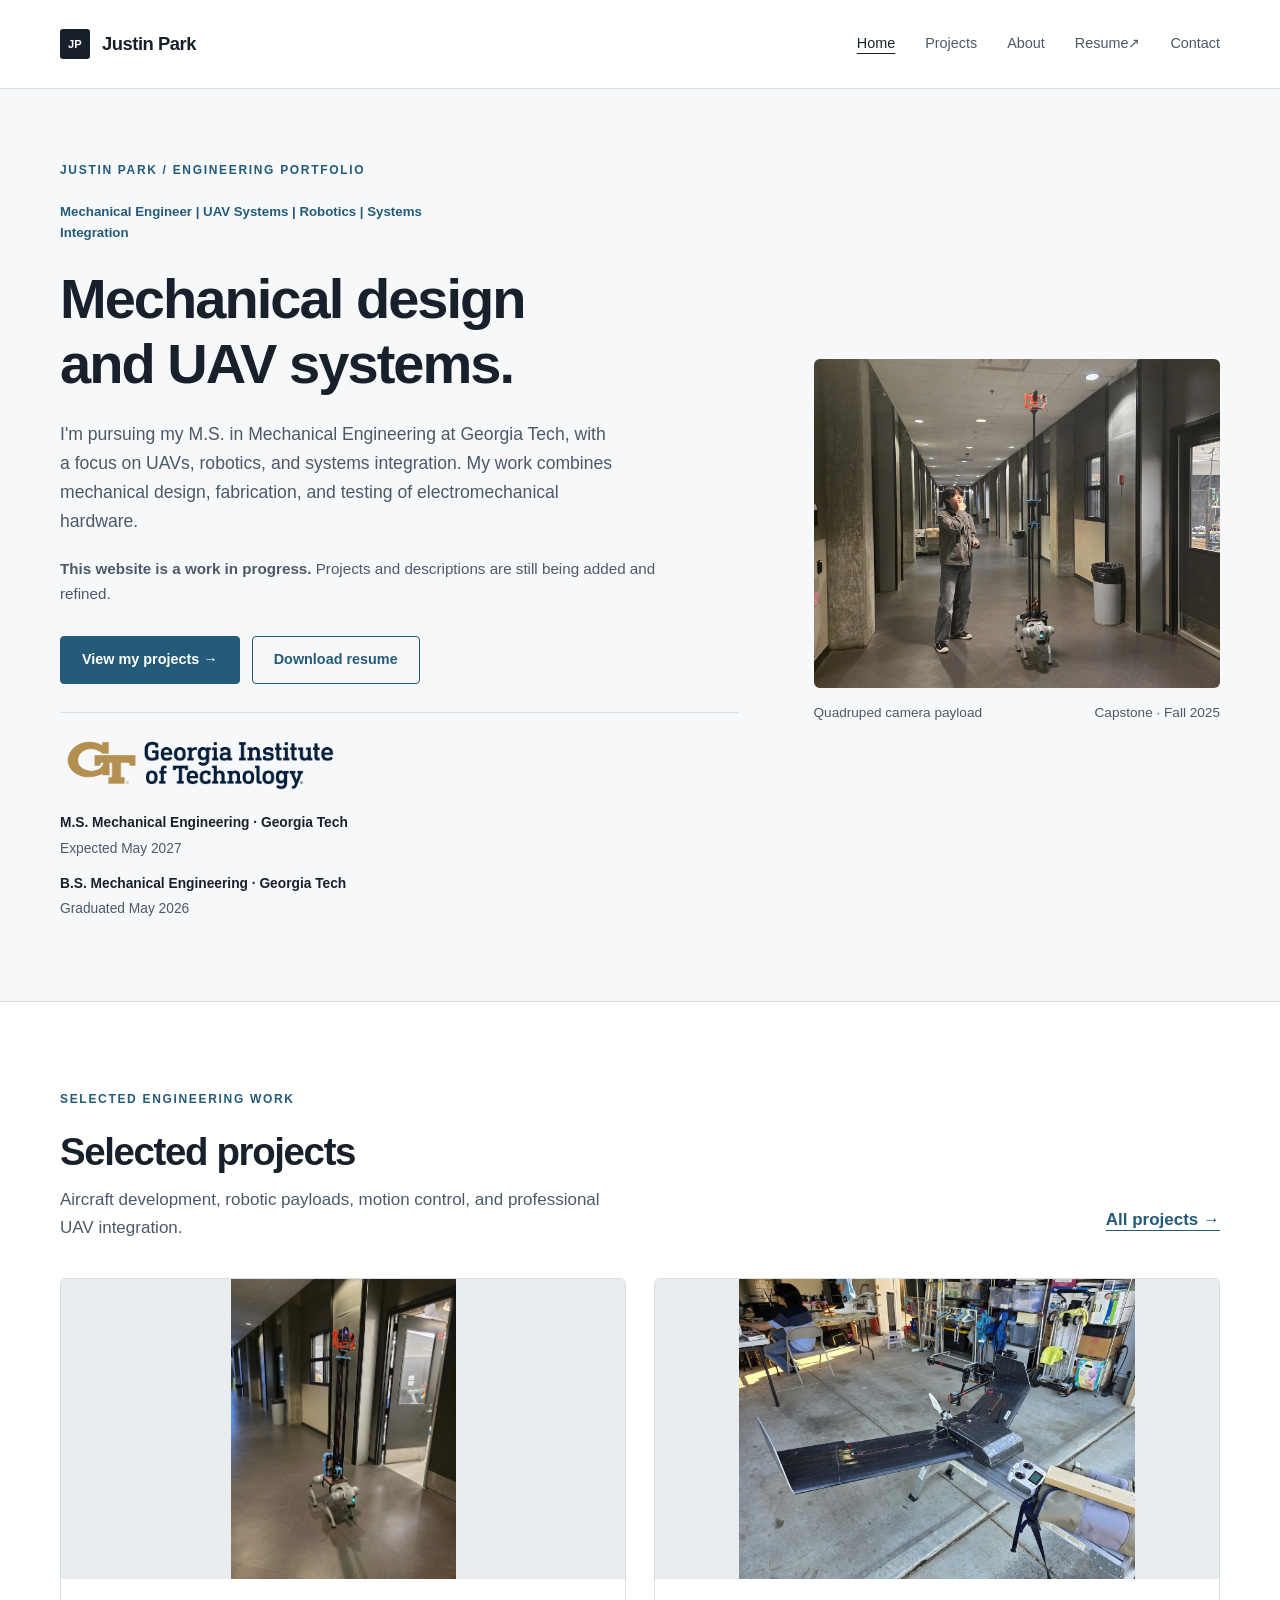
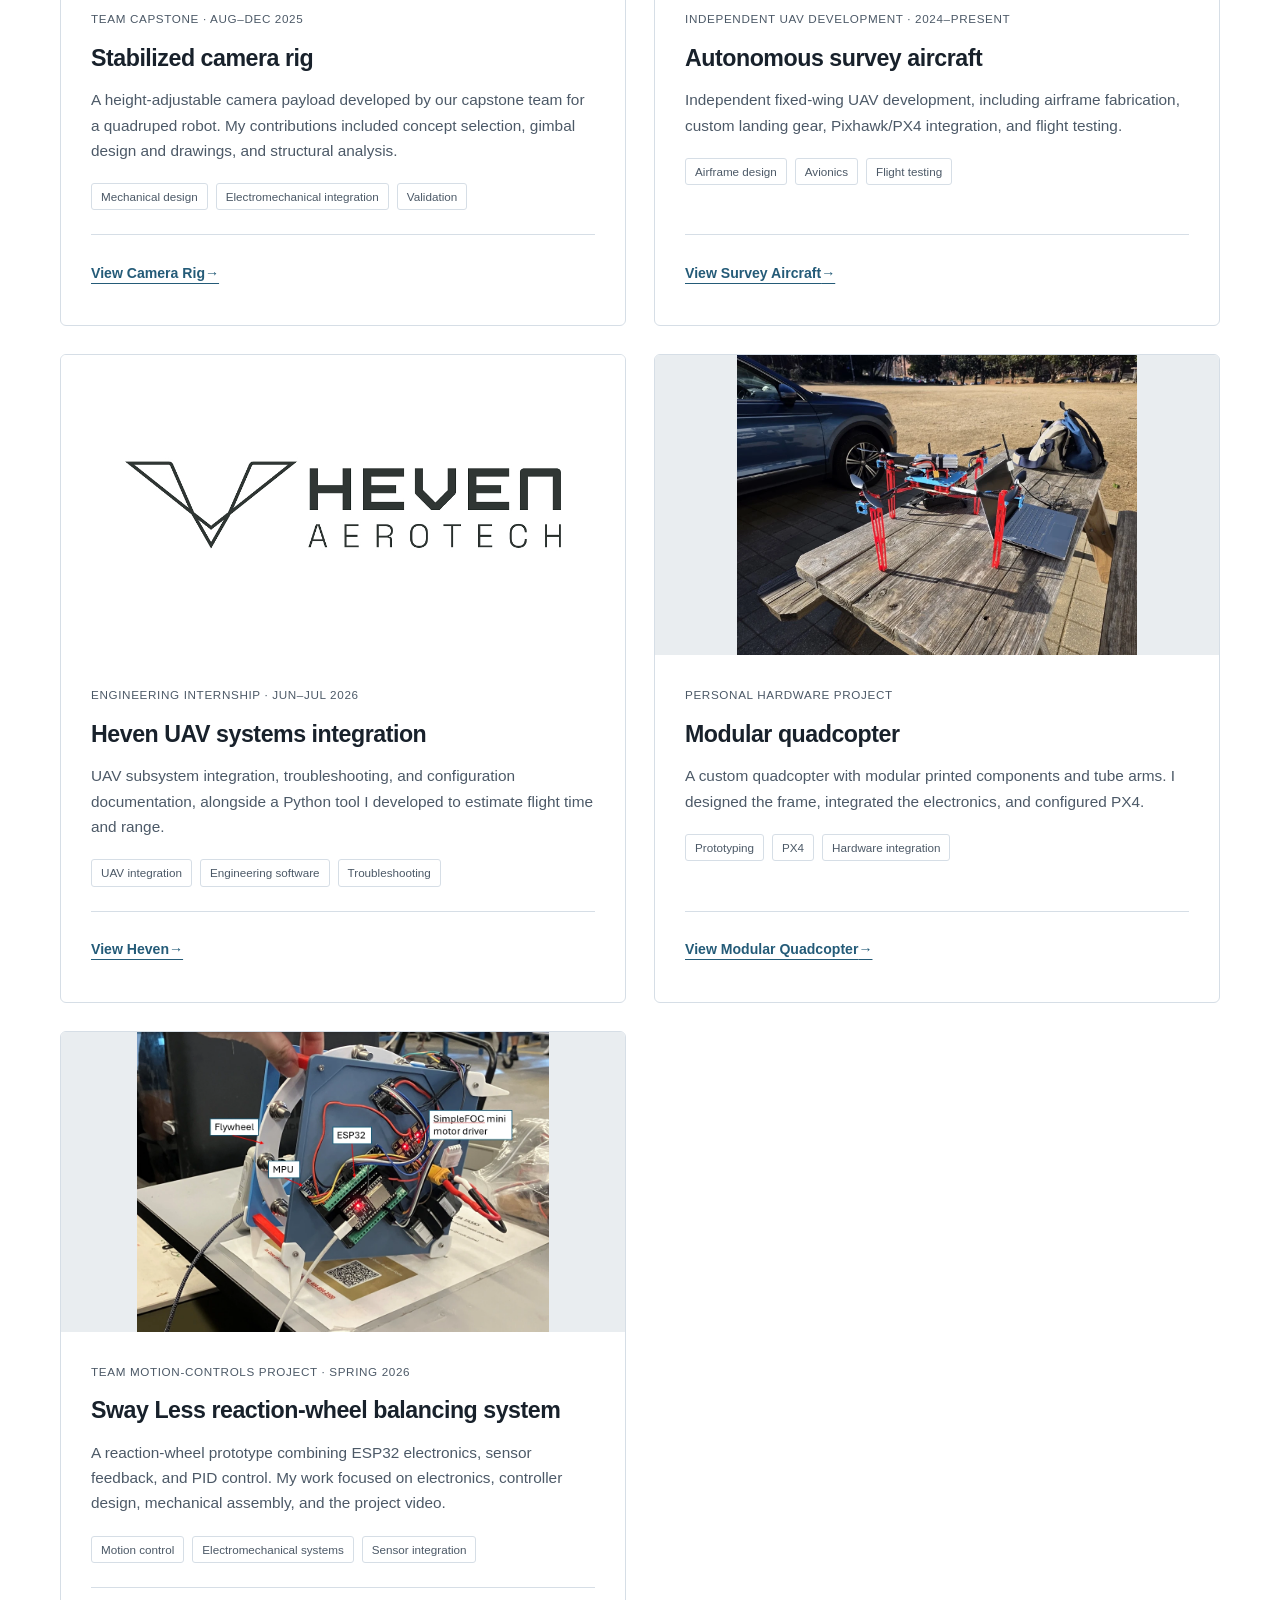
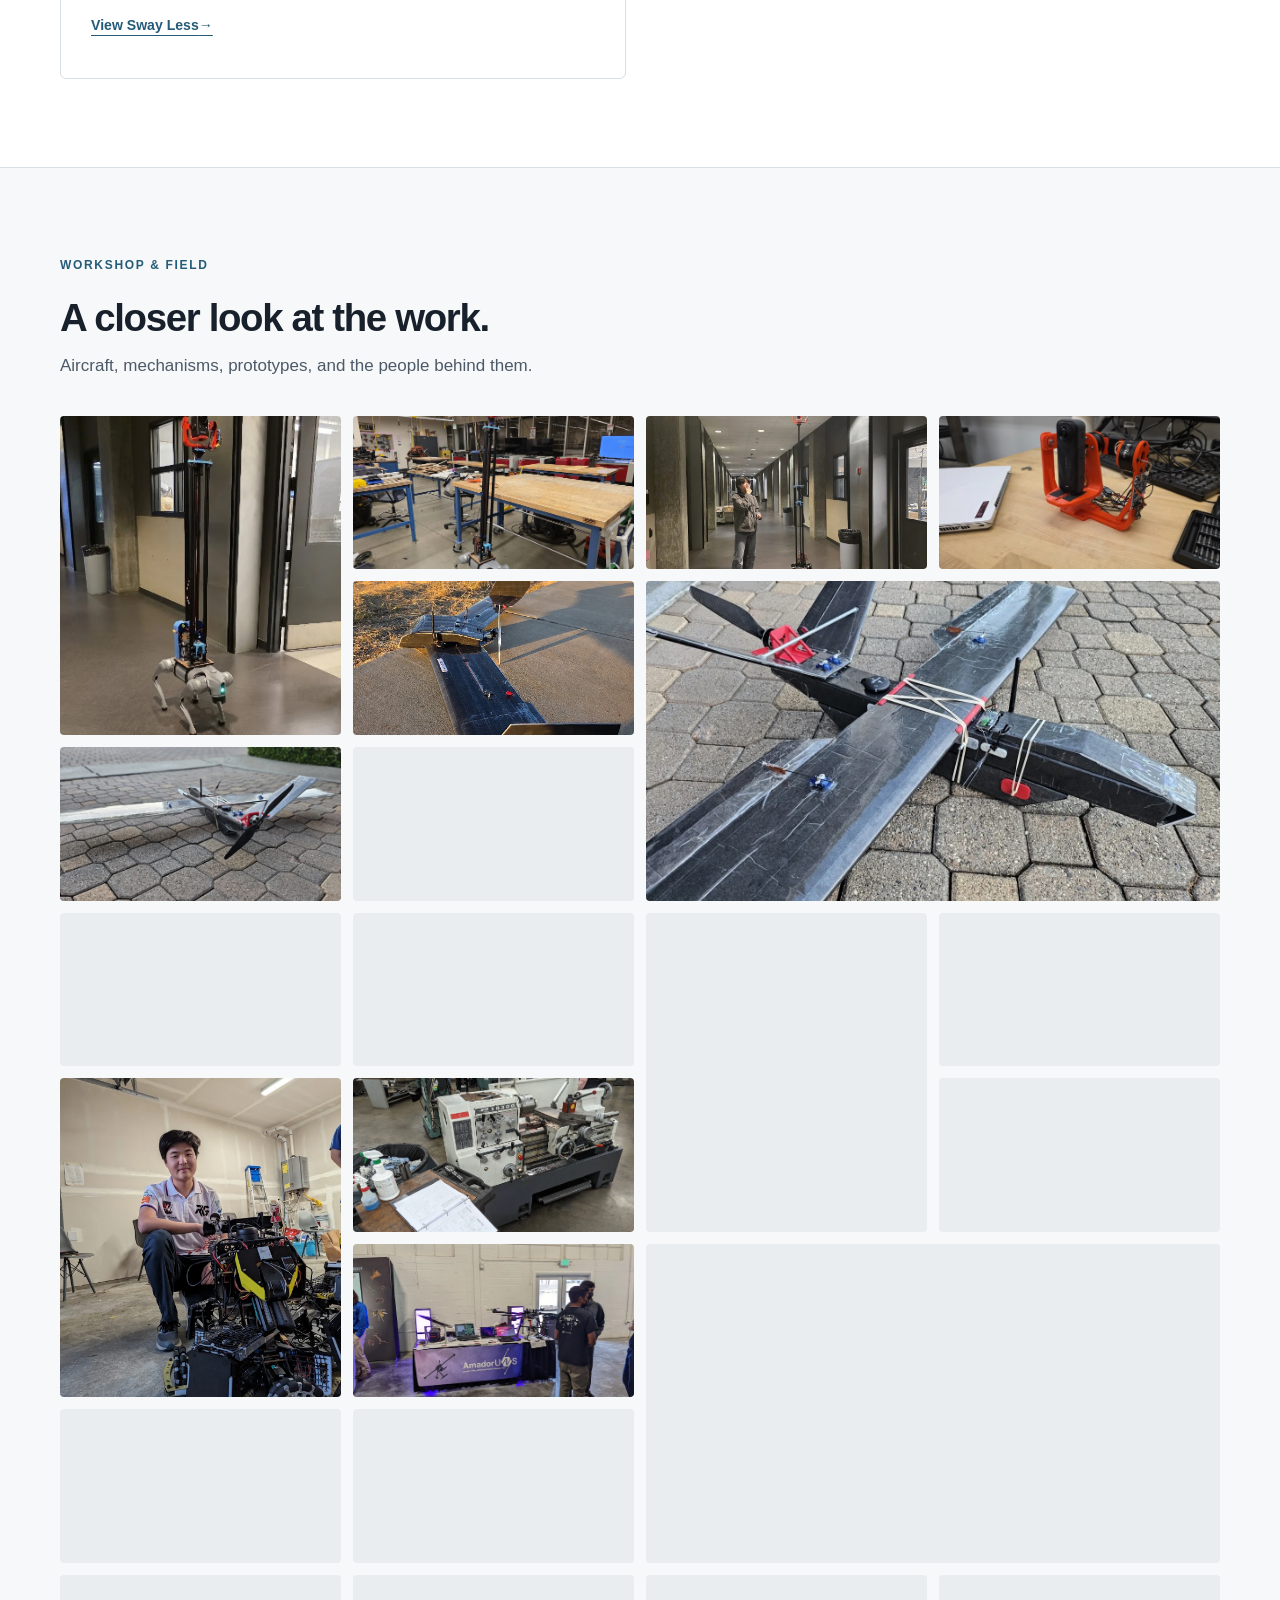
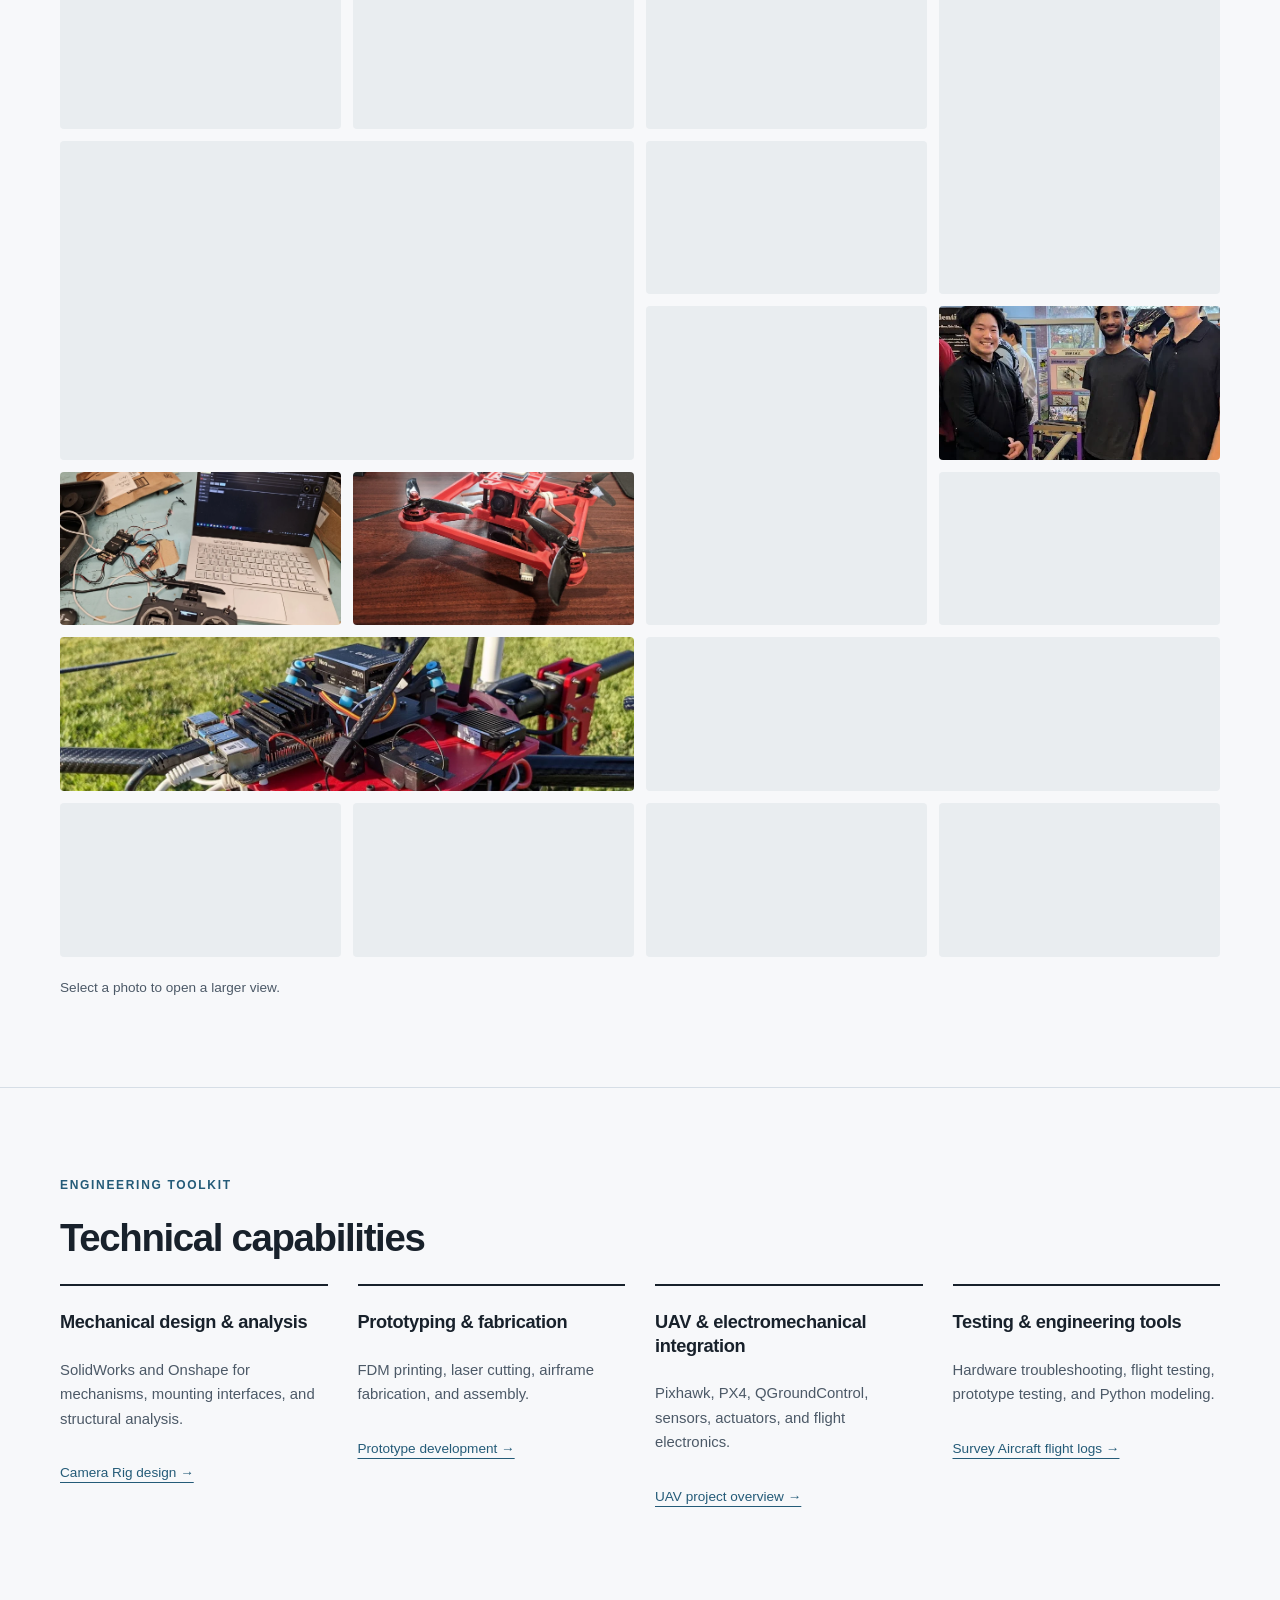
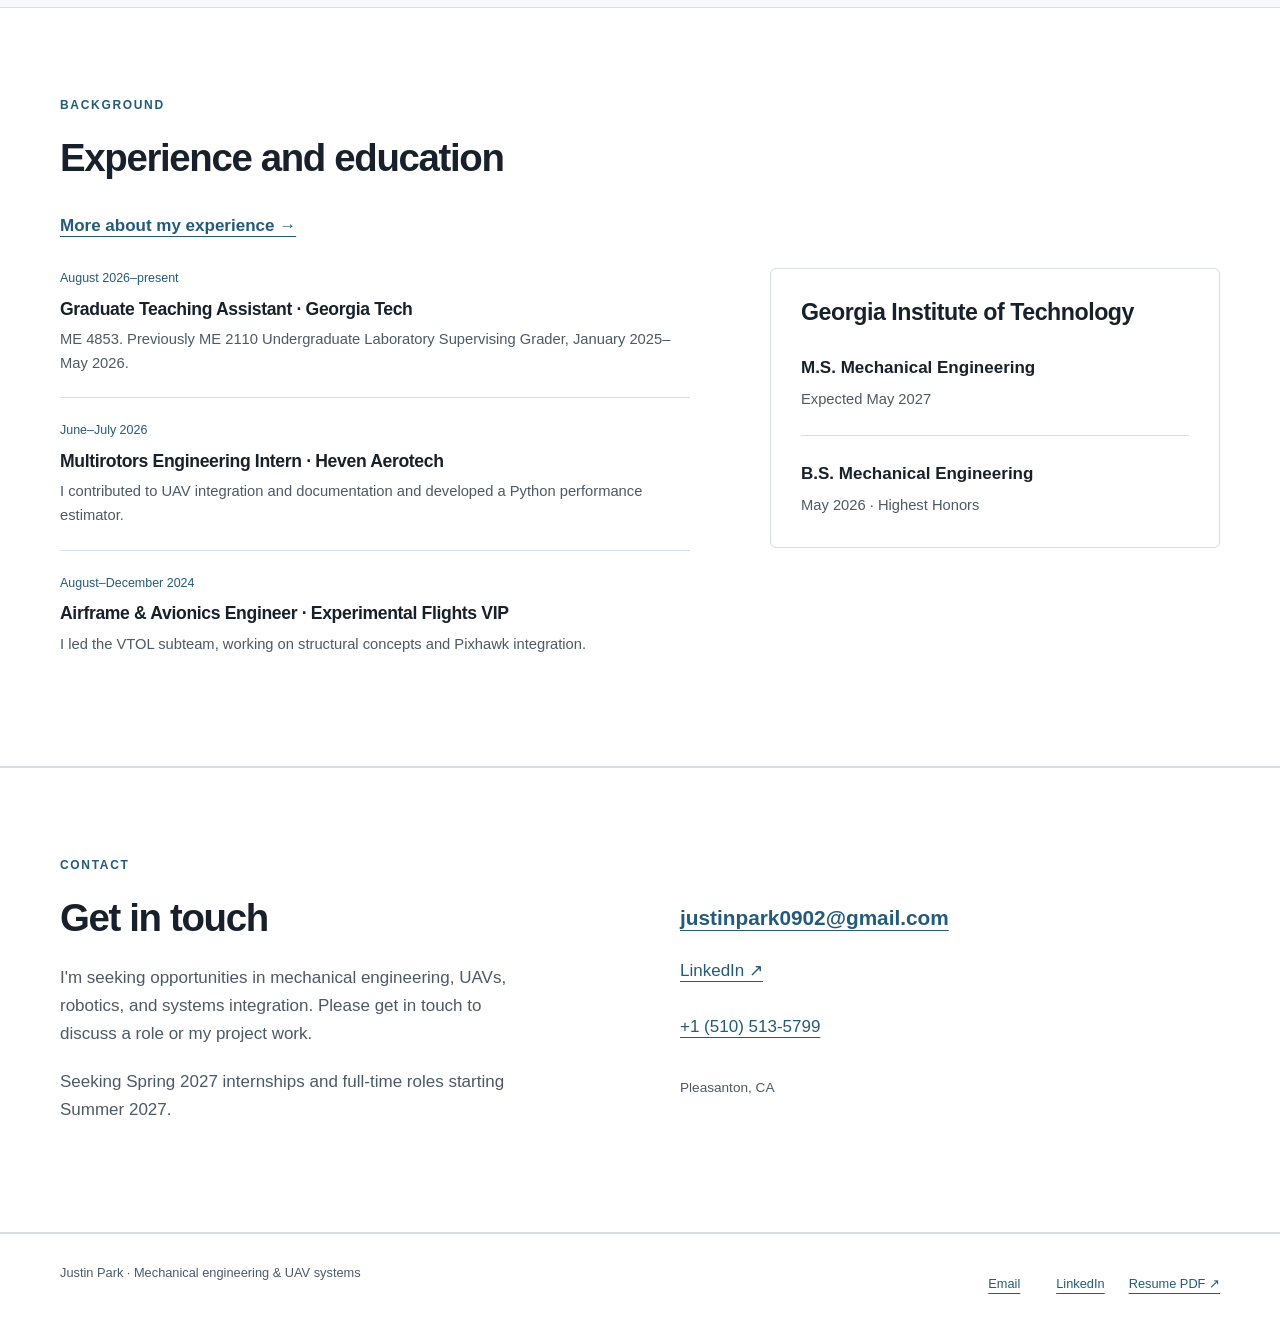
<file: website/index.html>
<!doctype html>
<html lang="en"><head><meta charset="utf-8"><meta name="viewport" content="width=device-width, initial-scale=1"><title>Justin Park — Mechanical Engineering & UAV Systems</title><meta name="description" content="Justin Park, a mechanical engineering graduate student at Georgia Tech. My projects include UAVs, robotics, and systems integration."><link rel="icon" href="assets/images/site-mark.svg" type="image/svg+xml"><meta name="theme-color" content="#245b78"><link rel="stylesheet" href="assets/css/styles.css?v=complete-1"><script src="assets/js/main.js?v=complete-1" defer></script><meta property="og:title" content="Justin Park — Mechanical Engineering &amp; UAV Systems"><meta property="og:description" content="Justin Park, a mechanical engineering graduate student at Georgia Tech. My projects include UAVs, robotics, and systems integration."><meta property="og:type" content="website"><meta property="og:site_name" content="Justin Park — Engineering Portfolio"><meta property="og:locale" content="en_US"><meta name="twitter:card" content="summary"><link rel="canonical" href="https://justinsejinpark.com/"><meta property="og:url" content="https://justinsejinpark.com/"><meta property="og:image" content="https://justinsejinpark.com/assets/images/camera-rig/camera-rig-hero.webp"><meta property="og:image:width" content="3000"><meta property="og:image:height" content="2434"><meta property="og:image:alt" content="Justin Park beside the camera rig mounted on a quadruped robot"><meta name="twitter:image" content="https://justinsejinpark.com/assets/images/camera-rig/camera-rig-hero.webp"><meta name="twitter:image:alt" content="Justin Park beside the camera rig mounted on a quadruped robot"></head><body><a class="skip-link" href="#main">Skip to content</a>
<header class="site-header"><div class="container header-inner">
<a class="brand" href="./" aria-label="Justin Park, home"><span class="brand-mark" aria-hidden="true">JP</span>Justin Park</a>
<button class="nav-toggle" type="button" aria-expanded="false" aria-controls="site-navigation">Menu</button>
<nav class="nav-links" id="site-navigation" aria-label="Main navigation"><a href="./" aria-current="page">Home</a><a href="projects/">Projects</a><a href="about/">About</a>
<a href="assets/documents/justin-park-resume.pdf" target="_blank" rel="noopener" aria-label="Resume PDF, opens in a new tab">Resume <span aria-hidden="true">↗</span></a><a href="./#contact">Contact</a></nav></div></header><main id="main" tabindex="-1"><div class="container hero"><div><span class="eyebrow">Justin Park / Engineering portfolio</span><p class="headline">Mechanical Engineer | UAV Systems | Robotics | Systems Integration</p><h1>Mechanical design and UAV systems.</h1><p class="intro">I'm pursuing my M.S. in Mechanical Engineering at Georgia Tech, with a focus on UAVs, robotics, and systems integration. My work combines mechanical design, fabrication, and testing of electromechanical hardware.</p><p class="portfolio-note"><strong>This website is a work in progress.</strong> Projects and descriptions are still being added and refined.</p><div class="actions"><a class="button" href="projects/">View my projects <span aria-hidden="true">&nbsp;→</span></a><a class="button secondary" href="assets/documents/justin-park-resume.pdf" download>Download resume</a></div><div class="availability"><img class="university-wordmark" src="assets/images/education/georgia-tech-wordmark.png" alt="Georgia Institute of Technology" width="1500" height="338"><strong>M.S. Mechanical Engineering · Georgia Tech</strong>Expected May 2027<strong class="undergraduate-degree">B.S. Mechanical Engineering · Georgia Tech</strong>Graduated May 2026</div></div><figure class="hero-image"><img src="assets/images/camera-rig/camera-rig-hero.webp" alt="Justin Park beside the completed camera rig mounted on a quadruped robot in a hallway" width="3000" height="2434" fetchpriority="high"><figcaption><span>Quadruped camera payload</span><span>Capstone · Fall 2025</span></figcaption></figure></div>
<section class="section section-white" aria-labelledby="work-title"><div class="container"><div class="section-heading"><div><span class="eyebrow">Selected engineering work</span><h2 id="work-title">Selected projects</h2><p class="muted">Aircraft development, robotic payloads, motion control, and professional UAV integration.</p></div><a class="text-link" href="projects/">All projects →</a></div><div class="project-grid"><article class="project-card" id="camera-rig"><div class="card-media"><img src="assets/images/camera-rig/completed-rig.webp" alt="Completed height-adjustable camera rig mounted on a Unitree quadruped robot in a hallway" loading="lazy" width="978" height="1304"></div><div class="card-content"><div class="card-context">Team capstone · Aug–Dec 2025</div><h3>Stabilized camera rig</h3><p>A height-adjustable camera payload developed by our capstone team for a quadruped robot. My contributions included concept selection, gimbal design and drawings, and structural analysis.</p><ul class="tags" aria-label="Engineering areas"><li>Mechanical design</li><li>Electromechanical integration</li><li>Validation</li></ul><div class="card-action"><a href="projects/stabilized-camera-rig/">View Camera Rig <span aria-hidden="true">→</span></a></div></div></article><article class="project-card" id="survey-aircraft"><div class="card-media"><img src="assets/images/survey-aircraft/flying-wing.webp" alt="Custom flying-wing survey aircraft on a workshop stand" loading="lazy" width="1280" height="968"></div><div class="card-content"><div class="card-context">Independent UAV development · 2024–present</div><h3>Autonomous survey aircraft</h3><p>Independent fixed-wing UAV development, including airframe fabrication, custom landing gear, Pixhawk/PX4 integration, and flight testing.</p><ul class="tags" aria-label="Engineering areas"><li>Airframe design</li><li>Avionics</li><li>Flight testing</li></ul><div class="card-action"><a href="projects/survey-aircraft/">View Survey Aircraft <span aria-hidden="true">→</span></a></div></div></article><article class="project-card" id="heven"><div class="card-media heven-logo"><img src="assets/images/heven/heven-aerotech-logo.png" alt="Heven Aerotech company logo" width="784" height="410" loading="lazy"></div><div class="card-content"><div class="card-context">Engineering internship · Jun–Jul 2026</div><h3>Heven UAV systems integration</h3><p>UAV subsystem integration, troubleshooting, and configuration documentation, alongside a Python tool I developed to estimate flight time and range.</p><ul class="tags" aria-label="Engineering areas"><li>UAV integration</li><li>Engineering software</li><li>Troubleshooting</li></ul><div class="card-action"><a href="projects/heven/">View Heven <span aria-hidden="true">→</span></a></div></div></article><article class="project-card" id="modular-quadcopter"><div class="card-media"><img src="assets/images/modular-quadcopter/completed-quad.webp" alt="Assembled quadcopter with printed components and tube arms on a table outdoors" loading="lazy" width="1280" height="960"></div><div class="card-content"><div class="card-context">Personal hardware project</div><h3>Modular quadcopter</h3><p>A custom quadcopter with modular printed components and tube arms. I designed the frame, integrated the electronics, and configured PX4.</p><ul class="tags" aria-label="Engineering areas"><li>Prototyping</li><li>PX4</li><li>Hardware integration</li></ul><div class="card-action"><a href="projects/modular-quadcopter/">View Modular Quadcopter <span aria-hidden="true">→</span></a></div></div></article><article class="project-card" id="sway-less"><div class="card-media"><img src="assets/images/sway-less/electronics.webp" alt="Sway Less prototype showing ESP32, IMU, and motor-driver integration" width="1056" height="770" loading="lazy"></div><div class="card-content"><div class="card-context">Team motion-controls project · Spring 2026</div><h3>Sway Less reaction-wheel balancing system</h3><p>A reaction-wheel prototype combining ESP32 electronics, sensor feedback, and PID control. My work focused on electronics, controller design, mechanical assembly, and the project video.</p><ul class="tags" aria-label="Engineering areas"><li>Motion control</li><li>Electromechanical systems</li><li>Sensor integration</li></ul><div class="card-action"><a href="projects/sway-less/">View Sway Less <span aria-hidden="true">→</span></a></div></div></article></div></div></section>
<section class="section home-collage-section" id="workshop-gallery" aria-labelledby="collage-title"><div class="container"><div class="section-heading"><div><span class="eyebrow">Workshop &amp; field</span><h2 id="collage-title">A closer look at the work.</h2><p class="muted">Aircraft, mechanisms, prototypes, and the people behind them.</p></div></div><div class="photo-collage"><figure class="collage-photo"><a href="assets/images/home-collage/reference-01.webp" target="_blank" rel="noopener" aria-label="View photo 1: Height-adjustable camera payload on a quadruped robot in a hallway (opens in a new tab)"><img src="assets/images/home-collage/reference-01.webp" alt="Height-adjustable camera payload on a quadruped robot in a hallway" width="607" height="809" loading="lazy" decoding="async"></a></figure><figure class="collage-photo"><a href="assets/images/home-collage/reference-02.webp" target="_blank" rel="noopener" aria-label="View photo 2: Camera rig and quadruped robot beside a workshop table (opens in a new tab)"><img src="assets/images/home-collage/reference-02.webp" alt="Camera rig and quadruped robot beside a workshop table" width="1280" height="960" loading="lazy" decoding="async"></a></figure><figure class="collage-photo"><a href="assets/images/home-collage/reference-03.webp" target="_blank" rel="noopener" aria-label="View photo 3: Quadruped camera rig viewed down an indoor hallway (opens in a new tab)"><img src="assets/images/home-collage/reference-03.webp" alt="Quadruped camera rig viewed down an indoor hallway" width="978" height="1304" loading="lazy" decoding="async"></a></figure><figure class="collage-photo"><a href="assets/images/home-collage/reference-04.webp" target="_blank" rel="noopener" aria-label="View photo 4: Camera and red gimbal assembly on a workbench (opens in a new tab)"><img src="assets/images/home-collage/reference-04.webp" alt="Camera and red gimbal assembly on a workbench" width="1280" height="960" loading="lazy" decoding="async"></a></figure><figure class="collage-photo"><a href="assets/images/home-collage/reference-05.webp" target="_blank" rel="noopener" aria-label="View photo 5: Flying-wing aircraft outdoors near a paved path (opens in a new tab)"><img src="assets/images/home-collage/reference-05.webp" alt="Flying-wing aircraft outdoors near a paved path" width="953" height="1270" loading="lazy" decoding="async"></a></figure><figure class="collage-photo"><a href="assets/images/home-collage/reference-06.webp" target="_blank" rel="noopener" aria-label="View photo 6: Dark foamboard survey aircraft on a paved surface (opens in a new tab)"><img src="assets/images/home-collage/reference-06.webp" alt="Dark foamboard survey aircraft on a paved surface" width="1278" height="798" loading="lazy" decoding="async"></a></figure><figure class="collage-photo"><a href="assets/images/home-collage/reference-07.webp" target="_blank" rel="noopener" aria-label="View photo 7: Foamboard aircraft and landing gear viewed from the side (opens in a new tab)"><img src="assets/images/home-collage/reference-07.webp" alt="Foamboard aircraft and landing gear viewed from the side" width="1280" height="960" loading="lazy" decoding="async"></a></figure><figure class="collage-photo"><a href="assets/images/home-collage/reference-08.webp" target="_blank" rel="noopener" aria-label="View photo 8: Survey aircraft and landing gear outdoors at sunset (opens in a new tab)"><img src="assets/images/home-collage/reference-08.webp" alt="Survey aircraft and landing gear outdoors at sunset" width="1280" height="960" loading="lazy" decoding="async"></a></figure><figure class="collage-photo"><a href="assets/images/home-collage/reference-09.webp" target="_blank" rel="noopener" aria-label="View photo 9: Conventional-tail survey aircraft resting on gravel (opens in a new tab)"><img src="assets/images/home-collage/reference-09.webp" alt="Conventional-tail survey aircraft resting on gravel" width="1280" height="960" loading="lazy" decoding="async"></a></figure><figure class="collage-photo"><a href="assets/images/home-collage/reference-10.webp" target="_blank" rel="noopener" aria-label="View photo 10: Light-colored survey aircraft beside a vehicle (opens in a new tab)"><img src="assets/images/home-collage/reference-10.webp" alt="Light-colored survey aircraft beside a vehicle" width="1280" height="960" loading="lazy" decoding="async"></a></figure><figure class="collage-photo"><a href="assets/images/home-collage/reference-11.webp" target="_blank" rel="noopener" aria-label="View photo 11: Robotics team with competition hardware outside a building (opens in a new tab)"><img src="assets/images/home-collage/reference-11.webp" alt="Robotics team with competition hardware outside a building" width="1280" height="1300" loading="lazy" decoding="async"></a></figure><figure class="collage-photo"><a href="assets/images/home-collage/reference-12.webp" target="_blank" rel="noopener" aria-label="View photo 12: Team members working around a competition robot (opens in a new tab)"><img src="assets/images/home-collage/reference-12.webp" alt="Team members working around a competition robot" width="1280" height="964" loading="lazy" decoding="async"></a></figure><figure class="collage-photo"><a href="assets/images/home-collage/reference-13.webp" target="_blank" rel="noopener" aria-label="View photo 13: Justin with a competition robot in a workshop (opens in a new tab)"><img src="assets/images/home-collage/reference-13.webp" alt="Justin with a competition robot in a workshop" width="956" height="1270" loading="lazy" decoding="async"></a></figure><figure class="collage-photo"><a href="assets/images/home-collage/reference-14.webp" target="_blank" rel="noopener" aria-label="View photo 14: Lathe in a workshop (opens in a new tab)"><img src="assets/images/home-collage/reference-14.webp" alt="Lathe in a workshop" width="1278" height="757" loading="lazy" decoding="async"></a></figure><figure class="collage-photo"><a href="assets/images/home-collage/reference-15.webp" target="_blank" rel="noopener" aria-label="View photo 15: Large multirotor aircraft on grass (opens in a new tab)"><img src="assets/images/home-collage/reference-15.webp" alt="Large multirotor aircraft on grass" width="1280" height="960" loading="lazy" decoding="async"></a></figure><figure class="collage-photo"><a href="assets/images/home-collage/reference-16.webp" target="_blank" rel="noopener" aria-label="View photo 16: AmadorUAVs exhibit and team member at an event (opens in a new tab)"><img src="assets/images/home-collage/reference-16.webp" alt="AmadorUAVs exhibit and team member at an event" width="1280" height="960" loading="lazy" decoding="async"></a></figure><figure class="collage-photo"><a href="assets/images/home-collage/reference-17.webp" target="_blank" rel="noopener" aria-label="View photo 17: Small multirotor aircraft close to the ground (opens in a new tab)"><img src="assets/images/home-collage/reference-17.webp" alt="Small multirotor aircraft close to the ground" width="1280" height="960" loading="lazy" decoding="async"></a></figure><figure class="collage-photo"><a href="assets/images/home-collage/reference-18.webp" target="_blank" rel="noopener" aria-label="View photo 18: Small quadcopter viewed from above (opens in a new tab)"><img src="assets/images/home-collage/reference-18.webp" alt="Small quadcopter viewed from above" width="1280" height="960" loading="lazy" decoding="async"></a></figure><figure class="collage-photo"><a href="assets/images/home-collage/reference-19.webp" target="_blank" rel="noopener" aria-label="View photo 19: Small multirotor aircraft on a workshop bench (opens in a new tab)"><img src="assets/images/home-collage/reference-19.webp" alt="Small multirotor aircraft on a workshop bench" width="1280" height="960" loading="lazy" decoding="async"></a></figure><figure class="collage-photo"><a href="assets/images/home-collage/reference-20.webp" target="_blank" rel="noopener" aria-label="View photo 20: Modular quadcopter assembled on an outdoor table (opens in a new tab)"><img src="assets/images/home-collage/reference-20.webp" alt="Modular quadcopter assembled on an outdoor table" width="1280" height="960" loading="lazy" decoding="async"></a></figure><figure class="collage-photo"><a href="assets/images/home-collage/reference-21.webp" target="_blank" rel="noopener" aria-label="View photo 21: Printed multirotor frame components during assembly (opens in a new tab)"><img src="assets/images/home-collage/reference-21.webp" alt="Printed multirotor frame components during assembly" width="1280" height="960" loading="lazy" decoding="async"></a></figure><figure class="collage-photo"><a href="assets/images/home-collage/reference-22.webp" target="_blank" rel="noopener" aria-label="View photo 22: Frame-analysis screenshot from the reference portfolio (opens in a new tab)"><img src="assets/images/home-collage/reference-22.webp" alt="Frame-analysis screenshot from the reference portfolio" width="1062" height="759" loading="lazy" decoding="async"></a></figure><figure class="collage-photo"><a href="assets/images/home-collage/reference-23.webp" target="_blank" rel="noopener" aria-label="View photo 23: Reinforced flying-wing aircraft in a workshop (opens in a new tab)"><img src="assets/images/home-collage/reference-23.webp" alt="Reinforced flying-wing aircraft in a workshop" width="1280" height="968" loading="lazy" decoding="async"></a></figure><figure class="collage-photo"><a href="assets/images/home-collage/reference-24.webp" target="_blank" rel="noopener" aria-label="View photo 24: Robotics demonstration setup with monitor and mechanism (opens in a new tab)"><img src="assets/images/home-collage/reference-24.webp" alt="Robotics demonstration setup with monitor and mechanism" width="953" height="1270" loading="lazy" decoding="async"></a></figure><figure class="collage-photo"><a href="assets/images/home-collage/reference-25.webp" target="_blank" rel="noopener" aria-label="View photo 25: Robot mechanism, wiring, and electronics during assembly (opens in a new tab)"><img src="assets/images/home-collage/reference-25.webp" alt="Robot mechanism, wiring, and electronics during assembly" width="978" height="1304" loading="lazy" decoding="async"></a></figure><figure class="collage-photo"><a href="assets/images/home-collage/reference-26.webp" target="_blank" rel="noopener" aria-label="View photo 26: Competition robot with lift and retrieval mechanisms (opens in a new tab)"><img src="assets/images/home-collage/reference-26.webp" alt="Competition robot with lift and retrieval mechanisms" width="953" height="1021" loading="lazy" decoding="async"></a></figure><figure class="collage-photo"><a href="assets/images/home-collage/reference-27.webp" target="_blank" rel="noopener" aria-label="View photo 27: Three team members beside their robot (opens in a new tab)"><img src="assets/images/home-collage/reference-27.webp" alt="Three team members beside their robot" width="452" height="354" loading="lazy" decoding="async"></a></figure><figure class="collage-photo"><a href="assets/images/home-collage/reference-28.webp" target="_blank" rel="noopener" aria-label="View photo 28: Electronics, radio controller, and laptop on a workbench (opens in a new tab)"><img src="assets/images/home-collage/reference-28.webp" alt="Electronics, radio controller, and laptop on a workbench" width="1280" height="960" loading="lazy" decoding="async"></a></figure><figure class="collage-photo"><a href="assets/images/home-collage/reference-29.webp" target="_blank" rel="noopener" aria-label="View photo 29: Red FPV quadcopter on a table (opens in a new tab)"><img src="assets/images/home-collage/reference-29.webp" alt="Red FPV quadcopter on a table" width="1280" height="960" loading="lazy" decoding="async"></a></figure><figure class="collage-photo"><a href="assets/images/home-collage/reference-30.webp" target="_blank" rel="noopener" aria-label="View photo 30: Multirotor aircraft and field equipment on grass (opens in a new tab)"><img src="assets/images/home-collage/reference-30.webp" alt="Multirotor aircraft and field equipment on grass" width="1280" height="960" loading="lazy" decoding="async"></a></figure><figure class="collage-photo"><a href="assets/images/home-collage/reference-31.webp" target="_blank" rel="noopener" aria-label="View photo 31: Close view of a multirotor frame and onboard electronics outdoors (opens in a new tab)"><img src="assets/images/home-collage/reference-31.webp" alt="Close view of a multirotor frame and onboard electronics outdoors" width="1280" height="960" loading="lazy" decoding="async"></a></figure><figure class="collage-photo"><a href="assets/images/home-collage/reference-32.webp" target="_blank" rel="noopener" aria-label="View photo 32: UAV team posing with aircraft at a field (opens in a new tab)"><img src="assets/images/home-collage/reference-32.webp" alt="UAV team posing with aircraft at a field" width="1200" height="431" loading="lazy" decoding="async"></a></figure><figure class="collage-photo"><a href="assets/images/home-collage/avionics-closeup.webp" aria-label="Enlarge image: Close view of multirotor flight electronics, receiver, and wiring"><img src="assets/images/home-collage/avionics-closeup.webp" alt="Close view of multirotor flight electronics, receiver, and wiring" width="958" height="719" loading="lazy" decoding="async"></a></figure><figure class="collage-photo"><a href="assets/images/home-collage/aircraft-field-setup.webp" aria-label="Enlarge image: Fixed-wing aircraft and flight equipment beside a vehicle outdoors"><img src="assets/images/home-collage/aircraft-field-setup.webp" alt="Fixed-wing aircraft and flight equipment beside a vehicle outdoors" width="958" height="719" loading="lazy" decoding="async"></a></figure><figure class="collage-photo"><a href="assets/images/home-collage/multirotor-assembly.webp" aria-label="Enlarge image: Large multirotor with exposed electronics and batteries during assembly"><img src="assets/images/home-collage/multirotor-assembly.webp" alt="Large multirotor with exposed electronics and batteries during assembly" width="958" height="719" loading="lazy" decoding="async"></a></figure><figure class="collage-photo"><a href="assets/images/home-collage/printed-quadcopter.webp" aria-label="Enlarge image: Red printed quadcopter frame with blue propellers on a workbench"><img src="assets/images/home-collage/printed-quadcopter.webp" alt="Red printed quadcopter frame with blue propellers on a workbench" width="958" height="719" loading="lazy" decoding="async"></a></figure></div><p class="collage-note">Select a photo to open a larger view.</p></div></section>
<section class="section" aria-labelledby="capabilities-title"><div class="container"><span class="eyebrow">Engineering toolkit</span><h2 id="capabilities-title">Technical capabilities</h2><div class="capability-grid"><article><h3>Mechanical design &amp; analysis</h3><p>SolidWorks and Onshape for mechanisms, mounting interfaces, and structural analysis.</p><a href="projects/stabilized-camera-rig/#design">Camera Rig design →</a></article><article><h3>Prototyping &amp; fabrication</h3><p>FDM printing, laser cutting, airframe fabrication, and assembly.</p><a href="projects/stabilized-camera-rig/#manufacturing">Prototype development →</a></article><article><h3>UAV &amp; electromechanical integration</h3><p>Pixhawk, PX4, QGroundControl, sensors, actuators, and flight electronics.</p><a href="projects/survey-aircraft/#integration">UAV project overview →</a></article><article><h3>Testing &amp; engineering tools</h3><p>Hardware troubleshooting, flight testing, prototype testing, and Python modeling.</p><a href="projects/survey-aircraft/#flight-logs">Survey Aircraft flight logs →</a></article></div></div></section>
<section class="section section-white" aria-labelledby="experience-title"><div class="container"><span class="eyebrow">Background</span><h2 id="experience-title">Experience and education</h2><p><a class="text-link" href="about/">More about my experience →</a></p><div class="experience-grid"><ul class="timeline"><li><time>August 2026–present</time><h3>Graduate Teaching Assistant · Georgia Tech</h3><p>ME 4853. Previously ME 2110 Undergraduate Laboratory Supervising Grader, January 2025–May 2026.</p></li><li><time>June–July 2026</time><h3>Multirotors Engineering Intern · Heven Aerotech</h3><p>I contributed to UAV integration and documentation and developed a Python performance estimator.</p></li><li><time>August–December 2024</time><h3>Airframe &amp; Avionics Engineer · Experimental Flights VIP</h3><p>I led the VTOL subteam, working on structural concepts and Pixhawk integration.</p></li></ul><div class="education"><h3>Georgia Institute of Technology</h3><div class="degree"><strong>M.S. Mechanical Engineering</strong><p>Expected May 2027</p></div><div class="degree"><strong>B.S. Mechanical Engineering</strong><p>May 2026 · Highest Honors</p></div></div></div></div></section><section class="section section-white" id="contact" aria-labelledby="contact-title"><div class="container contact"><div><span class="eyebrow">Contact</span><h2 id="contact-title">Get in touch</h2><p>I'm seeking opportunities in mechanical engineering, UAVs, robotics, and systems integration. Please get in touch to discuss a role or my project work.</p><p>Seeking Spring 2027 internships and full-time roles starting Summer 2027.</p></div><div class="contact-links"><a class="email" href="mailto:justinpark0902@gmail.com">justinpark0902@gmail.com</a><a href="https://www.linkedin.com/in/justinpark-eng/">LinkedIn ↗</a><a href="tel:+15105135799">+1 (510) 513-5799</a><p class="location">Pleasanton, CA</p></div></div></section></main><footer class="site-footer"><div class="container footer-inner"><span>Justin Park · Mechanical engineering &amp; UAV systems</span><div class="footer-links"><a href="mailto:justinpark0902@gmail.com">Email</a><a href="https://www.linkedin.com/in/justinpark-eng/">LinkedIn</a><a href="assets/documents/justin-park-resume.pdf" target="_blank" rel="noopener">Resume PDF ↗</a></div></div></footer></body></html>
</file>
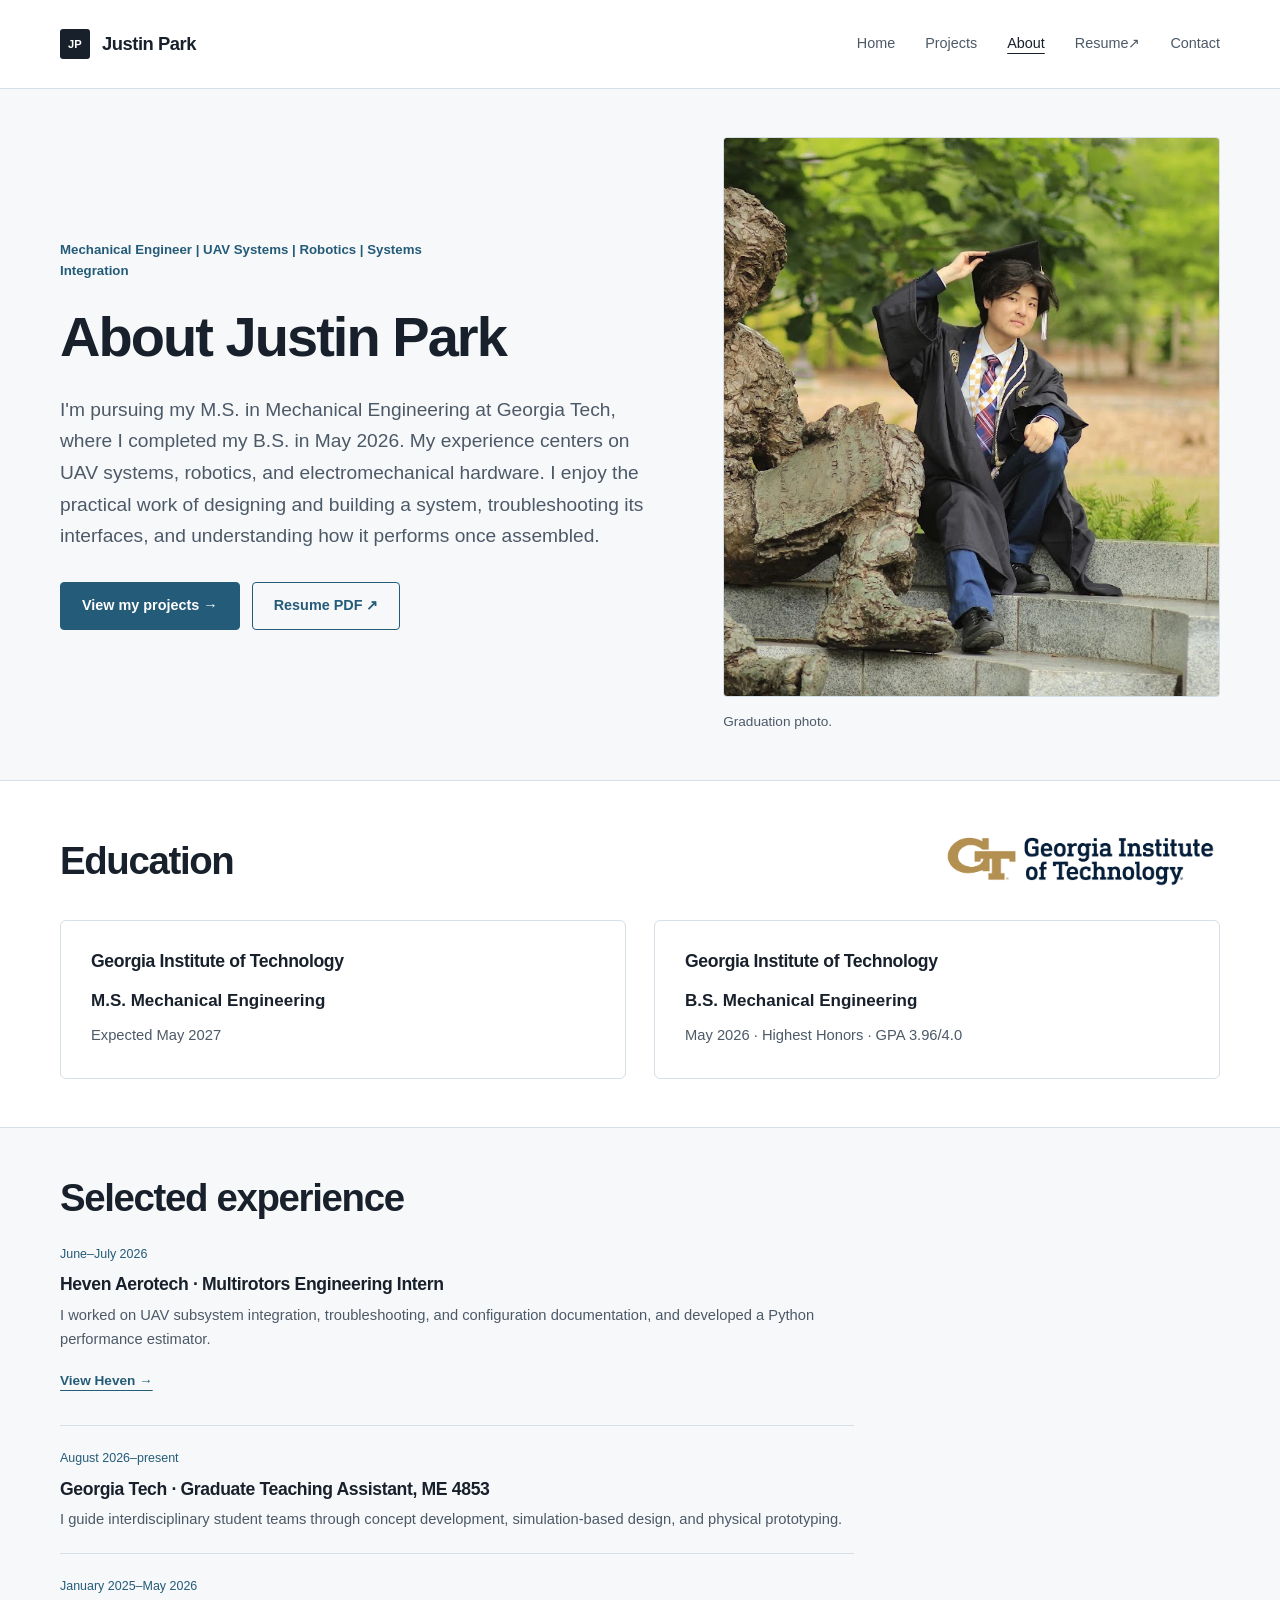
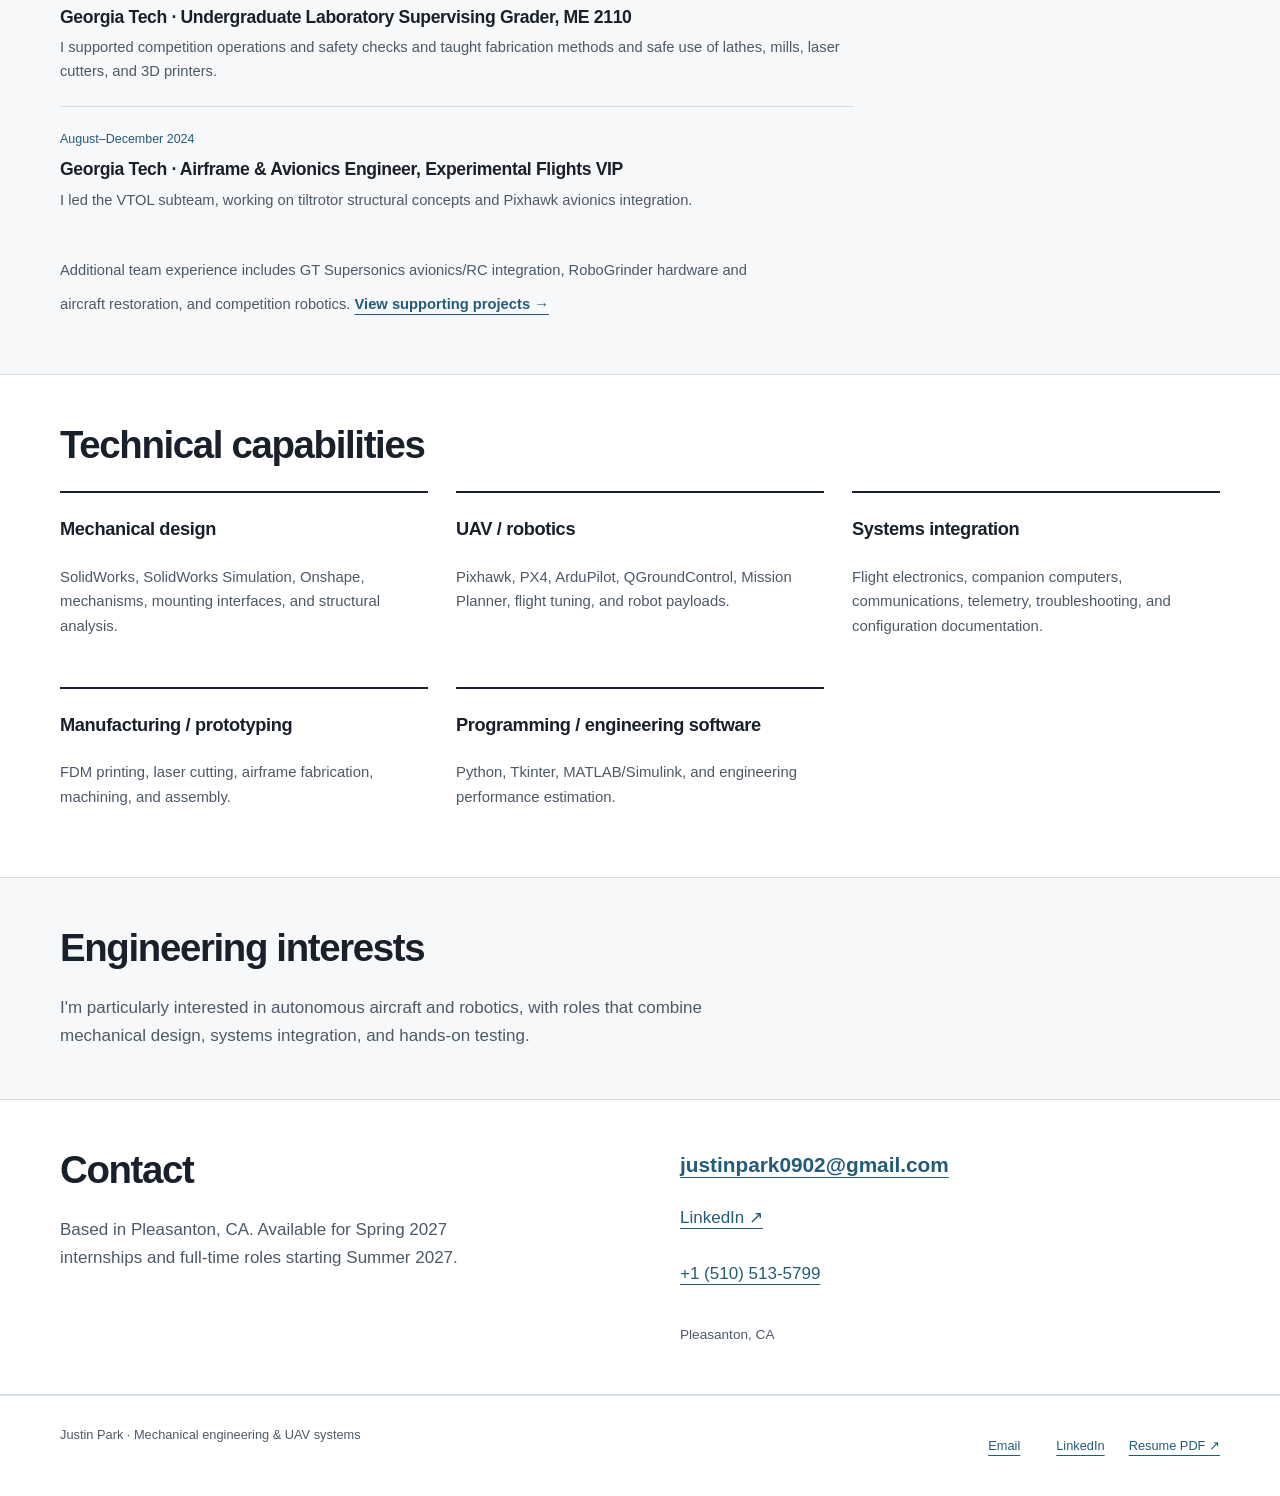
<file: website/about/index.html>
<!doctype html>
<html lang="en"><head><meta charset="utf-8"><meta name="viewport" content="width=device-width, initial-scale=1"><title>About — Justin Park</title><meta name="description" content="About Justin Park, a Georgia Tech mechanical engineering graduate student working on UAVs, robotics, and systems integration."><link rel="icon" href="../assets/images/site-mark.svg" type="image/svg+xml"><meta name="theme-color" content="#245b78"><link rel="stylesheet" href="../assets/css/styles.css?v=complete-1"><script src="../assets/js/main.js?v=complete-1" defer></script><meta property="og:title" content="About — Justin Park"><meta property="og:description" content="About Justin Park, a Georgia Tech mechanical engineering graduate student working on UAVs, robotics, and systems integration."><meta property="og:type" content="website"><meta property="og:site_name" content="Justin Park — Engineering Portfolio"><meta property="og:locale" content="en_US"><meta name="twitter:card" content="summary"><link rel="canonical" href="https://justinsejinpark.com/about/"><meta property="og:url" content="https://justinsejinpark.com/about/"><meta property="og:image" content="https://justinsejinpark.com/assets/images/about/justin-graduation.webp"><meta property="og:image:width" content="1367"><meta property="og:image:height" content="911"><meta property="og:image:alt" content="Justin Park graduation photo"><meta name="twitter:image" content="https://justinsejinpark.com/assets/images/about/justin-graduation.webp"><meta name="twitter:image:alt" content="Justin Park graduation photo"></head>
<body><a class="skip-link" href="#main">Skip to content</a><header class="site-header"><div class="container header-inner">
<a class="brand" href="../" aria-label="Justin Park, home"><span class="brand-mark" aria-hidden="true">JP</span>Justin Park</a>
<button class="nav-toggle" type="button" aria-expanded="false" aria-controls="site-navigation">Menu</button>
<nav class="nav-links" id="site-navigation" aria-label="Main navigation"><a href="../">Home</a><a href="../projects/">Projects</a><a href="../about/" aria-current="page">About</a>
<a href="../assets/documents/justin-park-resume.pdf" target="_blank" rel="noopener" aria-label="Resume PDF, opens in a new tab">Resume <span aria-hidden="true">↗</span></a><a href="../#contact">Contact</a></nav></div></header><main id="main" tabindex="-1">
<div class="container hero about-hero"><div><p class="headline">Mechanical Engineer | UAV Systems | Robotics | Systems Integration</p><h1>About Justin Park</h1><p class="lead">I'm pursuing my M.S. in Mechanical Engineering at Georgia Tech, where I completed my B.S. in May 2026. My experience centers on UAV systems, robotics, and electromechanical hardware. I enjoy the practical work of designing and building a system, troubleshooting its interfaces, and understanding how it performs once assembled.</p><div class="actions"><a class="button" href="../projects/">View my projects →</a><a class="button secondary" href="../assets/documents/justin-park-resume.pdf" target="_blank" rel="noopener">Resume PDF ↗</a></div></div><figure class="hero-image technical-figure"><a href="../assets/images/about/justin-graduation.webp" aria-label="Enlarge image: Justin Park in graduation attire seated beside a statue"><img src="../assets/images/about/justin-graduation.webp" alt="Justin Park in graduation attire seated beside a statue outdoors" width="1367" height="911" fetchpriority="high"></a><figcaption>Graduation photo.</figcaption></figure></div>
<section class="section section-white about-section" aria-labelledby="education-title"><div class="container"><div class="education-heading"><h2 id="education-title">Education</h2><img class="university-wordmark" src="../assets/images/education/georgia-tech-wordmark.png" alt="Georgia Institute of Technology" width="1500" height="338" loading="lazy"></div><div class="about-education"><article class="education"><h3>Georgia Institute of Technology</h3><strong>M.S. Mechanical Engineering</strong><p class="muted">Expected May 2027</p></article><article class="education"><h3>Georgia Institute of Technology</h3><strong>B.S. Mechanical Engineering</strong><p class="muted">May 2026 · Highest Honors · GPA 3.96/4.0</p></article></div></div></section>
<section class="section about-section" aria-labelledby="experience-title"><div class="container"><h2 id="experience-title">Selected experience</h2><ul class="timeline about-experience">
<li><time>June–July 2026</time><h3>Heven Aerotech · Multirotors Engineering Intern</h3><p>I worked on UAV subsystem integration, troubleshooting, and configuration documentation, and developed a Python performance estimator.</p><a class="text-link" href="../projects/heven/">View Heven →</a></li>
<li><time>August 2026–present</time><h3>Georgia Tech · Graduate Teaching Assistant, ME 4853</h3><p>I guide interdisciplinary student teams through concept development, simulation-based design, and physical prototyping.</p></li>
<li><time>January 2025–May 2026</time><h3>Georgia Tech · Undergraduate Laboratory Supervising Grader, ME 2110</h3><p>I supported competition operations and safety checks and taught fabrication methods and safe use of lathes, mills, laser cutters, and 3D printers.</p></li>
<li><time>August–December 2024</time><h3>Georgia Tech · Airframe &amp; Avionics Engineer, Experimental Flights VIP</h3><p>I led the VTOL subteam, working on tiltrotor structural concepts and Pixhawk avionics integration.</p></li>
</ul><p class="about-supporting">Additional team experience includes GT Supersonics avionics/RC integration, RoboGrinder hardware and aircraft restoration, and competition robotics. <a class="text-link" href="../projects/#secondary-title">View supporting projects →</a></p></div></section>
<section class="section section-white about-section" aria-labelledby="skills-title"><div class="container"><h2 id="skills-title">Technical capabilities</h2><div class="capability-grid about-capabilities">
<article><h3>Mechanical design</h3><p>SolidWorks, SolidWorks Simulation, Onshape, mechanisms, mounting interfaces, and structural analysis.</p></article>
<article><h3>UAV / robotics</h3><p>Pixhawk, PX4, ArduPilot, QGroundControl, Mission Planner, flight tuning, and robot payloads.</p></article>
<article><h3>Systems integration</h3><p>Flight electronics, companion computers, communications, telemetry, troubleshooting, and configuration documentation.</p></article>
<article><h3>Manufacturing / prototyping</h3><p>FDM printing, laser cutting, airframe fabrication, machining, and assembly.</p></article>
<article><h3>Programming / engineering software</h3><p>Python, Tkinter, MATLAB/Simulink, and engineering performance estimation.</p></article>
</div></div></section>
<section class="section about-section" aria-labelledby="interests-title"><div class="container"><h2 id="interests-title">Engineering interests</h2><p class="about-interests">I'm particularly interested in autonomous aircraft and robotics, with roles that combine mechanical design, systems integration, and hands-on testing.</p></div></section>
<section class="section section-white about-section" id="contact" aria-labelledby="contact-title"><div class="container contact"><div><h2 id="contact-title">Contact</h2><p>Based in Pleasanton, CA. Available for Spring 2027 internships and full-time roles starting Summer 2027.</p></div><div class="contact-links"><a class="email" href="mailto:justinpark0902@gmail.com">justinpark0902@gmail.com</a><a href="https://www.linkedin.com/in/justinpark-eng/">LinkedIn ↗</a><a href="tel:+15105135799">+1 (510) 513-5799</a><p class="location">Pleasanton, CA</p></div></div></section>
</main><footer class="site-footer"><div class="container footer-inner"><span>Justin Park · Mechanical engineering &amp; UAV systems</span><div class="footer-links"><a href="mailto:justinpark0902@gmail.com">Email</a><a href="https://www.linkedin.com/in/justinpark-eng/">LinkedIn</a><a href="../assets/documents/justin-park-resume.pdf" target="_blank" rel="noopener">Resume PDF ↗</a></div></div></footer></body></html>
</file>
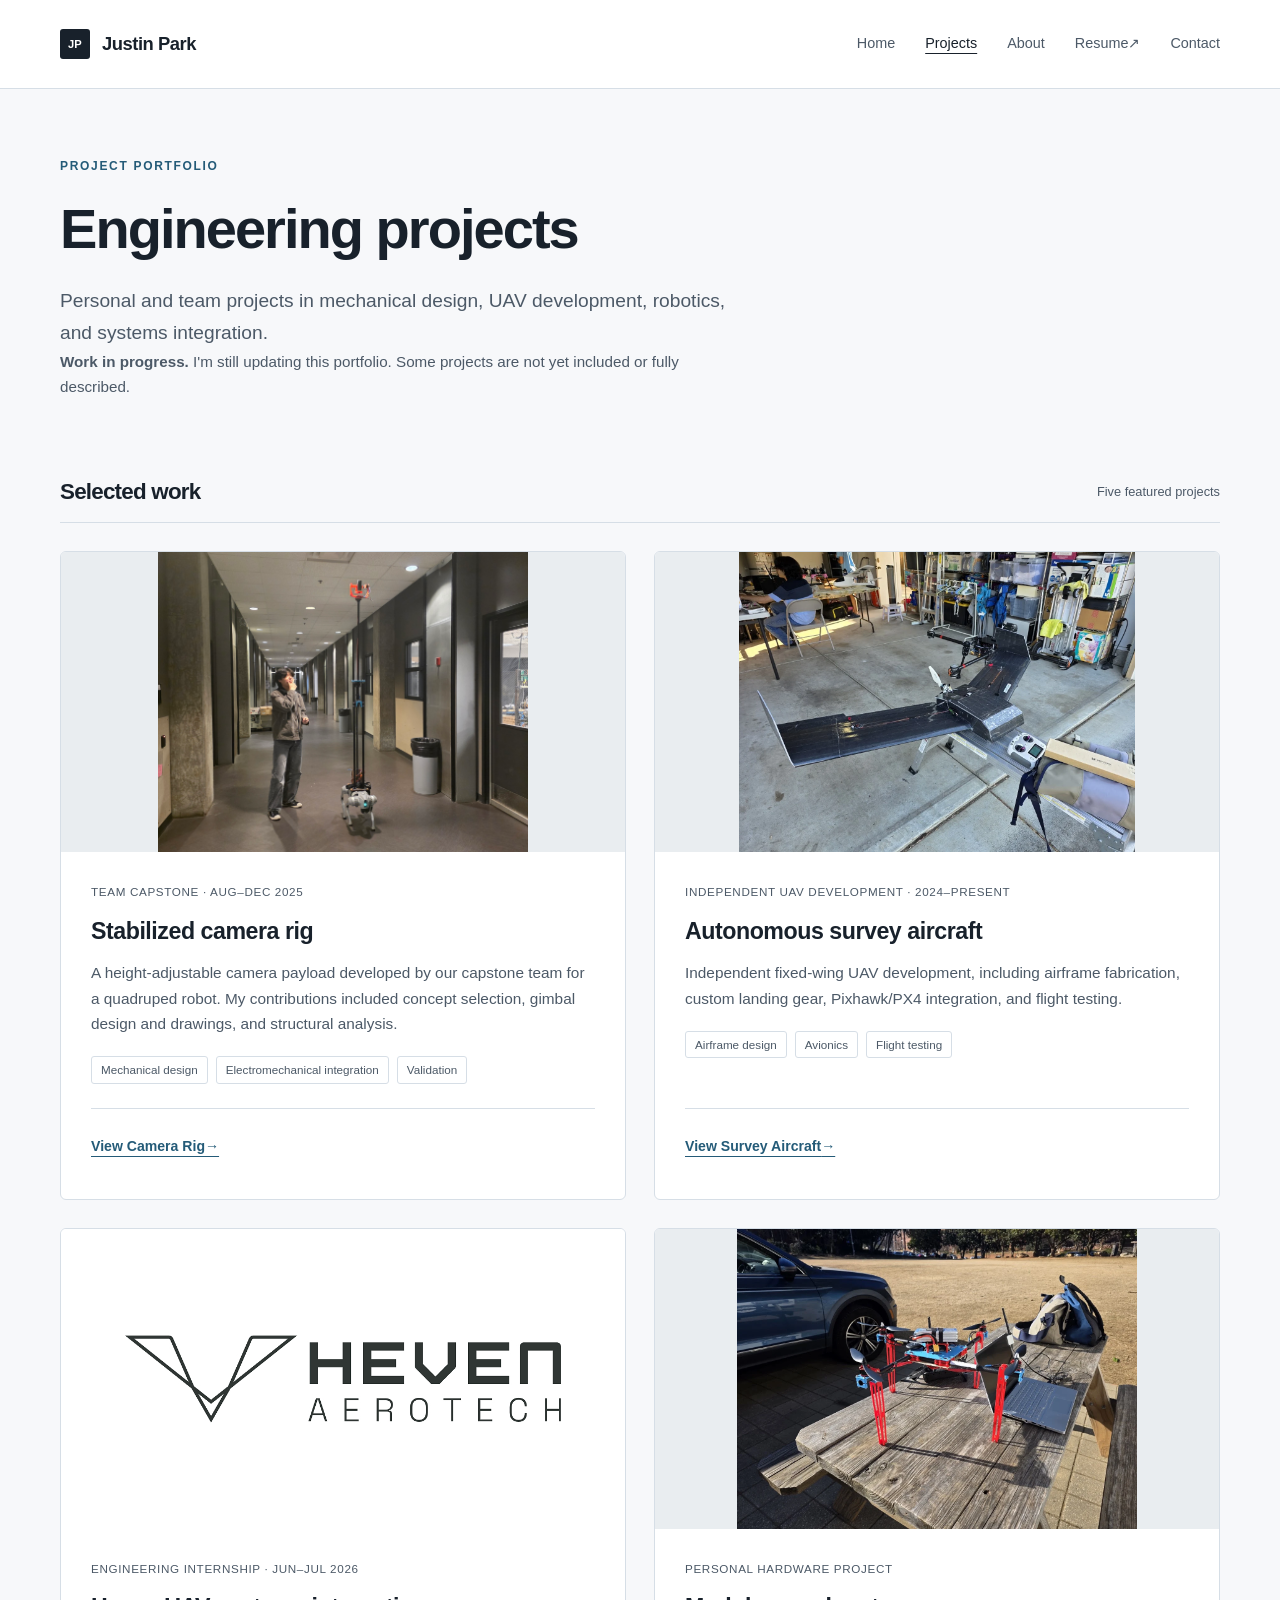
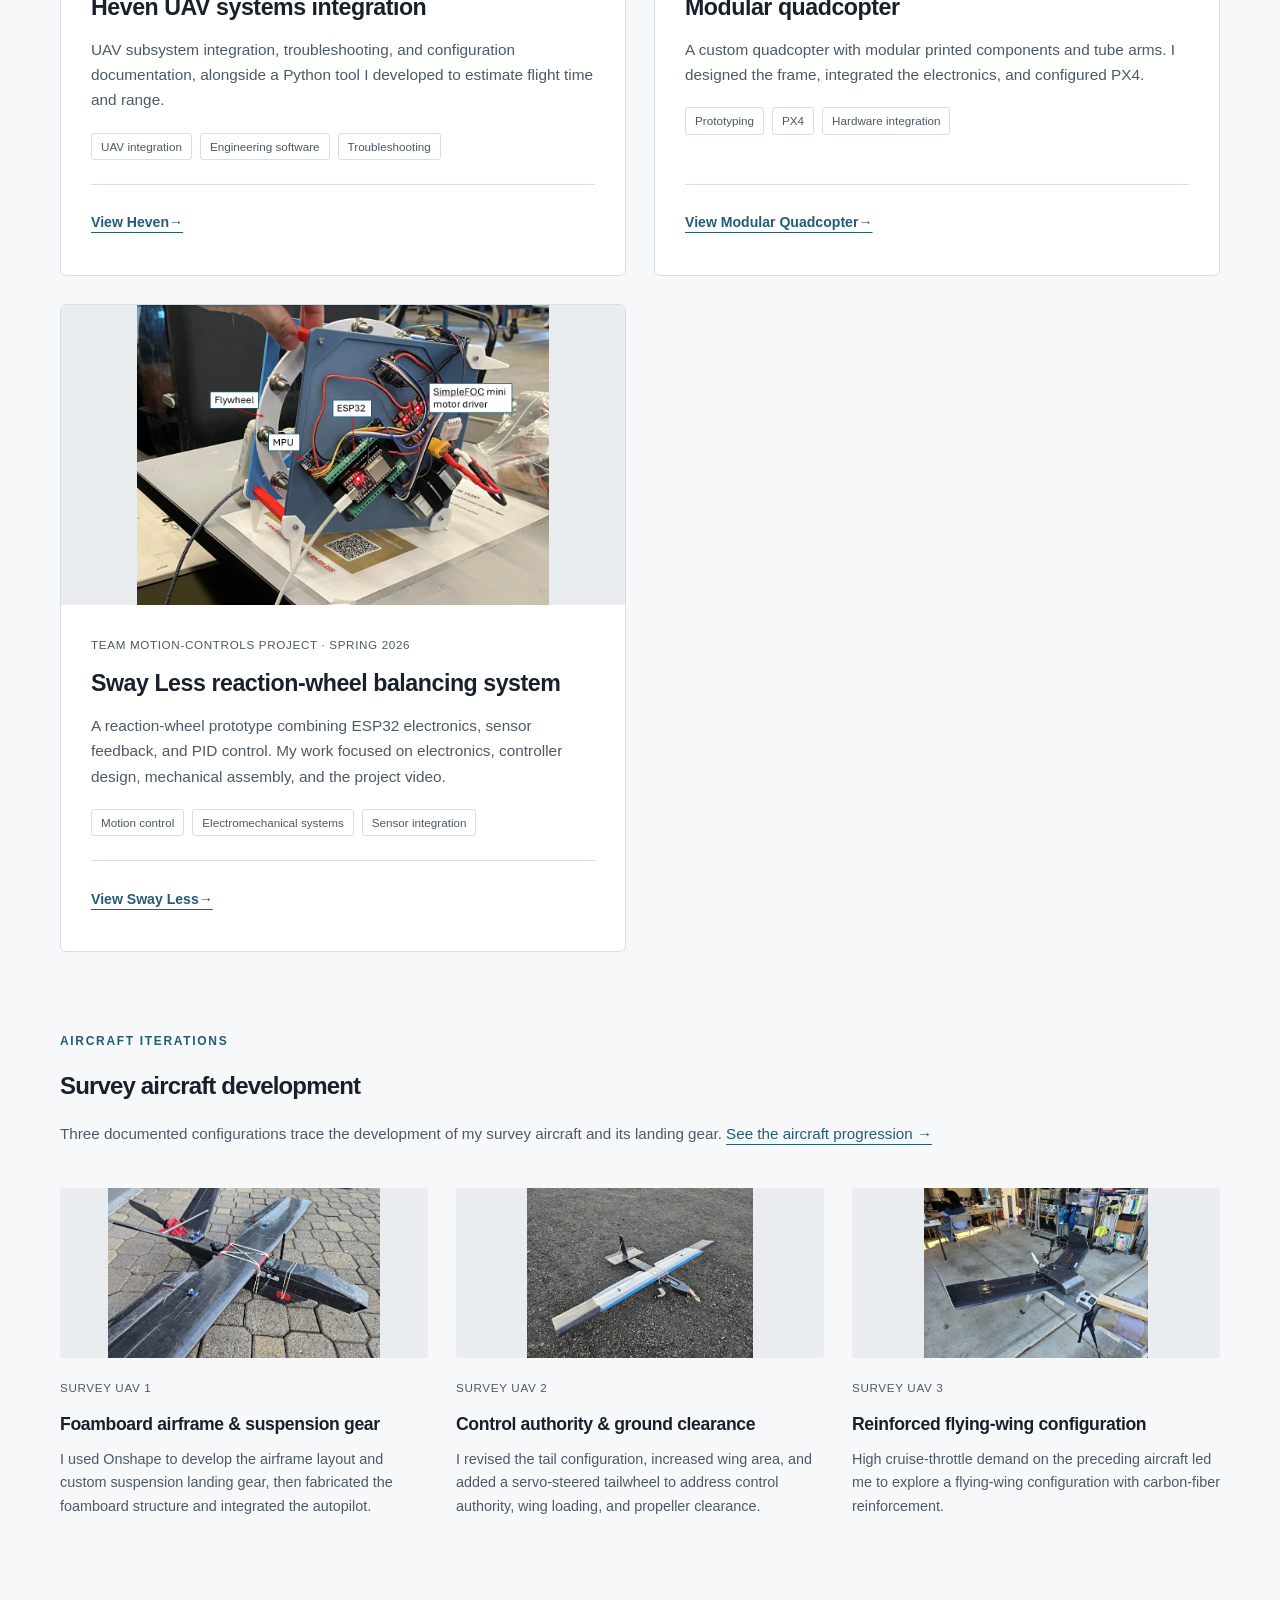
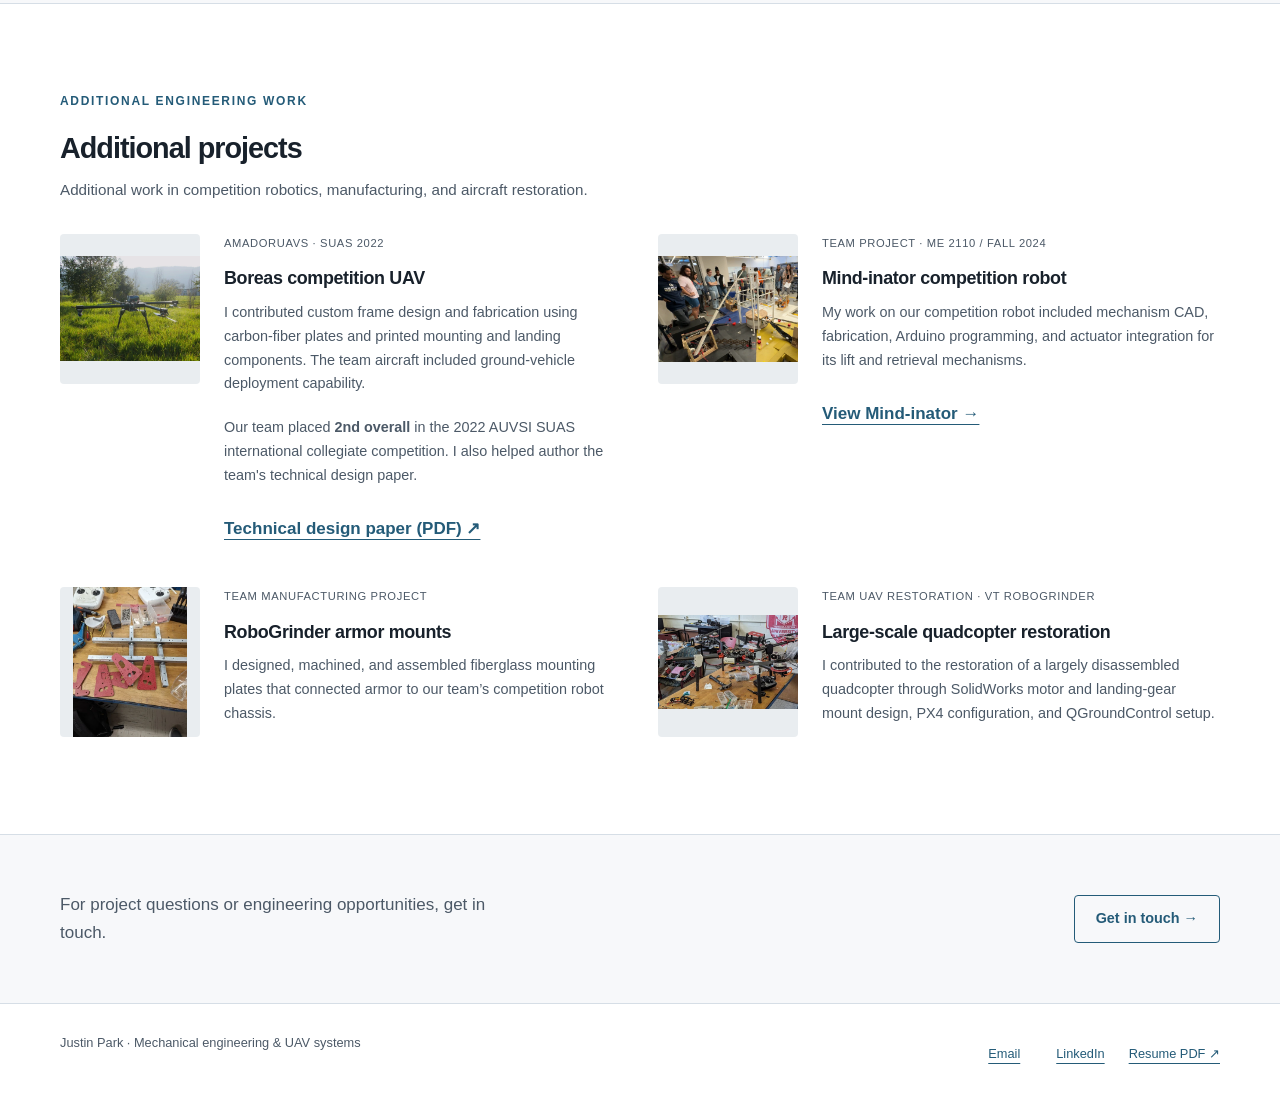
<file: website/projects/index.html>
<!doctype html>
<html lang="en"><head><meta charset="utf-8"><meta name="viewport" content="width=device-width, initial-scale=1"><title>Engineering Projects — Justin Park</title><meta name="description" content="Selected mechanical, UAV, robotics, and integration work: camera rig, survey aircraft, Heven internship, modular quadcopter, and supporting team projects."><link rel="icon" href="../assets/images/site-mark.svg" type="image/svg+xml"><meta name="theme-color" content="#245b78"><link rel="stylesheet" href="../assets/css/styles.css?v=complete-1"><script src="../assets/js/main.js?v=complete-1" defer></script><meta property="og:title" content="Engineering Projects — Justin Park"><meta property="og:description" content="Selected mechanical, UAV, robotics, and integration work: camera rig, survey aircraft, Heven internship, modular quadcopter, and supporting team projects."><meta property="og:type" content="website"><meta property="og:site_name" content="Justin Park — Engineering Portfolio"><meta property="og:locale" content="en_US"><meta name="twitter:card" content="summary"><link rel="canonical" href="https://justinsejinpark.com/projects/"><meta property="og:url" content="https://justinsejinpark.com/projects/"><meta property="og:image" content="https://justinsejinpark.com/assets/images/survey-aircraft/flying-wing.webp"><meta property="og:image:width" content="1280"><meta property="og:image:height" content="968"><meta property="og:image:alt" content="Autonomous survey aircraft flying-wing configuration"><meta name="twitter:image" content="https://justinsejinpark.com/assets/images/survey-aircraft/flying-wing.webp"><meta name="twitter:image:alt" content="Autonomous survey aircraft flying-wing configuration"></head><body><a class="skip-link" href="#main">Skip to content</a>
<header class="site-header"><div class="container header-inner">
<a class="brand" href="../" aria-label="Justin Park, home"><span class="brand-mark" aria-hidden="true">JP</span>Justin Park</a>
<button class="nav-toggle" type="button" aria-expanded="false" aria-controls="site-navigation">Menu</button>
<nav class="nav-links" id="site-navigation" aria-label="Main navigation"><a href="../">Home</a><a href="../projects/" aria-current="page">Projects</a><a href="../about/">About</a>
<a href="../assets/documents/justin-park-resume.pdf" target="_blank" rel="noopener" aria-label="Resume PDF, opens in a new tab">Resume <span aria-hidden="true">↗</span></a><a href="../#contact">Contact</a></nav></div></header><main id="main" tabindex="-1"><div class="container page-intro"><span class="eyebrow">Project portfolio</span><h1>Engineering projects</h1><p class="lead">Personal and team projects in mechanical design, UAV development, robotics, and systems integration.</p><p class="portfolio-note"><strong>Work in progress.</strong> I'm still updating this portfolio. Some projects are not yet included or fully described.</p></div><section class="container projects-primary" aria-labelledby="primary-title"><div class="primary-label"><h2 id="primary-title">Selected work</h2><span>Five featured projects</span></div><div class="project-grid"><article class="project-card" id="camera-rig"><div class="card-media"><img src="../assets/images/camera-rig/camera-rig-card-photo.jpg" alt="Completed camera rig with extended mast and camera mounted on a quadruped robot" loading="lazy" width="3000" height="2434"></div><div class="card-content"><div class="card-context">Team capstone · Aug–Dec 2025</div><h3>Stabilized camera rig</h3><p>A height-adjustable camera payload developed by our capstone team for a quadruped robot. My contributions included concept selection, gimbal design and drawings, and structural analysis.</p><ul class="tags" aria-label="Engineering areas"><li>Mechanical design</li><li>Electromechanical integration</li><li>Validation</li></ul><div class="card-action"><a href="../projects/stabilized-camera-rig/">View Camera Rig <span aria-hidden="true">→</span></a></div></div></article><article class="project-card" id="survey-aircraft"><div class="card-media"><img src="../assets/images/survey-aircraft/flying-wing.webp" alt="Custom flying-wing survey aircraft on a workshop stand" loading="lazy" width="1280" height="968"></div><div class="card-content"><div class="card-context">Independent UAV development · 2024–present</div><h3>Autonomous survey aircraft</h3><p>Independent fixed-wing UAV development, including airframe fabrication, custom landing gear, Pixhawk/PX4 integration, and flight testing.</p><ul class="tags" aria-label="Engineering areas"><li>Airframe design</li><li>Avionics</li><li>Flight testing</li></ul><div class="card-action"><a href="../projects/survey-aircraft/">View Survey Aircraft <span aria-hidden="true">→</span></a></div></div></article><article class="project-card" id="heven"><div class="card-media heven-logo"><img src="../assets/images/heven/heven-aerotech-logo.png" alt="Heven Aerotech company logo" width="784" height="410" loading="lazy"></div><div class="card-content"><div class="card-context">Engineering internship · Jun–Jul 2026</div><h3>Heven UAV systems integration</h3><p>UAV subsystem integration, troubleshooting, and configuration documentation, alongside a Python tool I developed to estimate flight time and range.</p><ul class="tags" aria-label="Engineering areas"><li>UAV integration</li><li>Engineering software</li><li>Troubleshooting</li></ul><div class="card-action"><a href="../projects/heven/">View Heven <span aria-hidden="true">→</span></a></div></div></article><article class="project-card" id="modular-quadcopter"><div class="card-media"><img src="../assets/images/modular-quadcopter/completed-quad.webp" alt="Assembled quadcopter with printed components and tube arms on a table outdoors" loading="lazy" width="1280" height="960"></div><div class="card-content"><div class="card-context">Personal hardware project</div><h3>Modular quadcopter</h3><p>A custom quadcopter with modular printed components and tube arms. I designed the frame, integrated the electronics, and configured PX4.</p><ul class="tags" aria-label="Engineering areas"><li>Prototyping</li><li>PX4</li><li>Hardware integration</li></ul><div class="card-action"><a href="../projects/modular-quadcopter/">View Modular Quadcopter <span aria-hidden="true">→</span></a></div></div></article><article class="project-card" id="sway-less"><div class="card-media"><img src="../assets/images/sway-less/electronics.webp" alt="Sway Less prototype showing ESP32, IMU, and motor-driver integration" width="1056" height="770" loading="lazy"></div><div class="card-content"><div class="card-context">Team motion-controls project · Spring 2026</div><h3>Sway Less reaction-wheel balancing system</h3><p>A reaction-wheel prototype combining ESP32 electronics, sensor feedback, and PID control. My work focused on electronics, controller design, mechanical assembly, and the project video.</p><ul class="tags" aria-label="Engineering areas"><li>Motion control</li><li>Electromechanical systems</li><li>Sensor integration</li></ul><div class="card-action"><a href="sway-less/">View Sway Less <span aria-hidden="true">→</span></a></div></div></article></div></section><section class="container survey-iterations" id="survey-iterations" aria-labelledby="iterations-title"><div class="secondary-heading"><span class="eyebrow">Aircraft iterations</span><h2 id="iterations-title">Survey aircraft development</h2><p>Three documented configurations trace the development of my survey aircraft and its landing gear. <a href="survey-aircraft/#iterations">See the aircraft progression →</a></p></div><div class="iteration-grid">
<article><img src="../assets/images/survey-aircraft/aircraft-one.webp" alt="First foamboard survey aircraft with V-tail and custom landing gear outdoors" width="1278" height="798" loading="lazy"><div class="card-context">Survey UAV 1</div><h3>Foamboard airframe &amp; suspension gear</h3><p>I used Onshape to develop the airframe layout and custom suspension landing gear, then fabricated the foamboard structure and integrated the autopilot.</p></article>
<article><img src="../assets/images/survey-aircraft/aircraft-two.webp" alt="Second survey aircraft with conventional tail resting on gravel" width="1280" height="960" loading="lazy"><div class="card-context">Survey UAV 2</div><h3>Control authority &amp; ground clearance</h3><p>I revised the tail configuration, increased wing area, and added a servo-steered tailwheel to address control authority, wing loading, and propeller clearance.</p></article>
<article><img src="../assets/images/survey-aircraft/flying-wing.webp" alt="Third survey aircraft, a reinforced flying wing, in the workshop" width="1280" height="968" loading="lazy"><div class="card-context">Survey UAV 3</div><h3>Reinforced flying-wing configuration</h3><p>High cruise-throttle demand on the preceding aircraft led me to explore a flying-wing configuration with carbon-fiber reinforcement.</p></article>
</div></section><section class="section section-white" aria-labelledby="secondary-title"><div class="container"><div class="secondary-heading"><span class="eyebrow">Additional engineering work</span><h2 id="secondary-title">Additional projects</h2><p>Additional work in competition robotics, manufacturing, and aircraft restoration.</p></div><div class="secondary-grid"><article class="secondary-work"><img src="../assets/images/additional-projects/boreas-field.webp" alt="Boreas multirotor standing in a field, showing its frame, coaxial motor arms, and landing gear" width="961" height="721" loading="lazy"><div><div class="card-context">AmadorUAVs · SUAS 2022</div><h3>Boreas competition UAV</h3><p>I contributed custom frame design and fabrication using carbon-fiber plates and printed mounting and landing components. The team aircraft included ground-vehicle deployment capability.</p><p>Our team placed <strong>2nd overall</strong> in the 2022 AUVSI SUAS international collegiate competition. I also helped author the team's technical design paper.</p><a class="text-link" href="../assets/documents/amadoruavs-suas-2022-technical-design-paper.pdf" target="_blank" rel="noopener" aria-label="AmadorUAVs 2022 technical design paper PDF, opens in a new tab">Technical design paper (PDF) ↗</a></div></article><article class="secondary-work"><img src="../assets/images/mind-inator/competition-robot.webp" alt="Mind-inator robot with mechanisms deployed on the competition field" width="933" height="708" loading="lazy"><div><div class="card-context">Team project · ME 2110 / Fall 2024</div><h3>Mind-inator competition robot</h3><p>My work on our competition robot included mechanism CAD, fabrication, Arduino programming, and actuator integration for its lift and retrieval mechanisms.</p><a class="text-link" href="mind-inator/">View Mind-inator →</a></div></article><article class="secondary-work"><img src="../assets/images/additional-projects/armor.webp" alt="Fabricated pink armor mounting plates arranged beside a robot chassis" width="383" height="508" loading="lazy"><div><div class="card-context">Team manufacturing project</div><h3>RoboGrinder armor mounts</h3><p>I designed, machined, and assembled fiberglass mounting plates that connected armor to our team’s competition robot chassis.</p></div></article><article class="secondary-work" id="robogrinder-restoration"><img src="../assets/images/additional-projects/robogrinder-restoration.webp" alt="VT RoboGrinder large quadcopter undergoing restoration on a workshop bench" width="512" height="344" loading="lazy"><div><div class="card-context">Team UAV restoration · VT RoboGrinder</div><h3>Large-scale quadcopter restoration</h3><p>I contributed to the restoration of a largely disassembled quadcopter through SolidWorks motor and landing-gear mount design, PX4 configuration, and QGroundControl setup.</p></div></article></div></div></section><div class="container case-end"><p>For project questions or engineering opportunities, get in touch.</p><a class="button secondary" href="../#contact">Get in touch →</a></div></main><footer class="site-footer"><div class="container footer-inner"><span>Justin Park · Mechanical engineering &amp; UAV systems</span><div class="footer-links"><a href="mailto:justinpark0902@gmail.com">Email</a><a href="https://www.linkedin.com/in/justinpark-eng/">LinkedIn</a><a href="../assets/documents/justin-park-resume.pdf" target="_blank" rel="noopener">Resume PDF ↗</a></div></div></footer></body></html>
</file>
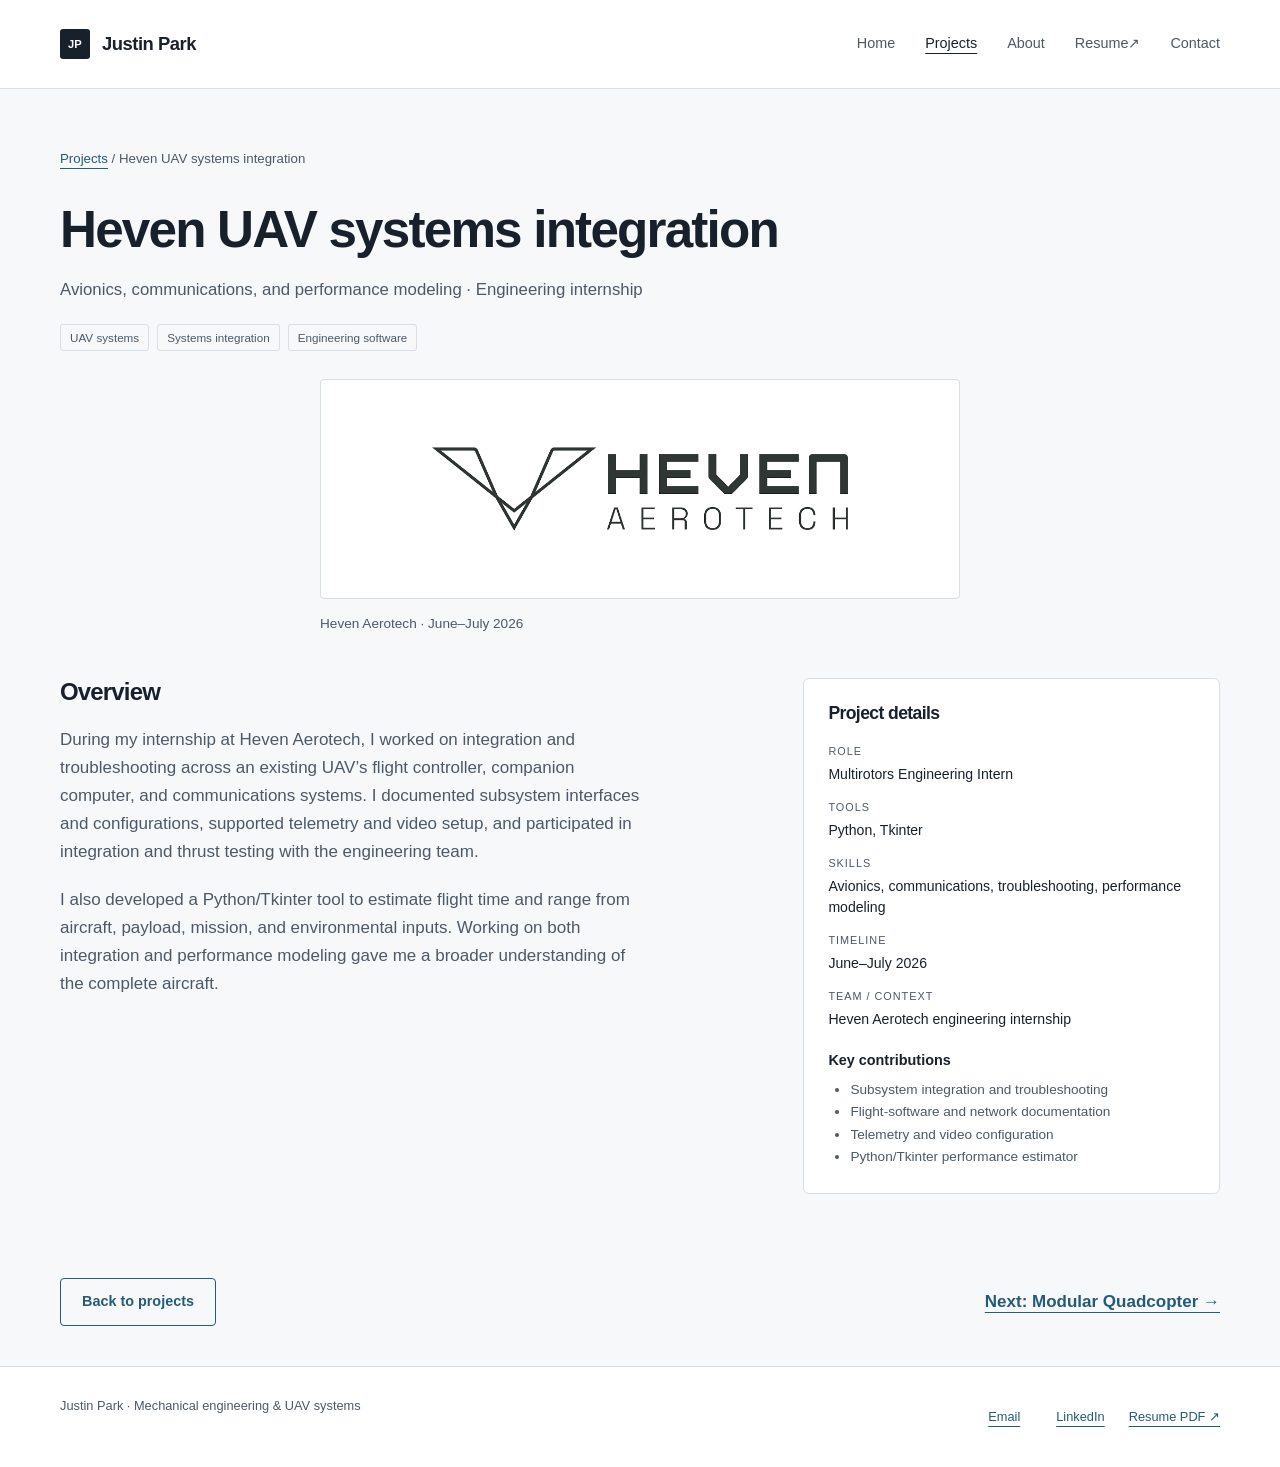
<file: website/projects/heven/index.html>
<!doctype html>
<html lang="en"><head><meta charset="utf-8"><meta name="viewport" content="width=device-width, initial-scale=1"><title>Heven UAV Systems Integration &amp; Performance Modeling — Justin Park</title><meta name="description" content="My engineering internship at Heven Aerotech: UAV systems integration, avionics, communications, and a Python/Tkinter performance estimator."><link rel="icon" href="../../assets/images/site-mark.svg" type="image/svg+xml"><meta name="theme-color" content="#245b78"><link rel="stylesheet" href="../../assets/css/styles.css?v=complete-1"><script src="../../assets/js/main.js?v=complete-1" defer></script><meta property="og:title" content="Heven UAV Systems Integration &amp; Performance Modeling — Justin Park"><meta property="og:description" content="My engineering internship at Heven Aerotech: UAV systems integration, avionics, communications, and a Python/Tkinter performance estimator."><meta property="og:type" content="website"><meta property="og:site_name" content="Justin Park — Engineering Portfolio"><meta property="og:locale" content="en_US"><meta name="twitter:card" content="summary"><link rel="canonical" href="https://justinsejinpark.com/projects/heven/"><meta property="og:url" content="https://justinsejinpark.com/projects/heven/"><meta property="og:image" content="https://justinsejinpark.com/assets/images/heven/heven-aerotech-logo.png"><meta property="og:image:width" content="784"><meta property="og:image:height" content="410"><meta property="og:image:alt" content="Heven Aerotech logo"><meta name="twitter:image" content="https://justinsejinpark.com/assets/images/heven/heven-aerotech-logo.png"><meta name="twitter:image:alt" content="Heven Aerotech logo"></head>
<body><a class="skip-link" href="#main">Skip to content</a><header class="site-header"><div class="container header-inner">
<a class="brand" href="../../" aria-label="Justin Park, home"><span class="brand-mark" aria-hidden="true">JP</span>Justin Park</a>
<button class="nav-toggle" type="button" aria-expanded="false" aria-controls="site-navigation">Menu</button>
<nav class="nav-links" id="site-navigation" aria-label="Main navigation"><a href="../../">Home</a><a href="../../projects/" aria-current="location">Projects</a><a href="../../about/">About</a>
<a href="../../assets/documents/justin-park-resume.pdf" target="_blank" rel="noopener" aria-label="Resume PDF, opens in a new tab">Resume <span aria-hidden="true">↗</span></a><a href="../../#contact">Contact</a></nav></div></header><main id="main" tabindex="-1" class="compact-project"><div class="container">
<header class="project-heading"><div class="breadcrumb"><a href="../">Projects</a> / Heven UAV systems integration</div><h1>Heven UAV systems integration</h1><p class="lead">Avionics, communications, and performance modeling · Engineering internship</p><ul class="tags" aria-label="Engineering areas"><li>UAV systems</li><li>Systems integration</li><li>Engineering software</li></ul></header>
<div class="project-featured project-featured-single" aria-label="Project highlights"><figure class="technical-figure"><a href="../../assets/images/heven/heven-aerotech-logo.png" target="_blank" rel="noopener" aria-label="Enlarge: Heven Aerotech company logo"><img src="../../assets/images/heven/heven-aerotech-logo.png" alt="Heven Aerotech company logo" width="784" height="410" fetchpriority="high"></a><figcaption>Heven Aerotech · June–July 2026</figcaption></figure></div>
<div class="project-overview"><section class="project-summary" id="role" aria-labelledby="summary-title"><h2 id="summary-title">Overview</h2><p>During my internship at Heven Aerotech, I worked on integration and troubleshooting across an existing UAV’s flight controller, companion computer, and communications systems. I documented subsystem interfaces and configurations, supported telemetry and video setup, and participated in integration and thrust testing with the engineering team.</p><p>I also developed a Python/Tkinter tool to estimate flight time and range from aircraft, payload, mission, and environmental inputs. Working on both integration and performance modeling gave me a broader understanding of the complete aircraft.</p></section><aside class="project-details" aria-labelledby="details-title"><h2 id="details-title">Project details</h2><dl><div id="integration"><dt>Role</dt><dd>Multirotors Engineering Intern</dd></div><div id="modeling"><dt>Tools</dt><dd>Python, Tkinter</dd></div><div><dt>Skills</dt><dd>Avionics, communications, troubleshooting, performance modeling</dd></div><div><dt>Timeline</dt><dd>June–July 2026</dd></div><div><dt>Team / context</dt><dd>Heven Aerotech engineering internship</dd></div></dl><h3>Key contributions</h3><ul><li>Subsystem integration and troubleshooting</li><li id="documentation">Flight-software and network documentation</li><li>Telemetry and video configuration</li><li>Python/Tkinter performance estimator</li></ul></aside></div>
<nav class="project-bottom" aria-label="More projects"><a class="button secondary" href="../">Back to projects</a><a class="text-link" href="../modular-quadcopter/">Next: Modular Quadcopter →</a></nav>
</div></main><footer class="site-footer"><div class="container footer-inner"><span>Justin Park · Mechanical engineering &amp; UAV systems</span><div class="footer-links"><a href="mailto:justinpark0902@gmail.com">Email</a><a href="https://www.linkedin.com/in/justinpark-eng/">LinkedIn</a><a href="../../assets/documents/justin-park-resume.pdf" target="_blank" rel="noopener">Resume PDF ↗</a></div></div></footer></body></html>
</file>
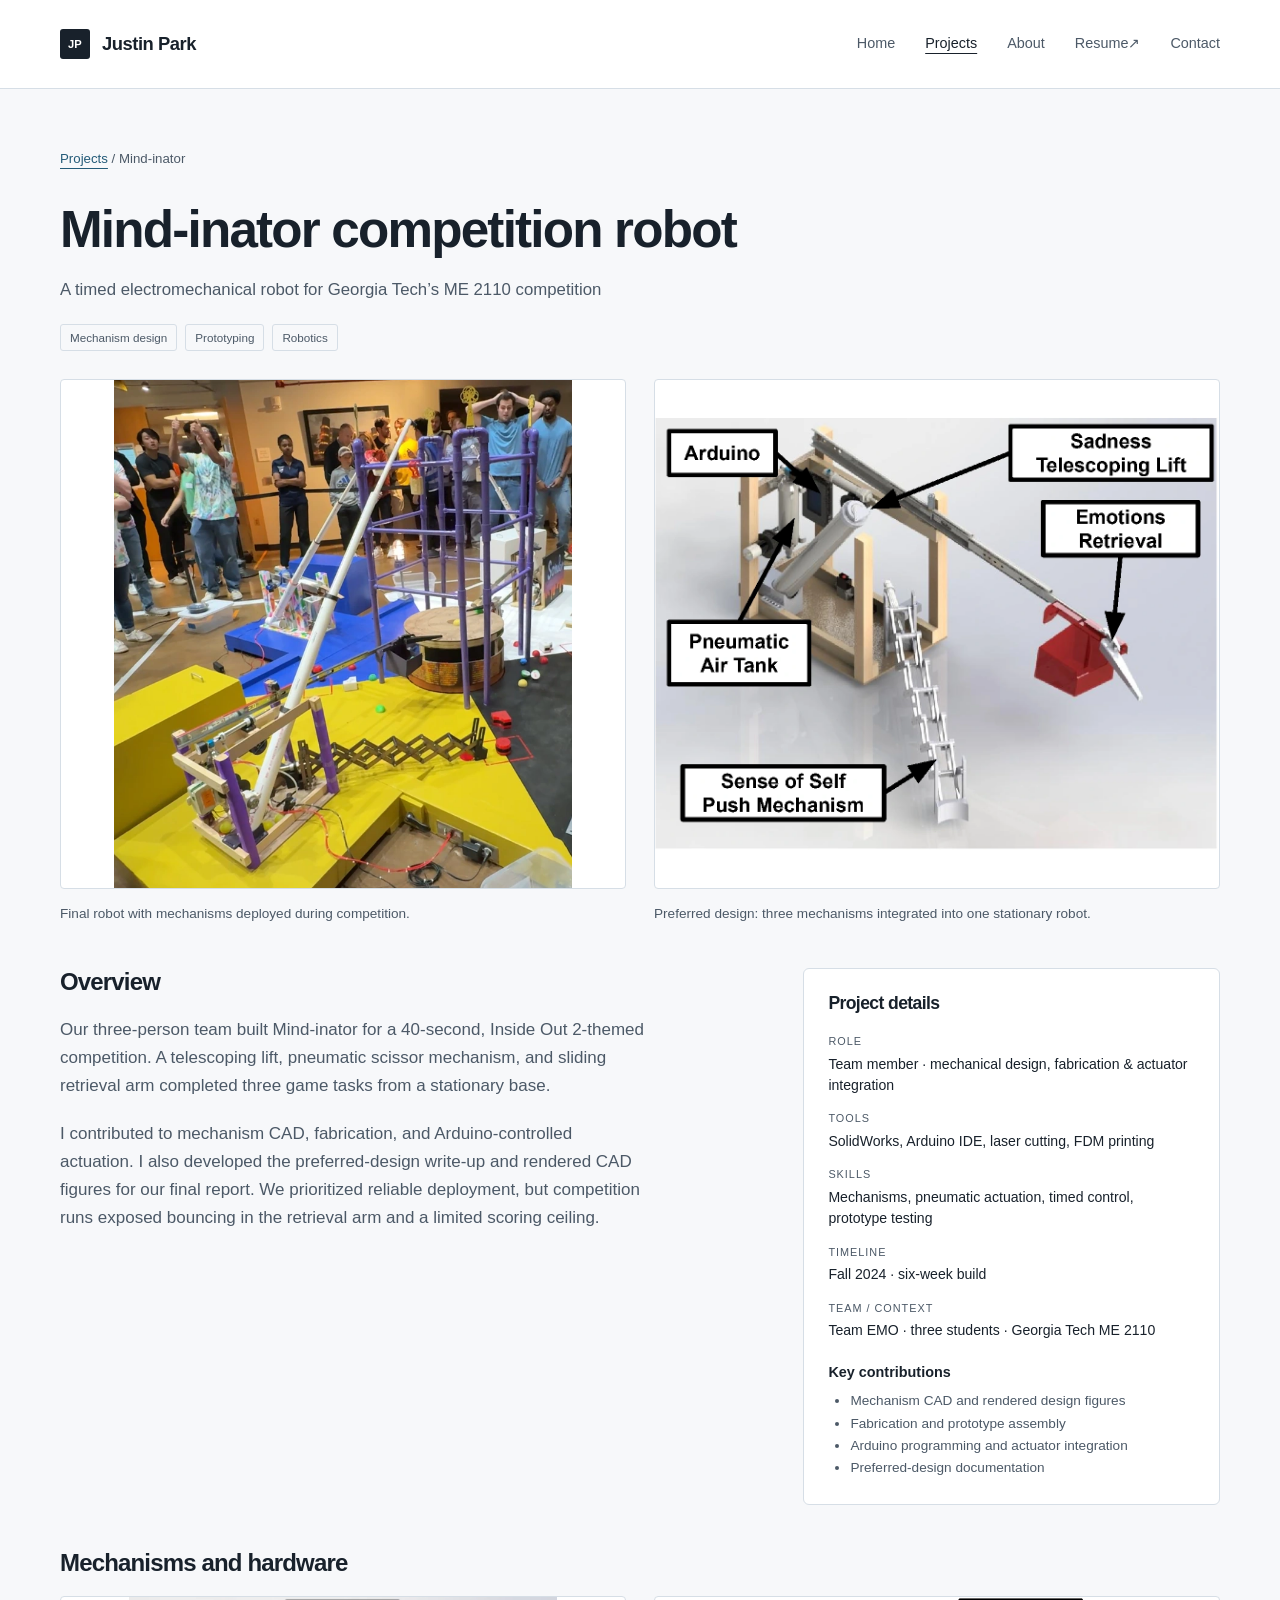
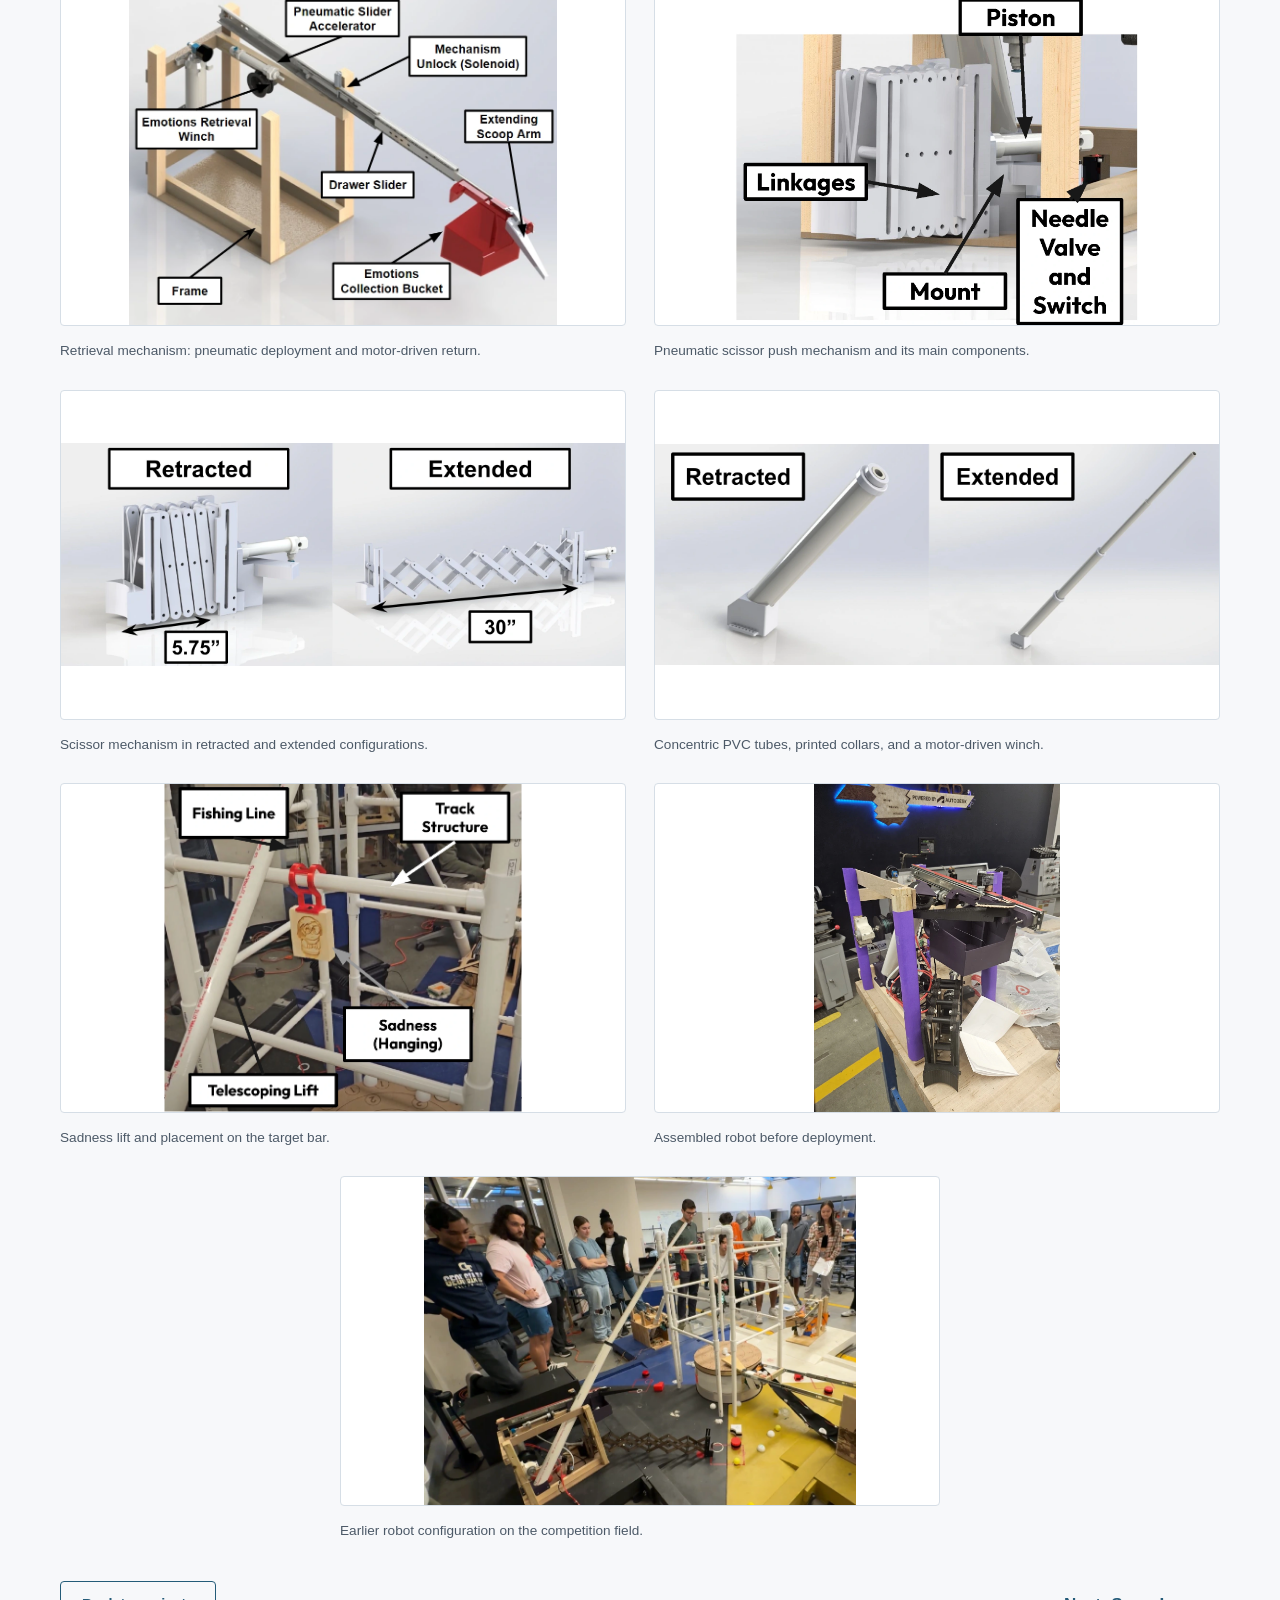
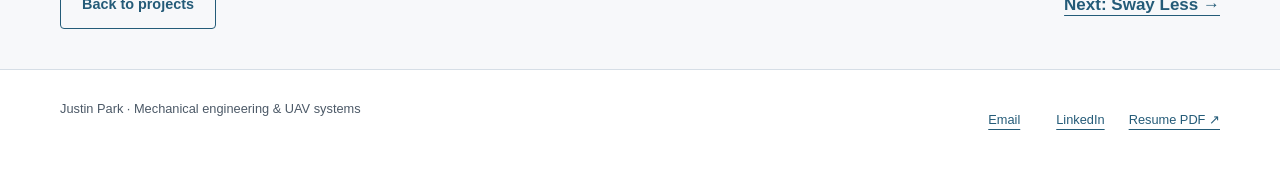
<file: website/projects/mind-inator/index.html>
<!doctype html>
<html lang="en"><head><meta charset="utf-8"><meta name="viewport" content="width=device-width, initial-scale=1"><title>Mind-inator Competition Robot — Justin Park</title><meta name="description" content="Mind-inator, our Georgia Tech ME 2110 robot: mechanism CAD, prototyping, Arduino-controlled actuation, and competition testing."><link rel="icon" href="../../assets/images/site-mark.svg" type="image/svg+xml"><meta name="theme-color" content="#245b78"><link rel="stylesheet" href="../../assets/css/styles.css?v=complete-1"><script src="../../assets/js/main.js?v=complete-1" defer></script><meta property="og:title" content="Mind-inator Competition Robot — Justin Park"><meta property="og:description" content="Mind-inator, our Georgia Tech ME 2110 robot: mechanism CAD, prototyping, Arduino-controlled actuation, and competition testing."><meta property="og:type" content="website"><meta property="og:site_name" content="Justin Park — Engineering Portfolio"><meta property="og:locale" content="en_US"><meta name="twitter:card" content="summary"><link rel="canonical" href="https://justinsejinpark.com/projects/mind-inator/"><meta property="og:url" content="https://justinsejinpark.com/projects/mind-inator/"><meta property="og:image" content="https://justinsejinpark.com/assets/images/mind-inator/final-competition.webp"><meta property="og:image:width" content="756"><meta property="og:image:height" content="837"><meta property="og:image:alt" content="Mind-inator during the final competition"><meta name="twitter:image" content="https://justinsejinpark.com/assets/images/mind-inator/final-competition.webp"><meta name="twitter:image:alt" content="Mind-inator during the final competition"></head>
<body><a class="skip-link" href="#main">Skip to content</a><header class="site-header"><div class="container header-inner">
<a class="brand" href="../../" aria-label="Justin Park, home"><span class="brand-mark" aria-hidden="true">JP</span>Justin Park</a>
<button class="nav-toggle" type="button" aria-expanded="false" aria-controls="site-navigation">Menu</button>
<nav class="nav-links" id="site-navigation" aria-label="Main navigation"><a href="../../">Home</a><a href="../../projects/" aria-current="location">Projects</a><a href="../../about/">About</a>
<a href="../../assets/documents/justin-park-resume.pdf" target="_blank" rel="noopener" aria-label="Resume PDF, opens in a new tab">Resume <span aria-hidden="true">↗</span></a><a href="../../#contact">Contact</a></nav></div></header><main id="main" tabindex="-1" class="compact-project"><div class="container">
<header class="project-heading"><div class="breadcrumb"><a href="../">Projects</a> / Mind-inator</div><h1>Mind-inator competition robot</h1><p class="lead">A timed electromechanical robot for Georgia Tech’s ME 2110 competition</p><ul class="tags" aria-label="Engineering areas"><li>Mechanism design</li><li>Prototyping</li><li>Robotics</li></ul></header>
<div class="project-featured" aria-label="Project highlights"><figure class="technical-figure"><a href="../../assets/images/mind-inator/final-competition.webp" target="_blank" rel="noopener" aria-label="Enlarge: Final Mind-inator robot with its mechanisms deployed during the final competition"><img src="../../assets/images/mind-inator/final-competition.webp" alt="Final Mind-inator robot with its mechanisms deployed during the final competition" width="756" height="837" fetchpriority="high"></a><figcaption>Final robot with mechanisms deployed during competition.</figcaption></figure><figure class="technical-figure"><a href="../../assets/images/mind-inator/preferred-design.webp" target="_blank" rel="noopener" aria-label="Enlarge: Rendered preferred robot design labeled with retrieval, telescoping lift, scissor push mechanism, Arduino, and pneumatic air tank"><img src="../../assets/images/mind-inator/preferred-design.webp" alt="Rendered preferred robot design labeled with retrieval, telescoping lift, scissor push mechanism, Arduino, and pneumatic air tank" width="1183" height="908" loading="lazy"></a><figcaption>Preferred design: three mechanisms integrated into one stationary robot.</figcaption></figure></div>
<div class="project-overview"><section class="project-summary" aria-labelledby="summary-title"><h2 id="summary-title">Overview</h2><p>Our three-person team built Mind-inator for a 40-second, Inside Out 2-themed competition. A telescoping lift, pneumatic scissor mechanism, and sliding retrieval arm completed three game tasks from a stationary base.</p><p>I contributed to mechanism CAD, fabrication, and Arduino-controlled actuation. I also developed the preferred-design write-up and rendered CAD figures for our final report. We prioritized reliable deployment, but competition runs exposed bouncing in the retrieval arm and a limited scoring ceiling.</p></section>
<aside class="project-details" aria-labelledby="details-title"><h2 id="details-title">Project details</h2><dl><div><dt>Role</dt><dd>Team member · mechanical design, fabrication &amp; actuator integration</dd></div><div><dt>Tools</dt><dd>SolidWorks, Arduino IDE, laser cutting, FDM printing</dd></div><div><dt>Skills</dt><dd>Mechanisms, pneumatic actuation, timed control, prototype testing</dd></div><div><dt>Timeline</dt><dd>Fall 2024 · six-week build</dd></div><div><dt>Team / context</dt><dd>Team EMO · three students · Georgia Tech ME 2110</dd></div></dl><h3>Key contributions</h3><ul><li>Mechanism CAD and rendered design figures</li><li>Fabrication and prototype assembly</li><li>Arduino programming and actuator integration</li><li>Preferred-design documentation</li></ul></aside></div>
<section class="project-visuals" aria-labelledby="gallery-title"><h2 id="gallery-title">Mechanisms and hardware</h2><div class="project-gallery"><figure class="technical-figure"><a href="../../assets/images/mind-inator/retrieval-cad.webp" target="_blank" rel="noopener" aria-label="Enlarge: Annotated retrieval CAD showing the bucket, drawer slide, pneumatic piston, solenoid, and winch"><img src="../../assets/images/mind-inator/retrieval-cad.webp" alt="Annotated retrieval CAD showing the bucket, drawer slide, pneumatic piston, solenoid, and winch" width="892" height="683" loading="lazy"></a><figcaption>Retrieval mechanism: pneumatic deployment and motor-driven return.</figcaption></figure><figure class="technical-figure"><a href="../../assets/images/mind-inator/scissor-push-labeled.webp" target="_blank" rel="noopener" aria-label="Enlarge: Labeled scissor push render showing the piston, linkages, mount, needle valve, and switch"><img src="../../assets/images/mind-inator/scissor-push-labeled.webp" alt="Labeled scissor push render showing the piston, linkages, mount, needle valve, and switch" width="1462" height="1188" loading="lazy"></a><figcaption>Pneumatic scissor push mechanism and its main components.</figcaption></figure><figure class="technical-figure"><a href="../../assets/images/mind-inator/scissor-lift.webp" target="_blank" rel="noopener" aria-label="Enlarge: CAD showing the pneumatic scissor mechanism retracted and extended, with dimensions"><img src="../../assets/images/mind-inator/scissor-lift.webp" alt="CAD showing the pneumatic scissor mechanism retracted and extended, with dimensions" width="1548" height="612" loading="lazy"></a><figcaption>Scissor mechanism in retracted and extended configurations.</figcaption></figure><figure class="technical-figure"><a href="../../assets/images/mind-inator/telescoping-lift.webp" target="_blank" rel="noopener" aria-label="Enlarge: CAD comparison of the PVC telescoping lift in retracted and extended configurations"><img src="../../assets/images/mind-inator/telescoping-lift.webp" alt="CAD comparison of the PVC telescoping lift in retracted and extended configurations" width="1546" height="606" loading="lazy"></a><figcaption>Concentric PVC tubes, printed collars, and a motor-driven winch.</figcaption></figure><figure class="technical-figure"><a href="../../assets/images/mind-inator/sadness-lift-labeled.webp" target="_blank" rel="noopener" aria-label="Enlarge: Labeled Sadness lift photo identifying fishing line, track structure, hanging game piece, and telescoping lift"><img src="../../assets/images/mind-inator/sadness-lift-labeled.webp" alt="Labeled Sadness lift photo identifying fishing line, track structure, hanging game piece, and telescoping lift" width="1462" height="1337" loading="lazy"></a><figcaption>Sadness lift and placement on the target bar.</figcaption></figure><figure class="technical-figure"><a href="../../assets/images/mind-inator/assembled-robot.webp" target="_blank" rel="noopener" aria-label="Enlarge: Completed Mind-inator robot with compact mechanisms, wooden frame, printed parts, and onboard actuation"><img src="../../assets/images/mind-inator/assembled-robot.webp" alt="Completed Mind-inator robot with compact mechanisms, wooden frame, printed parts, and onboard actuation" width="953" height="1270" loading="lazy"></a><figcaption>Assembled robot before deployment.</figcaption></figure><figure class="technical-figure"><a href="../../assets/images/mind-inator/competition-robot.webp" target="_blank" rel="noopener" aria-label="Enlarge: Earlier Mind-inator robot with its mechanisms deployed on the competition field"><img src="../../assets/images/mind-inator/competition-robot.webp" alt="Earlier Mind-inator robot with its mechanisms deployed on the competition field" width="933" height="708" loading="lazy"></a><figcaption>Earlier robot configuration on the competition field.</figcaption></figure></div></section>
<nav class="project-bottom" aria-label="More projects"><a class="button secondary" href="../">Back to projects</a><a class="text-link" href="../sway-less/">Next: Sway Less →</a></nav>
</div></main><footer class="site-footer"><div class="container footer-inner"><span>Justin Park · Mechanical engineering &amp; UAV systems</span><div class="footer-links"><a href="mailto:justinpark0902@gmail.com">Email</a><a href="https://www.linkedin.com/in/justinpark-eng/">LinkedIn</a><a href="../../assets/documents/justin-park-resume.pdf" target="_blank" rel="noopener">Resume PDF ↗</a></div></div></footer></body></html>
</file>
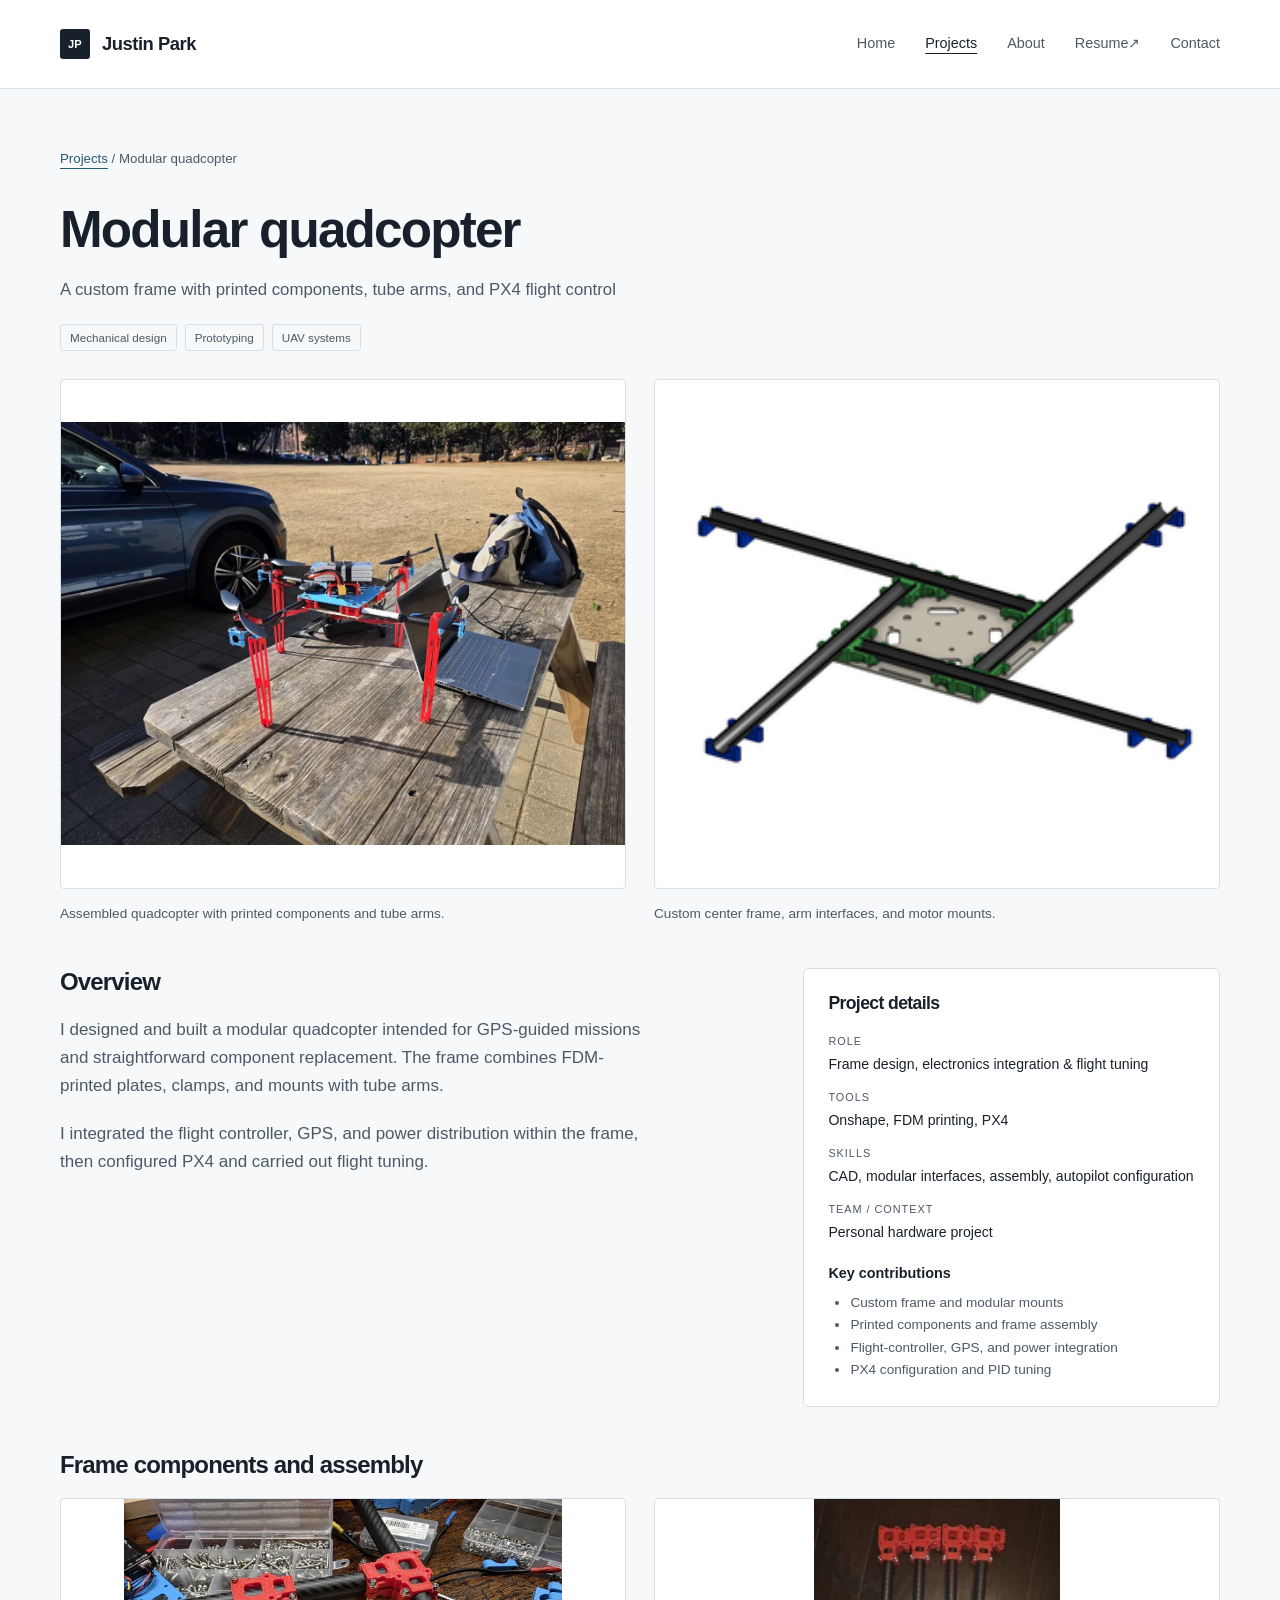
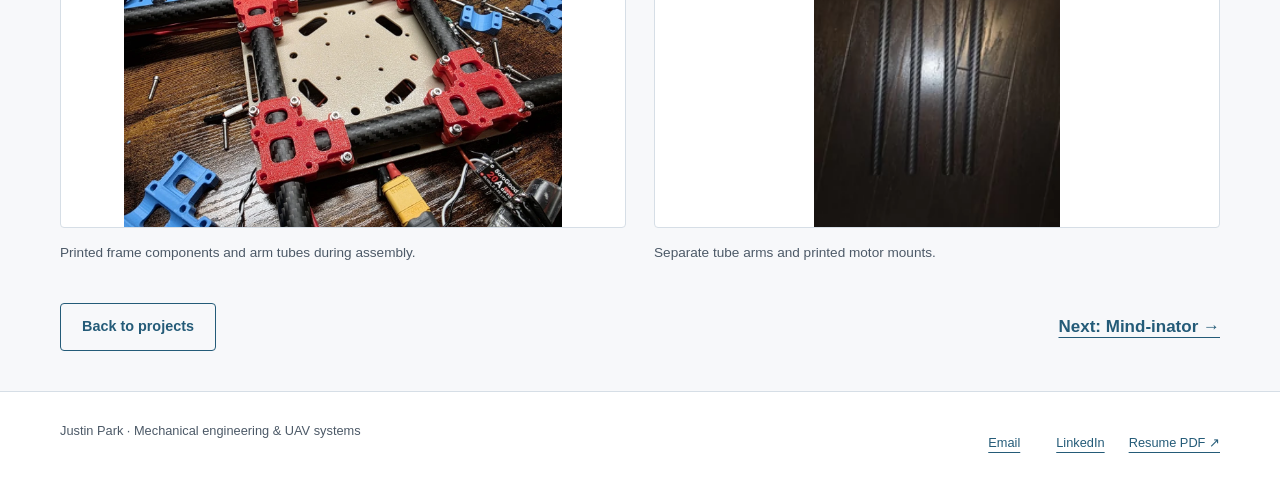
<file: website/projects/modular-quadcopter/index.html>
<!doctype html>
<html lang="en"><head><meta charset="utf-8"><meta name="viewport" content="width=device-width, initial-scale=1"><title>Modular Quadcopter — Justin Park</title><meta name="description" content="My modular quadcopter: a custom frame with printed parts and tube arms, electronics integration, and PX4 configuration and tuning."><link rel="icon" href="../../assets/images/site-mark.svg" type="image/svg+xml"><meta name="theme-color" content="#245b78"><link rel="stylesheet" href="../../assets/css/styles.css?v=complete-1"><script src="../../assets/js/main.js?v=complete-1" defer></script><meta property="og:title" content="Modular Quadcopter — Justin Park"><meta property="og:description" content="My modular quadcopter: a custom frame with printed parts and tube arms, electronics integration, and PX4 configuration and tuning."><meta property="og:type" content="website"><meta property="og:site_name" content="Justin Park — Engineering Portfolio"><meta property="og:locale" content="en_US"><meta name="twitter:card" content="summary"><link rel="canonical" href="https://justinsejinpark.com/projects/modular-quadcopter/"><meta property="og:url" content="https://justinsejinpark.com/projects/modular-quadcopter/"><meta property="og:image" content="https://justinsejinpark.com/assets/images/modular-quadcopter/completed-quad.webp"><meta property="og:image:width" content="1280"><meta property="og:image:height" content="960"><meta property="og:image:alt" content="Assembled modular quadcopter"><meta name="twitter:image" content="https://justinsejinpark.com/assets/images/modular-quadcopter/completed-quad.webp"><meta name="twitter:image:alt" content="Assembled modular quadcopter"></head>
<body><a class="skip-link" href="#main">Skip to content</a><header class="site-header"><div class="container header-inner">
<a class="brand" href="../../" aria-label="Justin Park, home"><span class="brand-mark" aria-hidden="true">JP</span>Justin Park</a>
<button class="nav-toggle" type="button" aria-expanded="false" aria-controls="site-navigation">Menu</button>
<nav class="nav-links" id="site-navigation" aria-label="Main navigation"><a href="../../">Home</a><a href="../../projects/" aria-current="location">Projects</a><a href="../../about/">About</a>
<a href="../../assets/documents/justin-park-resume.pdf" target="_blank" rel="noopener" aria-label="Resume PDF, opens in a new tab">Resume <span aria-hidden="true">↗</span></a><a href="../../#contact">Contact</a></nav></div></header><main id="main" tabindex="-1" class="compact-project"><div class="container">
<header class="project-heading"><div class="breadcrumb"><a href="../">Projects</a> / Modular quadcopter</div><h1>Modular quadcopter</h1><p class="lead">A custom frame with printed components, tube arms, and PX4 flight control</p><ul class="tags" aria-label="Engineering areas"><li>Mechanical design</li><li>Prototyping</li><li>UAV systems</li></ul></header>
<div class="project-featured" aria-label="Project highlights"><figure class="technical-figure"><a href="../../assets/images/modular-quadcopter/completed-quad.webp" target="_blank" rel="noopener" aria-label="Enlarge: Assembled modular quadcopter with printed components and tube arms outdoors"><img src="../../assets/images/modular-quadcopter/completed-quad.webp" alt="Assembled modular quadcopter with printed components and tube arms outdoors" width="1280" height="960" fetchpriority="high"></a><figcaption>Assembled quadcopter with printed components and tube arms.</figcaption></figure><figure class="technical-figure" id="design"><a href="../../assets/images/modular-quadcopter/frame-cad.webp" target="_blank" rel="noopener" aria-label="Enlarge: CAD view of quadcopter center frame, tube arms, and separate motor mounts"><img src="../../assets/images/modular-quadcopter/frame-cad.webp" alt="CAD view of quadcopter center frame, tube arms, and separate motor mounts" width="301" height="168" loading="lazy"></a><figcaption>Custom center frame, arm interfaces, and motor mounts.</figcaption></figure></div>
<div class="project-overview"><section class="project-summary" id="role" aria-labelledby="summary-title"><h2 id="summary-title">Overview</h2><p>I designed and built a modular quadcopter intended for GPS-guided missions and straightforward component replacement. The frame combines FDM-printed plates, clamps, and mounts with tube arms.</p><p>I integrated the flight controller, GPS, and power distribution within the frame, then configured PX4 and carried out flight tuning.</p></section><aside class="project-details" aria-labelledby="details-title"><h2 id="details-title">Project details</h2><dl><div id="integration"><dt>Role</dt><dd>Frame design, electronics integration &amp; flight tuning</dd></div><div><dt>Tools</dt><dd>Onshape, FDM printing, PX4</dd></div><div><dt>Skills</dt><dd>CAD, modular interfaces, assembly, autopilot configuration</dd></div><div><dt>Team / context</dt><dd>Personal hardware project</dd></div></dl><h3>Key contributions</h3><ul><li>Custom frame and modular mounts</li><li>Printed components and frame assembly</li><li>Flight-controller, GPS, and power integration</li><li>PX4 configuration and PID tuning</li></ul></aside></div>
<section class="project-visuals" id="iterations" aria-labelledby="gallery-title"><h2 id="gallery-title">Frame components and assembly</h2><div class="project-gallery"><figure class="technical-figure" id="assembly"><a href="../../assets/images/modular-quadcopter/frame-assembly.webp" target="_blank" rel="noopener" aria-label="Enlarge: Printed center plates and red mounting components alongside quadcopter arm tubes"><img src="../../assets/images/modular-quadcopter/frame-assembly.webp" alt="Printed center plates and red mounting components alongside quadcopter arm tubes" width="1280" height="960" loading="lazy"></a><figcaption>Printed frame components and arm tubes during assembly.</figcaption></figure><figure class="technical-figure"><a href="../../assets/images/modular-quadcopter/arm-components.webp" target="_blank" rel="noopener" aria-label="Enlarge: Separate quadcopter arm tubes with printed red motor-mount components"><img src="../../assets/images/modular-quadcopter/arm-components.webp" alt="Separate quadcopter arm tubes with printed red motor-mount components" width="213" height="284" loading="lazy"></a><figcaption>Separate tube arms and printed motor mounts.</figcaption></figure></div></section>
<nav class="project-bottom" aria-label="More projects"><a class="button secondary" href="../">Back to projects</a><a class="text-link" href="../mind-inator/">Next: Mind-inator →</a></nav>
</div></main><footer class="site-footer"><div class="container footer-inner"><span>Justin Park · Mechanical engineering &amp; UAV systems</span><div class="footer-links"><a href="mailto:justinpark0902@gmail.com">Email</a><a href="https://www.linkedin.com/in/justinpark-eng/">LinkedIn</a><a href="../../assets/documents/justin-park-resume.pdf" target="_blank" rel="noopener">Resume PDF ↗</a></div></div></footer></body></html>
</file>
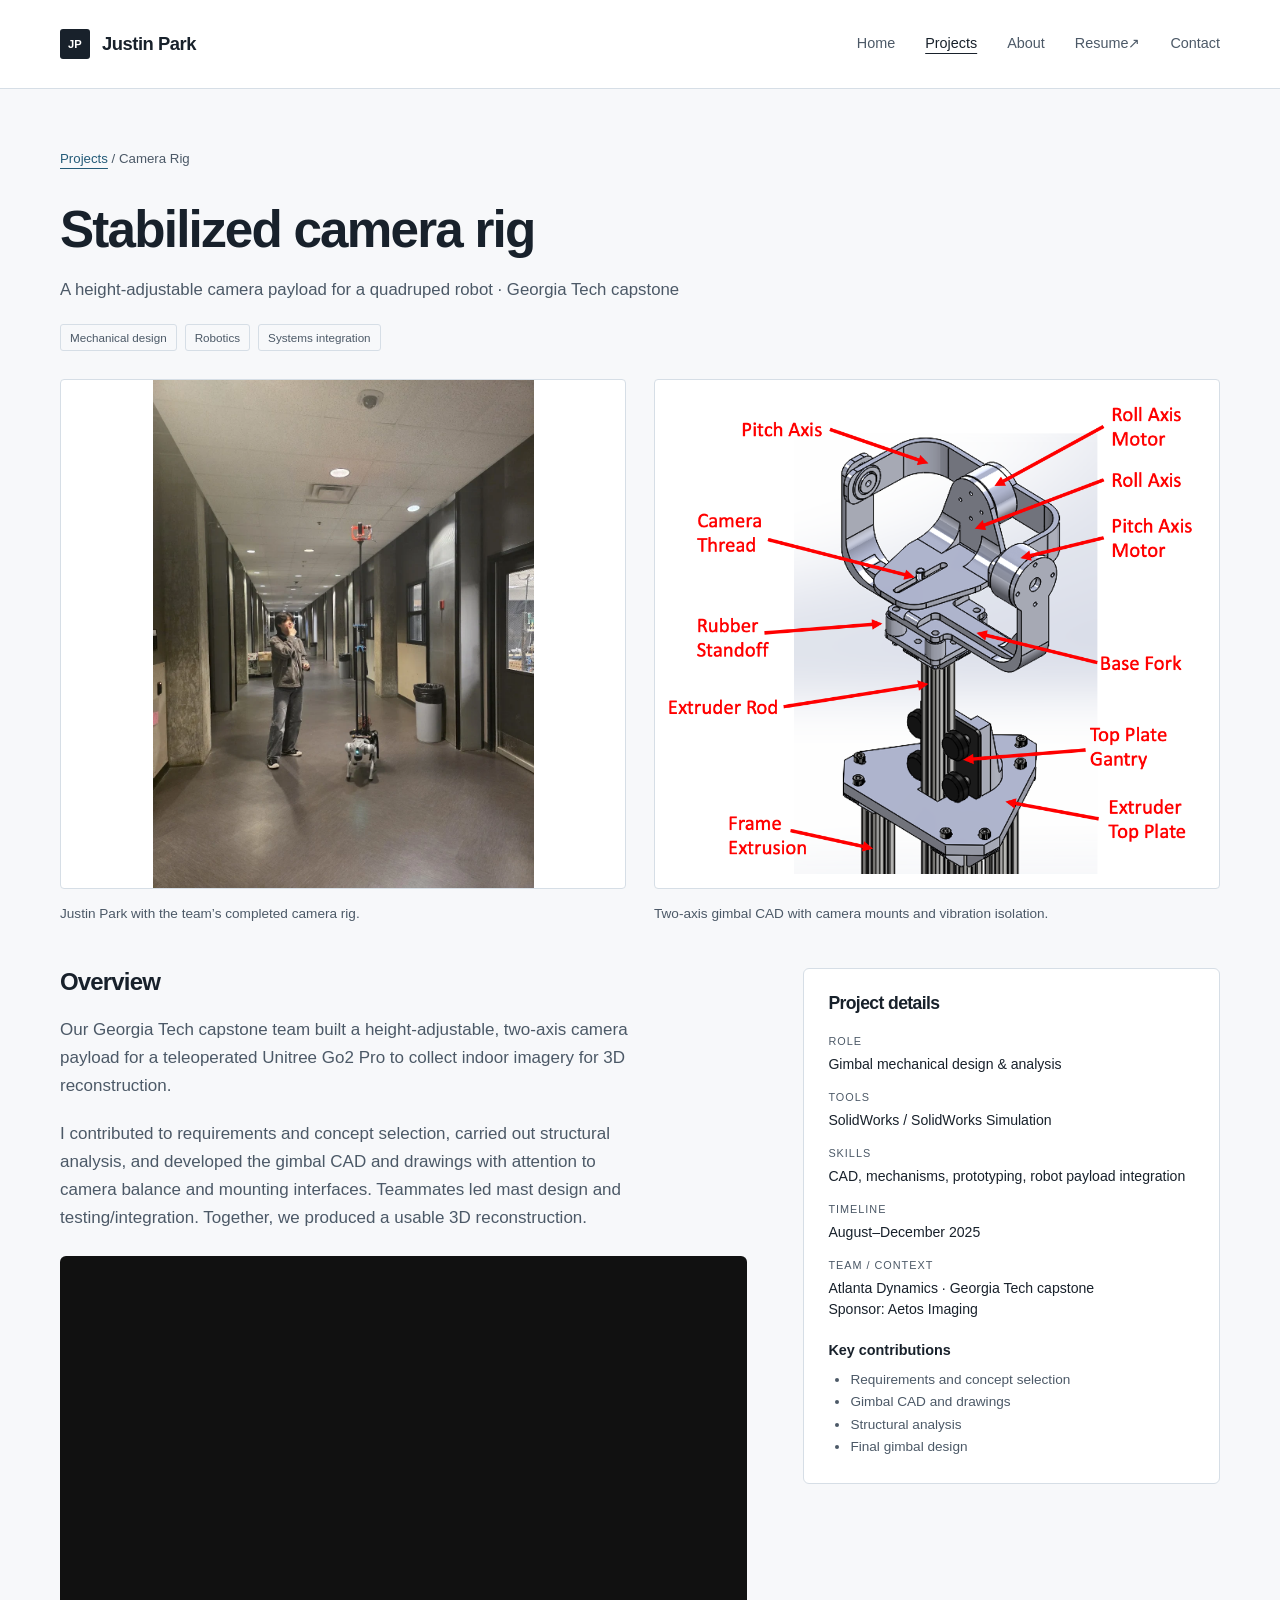
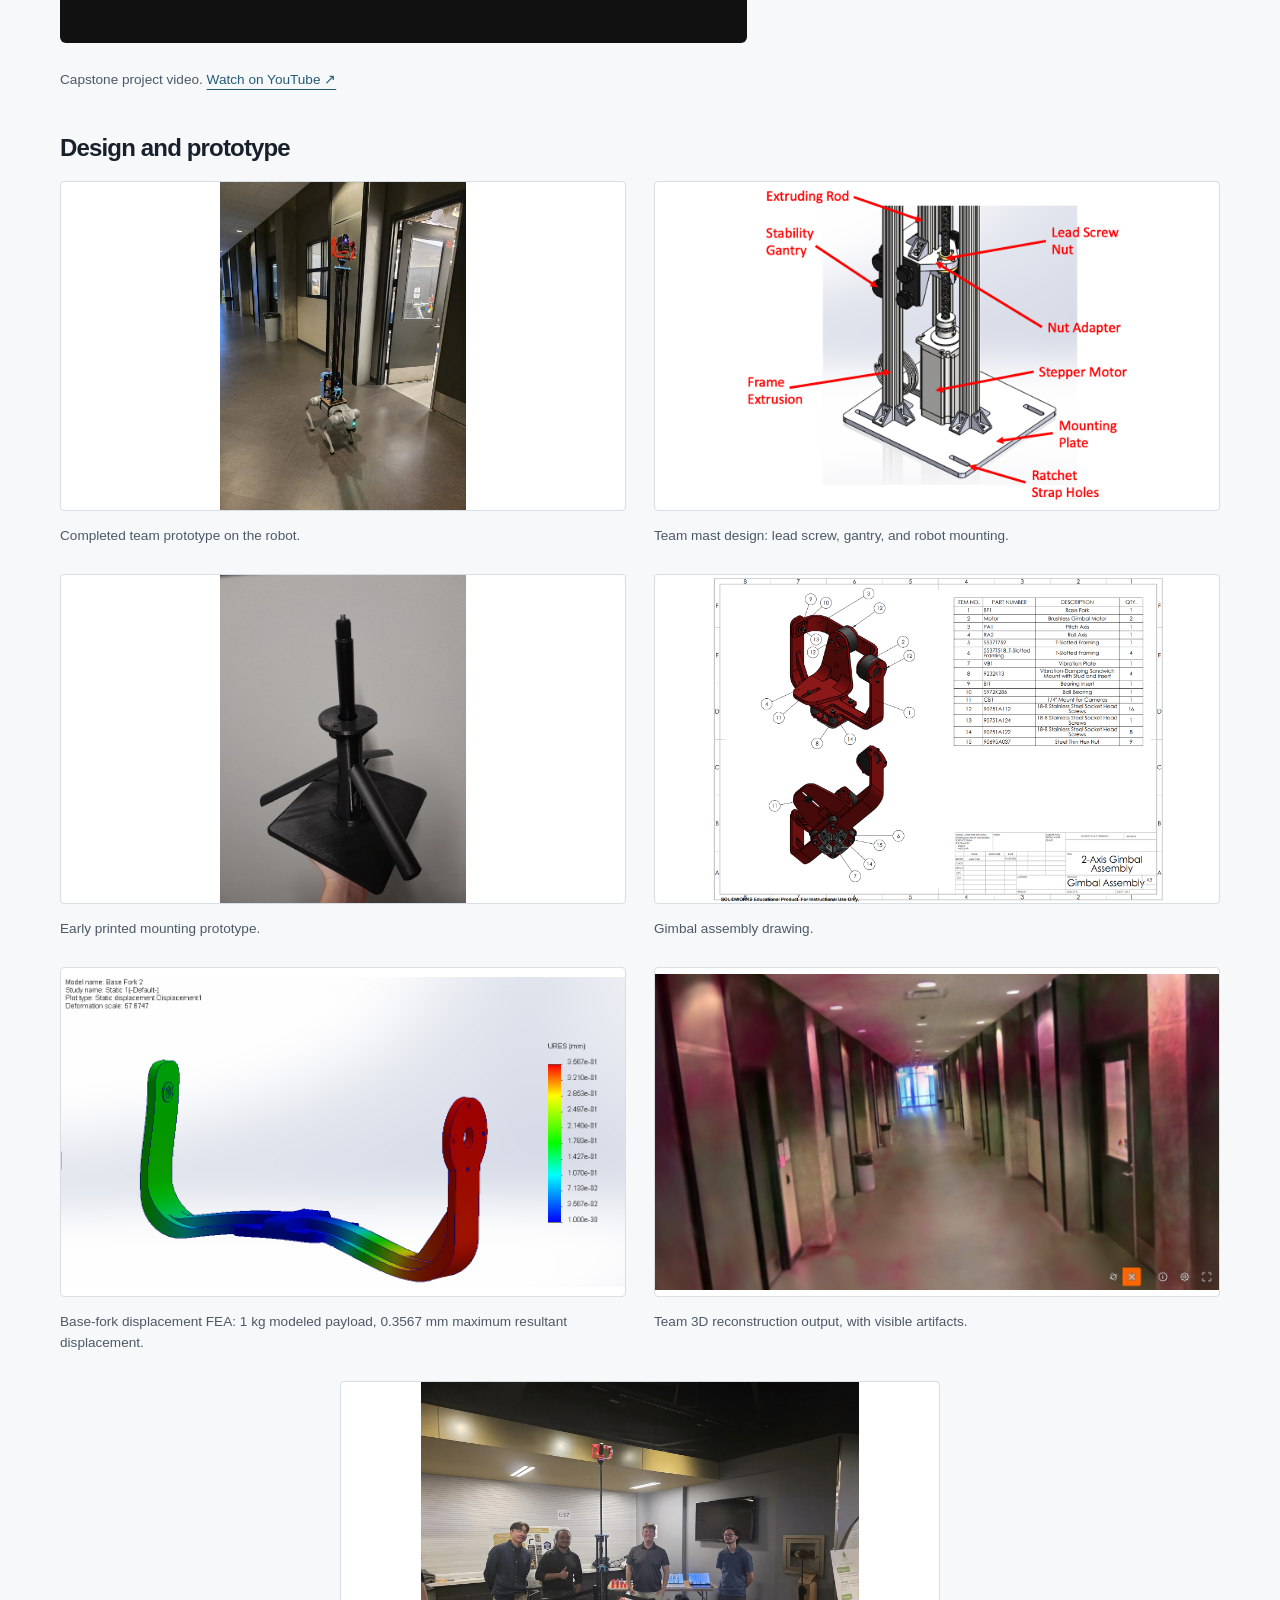
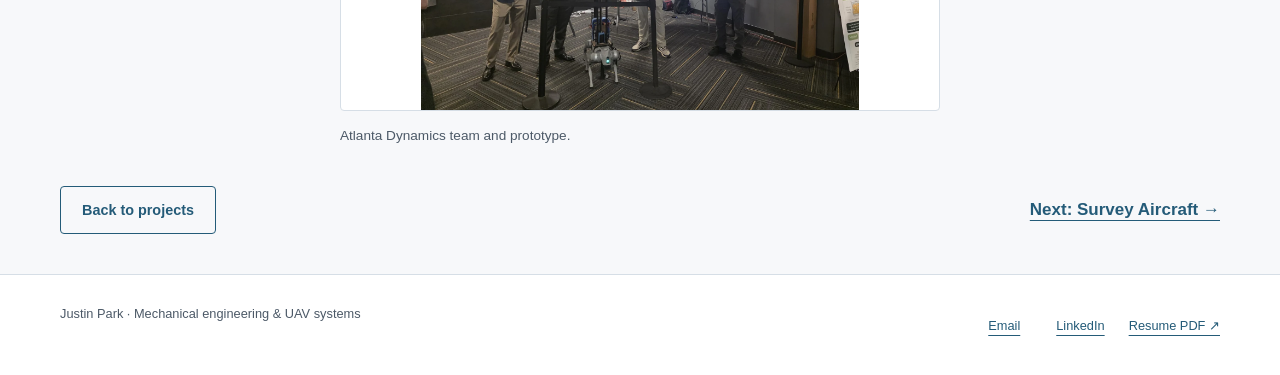
<file: website/projects/stabilized-camera-rig/index.html>
<!doctype html>
<html lang="en"><head><meta charset="utf-8"><meta name="viewport" content="width=device-width, initial-scale=1"><title>Stabilized Camera Rig — Justin Park</title><meta name="description" content="A concise visual overview of Justin Park’s gimbal design and analysis work on a Georgia Tech robot camera-payload capstone."><link rel="icon" href="../../assets/images/site-mark.svg" type="image/svg+xml"><meta name="theme-color" content="#245b78"><link rel="stylesheet" href="../../assets/css/styles.css?v=video-embed-1"><script src="../../assets/js/main.js?v=complete-1" defer></script><meta property="og:title" content="Stabilized Camera Rig — Justin Park"><meta property="og:description" content="A concise visual overview of Justin Park’s gimbal design and analysis work on a Georgia Tech robot camera-payload capstone."><meta property="og:type" content="website"><meta property="og:site_name" content="Justin Park — Engineering Portfolio"><meta property="og:locale" content="en_US"><meta name="twitter:card" content="summary"><link rel="canonical" href="https://justinsejinpark.com/projects/stabilized-camera-rig/"><meta property="og:url" content="https://justinsejinpark.com/projects/stabilized-camera-rig/"><meta property="og:image" content="https://justinsejinpark.com/assets/images/camera-rig/camera-rig-hero.webp"><meta property="og:image:width" content="3000"><meta property="og:image:height" content="2434"><meta property="og:image:alt" content="Justin Park beside the completed quadruped camera rig"><meta name="twitter:image" content="https://justinsejinpark.com/assets/images/camera-rig/camera-rig-hero.webp"><meta name="twitter:image:alt" content="Justin Park beside the completed quadruped camera rig"></head><body><a class="skip-link" href="#main">Skip to content</a>
<header class="site-header"><div class="container header-inner">
<a class="brand" href="../../" aria-label="Justin Park, home"><span class="brand-mark" aria-hidden="true">JP</span>Justin Park</a>
<button class="nav-toggle" type="button" aria-expanded="false" aria-controls="site-navigation">Menu</button>
<nav class="nav-links" id="site-navigation" aria-label="Main navigation"><a href="../../">Home</a><a href="../../projects/" aria-current="location">Projects</a><a href="../../about/">About</a>
<a href="../../assets/documents/justin-park-resume.pdf" target="_blank" rel="noopener" aria-label="Resume PDF, opens in a new tab">Resume <span aria-hidden="true">↗</span></a><a href="../../#contact">Contact</a></nav></div></header><main id="main" tabindex="-1" class="compact-project">
<div class="container">
<header class="project-heading"><div class="breadcrumb"><a href="../">Projects</a> / Camera Rig</div><h1>Stabilized camera rig</h1><p class="lead">A height-adjustable camera payload for a quadruped robot · Georgia Tech capstone</p><ul class="tags" aria-label="Engineering areas"><li>Mechanical design</li><li>Robotics</li><li>Systems integration</li></ul></header>
<div class="project-featured" aria-label="Project highlights"><figure class="technical-figure" id="integration"><a href="../../assets/images/camera-rig/justin-with-camera-rig.webp" target="_blank" rel="noopener" aria-label="Enlarge: Justin Park beside the completed team camera payload mounted on a Unitree Go2 Pro"><img src="../../assets/images/camera-rig/justin-with-camera-rig.webp" alt="Justin Park beside the completed team camera payload mounted on a Unitree Go2 Pro" width="978" height="1304" fetchpriority="high"></a><figcaption>Justin Park with the team’s completed camera rig.</figcaption></figure><figure class="technical-figure" id="design"><a href="../../assets/images/camera-rig/gimbal.webp" target="_blank" rel="noopener" aria-label="Enlarge: Labeled two-axis gimbal CAD showing camera balance, actuation, and isolation interfaces"><img src="../../assets/images/camera-rig/gimbal.webp" alt="Labeled two-axis gimbal CAD showing camera balance, actuation, and isolation interfaces" width="974" height="828" loading="lazy"></a><figcaption>Two-axis gimbal CAD with camera mounts and vibration isolation.</figcaption></figure></div>
<div class="project-overview">
<section class="project-summary" aria-labelledby="summary-title" id="role"><h2 id="summary-title">Overview</h2><p>Our Georgia Tech capstone team built a height-adjustable, two-axis camera payload for a teleoperated Unitree Go2 Pro to collect indoor imagery for 3D reconstruction.</p><p>I contributed to requirements and concept selection, carried out structural analysis, and developed the gimbal CAD and drawings with attention to camera balance and mounting interfaces. Teammates led mast design and testing/integration. Together, we produced a usable 3D reconstruction.</p><figure class="project-video"><iframe src="https://www.youtube-nocookie.com/embed/FzA6RJGJmbg?playsinline=1" title="Stabilized Camera Rig capstone project video" width="560" height="315" loading="lazy" referrerpolicy="strict-origin-when-cross-origin" allow="accelerometer; autoplay; clipboard-write; encrypted-media; gyroscope; picture-in-picture; web-share" allowfullscreen></iframe><figcaption>Capstone project video. <a href="https://www.youtube.com/watch?v=FzA6RJGJmbg" target="_blank" rel="noopener">Watch on YouTube ↗</a></figcaption></figure></section>
<aside class="project-details" aria-labelledby="details-title"><h2 id="details-title">Project details</h2><dl>
<div><dt>Role</dt><dd>Gimbal mechanical design &amp; analysis</dd></div>
<div><dt>Tools</dt><dd>SolidWorks / SolidWorks Simulation</dd></div>
<div><dt>Skills</dt><dd>CAD, mechanisms, prototyping, robot payload integration</dd></div>
<div><dt>Timeline</dt><dd>August–December 2025</dd></div>
<div><dt>Team / context</dt><dd>Atlanta Dynamics · Georgia Tech capstone<br>Sponsor: Aetos Imaging</dd></div></dl>
<h3>Key contributions</h3><ul><li>Requirements and concept selection</li><li>Gimbal CAD and drawings</li><li>Structural analysis</li><li>Final gimbal design</li></ul></aside>
</div>
<section class="project-visuals" aria-labelledby="gallery-title"><h2 id="gallery-title">Design and prototype</h2><div class="project-gallery"><figure class="technical-figure"><a href="../../assets/images/camera-rig/completed-rig.webp" target="_blank" rel="noopener" aria-label="Enlarge: Completed mast and camera payload mounted on a Unitree quadruped robot in a hallway"><img src="../../assets/images/camera-rig/completed-rig.webp" alt="Completed mast and camera payload mounted on a Unitree quadruped robot in a hallway" width="978" height="1304" loading="lazy"></a><figcaption>Completed team prototype on the robot.</figcaption></figure><figure class="technical-figure"><a href="../../assets/images/camera-rig/mast.webp" target="_blank" rel="noopener" aria-label="Enlarge: Labeled mast CAD showing lead screw, gantry, motor, and robot mounting interfaces"><img src="../../assets/images/camera-rig/mast.webp" alt="Labeled mast CAD showing lead screw, gantry, motor, and robot mounting interfaces" width="980" height="806" loading="lazy"></a><figcaption>Team mast design: lead screw, gantry, and robot mounting.</figcaption></figure><figure class="technical-figure" id="manufacturing"><a href="../../assets/images/camera-rig/mockup.webp" target="_blank" rel="noopener" aria-label="Enlarge: Early printed mounting interface held for inspection"><img src="../../assets/images/camera-rig/mockup.webp" alt="Early printed mounting interface held for inspection" width="1200" height="1600" loading="lazy"></a><figcaption>Early printed mounting prototype.</figcaption></figure><figure class="technical-figure"><a href="../../assets/images/camera-rig/assembly.webp" target="_blank" rel="noopener" aria-label="Enlarge: Exploded gimbal assembly drawing with component list"><img src="../../assets/images/camera-rig/assembly.webp" alt="Exploded gimbal assembly drawing with component list" width="1532" height="1107" loading="lazy"></a><figcaption>Gimbal assembly drawing.</figcaption></figure><figure class="technical-figure"><a href="../../assets/images/camera-rig/base-fork-displacement.png" target="_blank" rel="noopener" aria-label="Enlarge: Base-fork displacement FEA showing a maximum resultant displacement of 0.3567 mm"><img src="../../assets/images/camera-rig/base-fork-displacement.png" alt="Base-fork displacement FEA showing a maximum resultant displacement of 0.3567 mm" width="1215" height="668" loading="lazy"></a><figcaption>Base-fork displacement FEA: 1 kg modeled payload, 0.3567 mm maximum resultant displacement.</figcaption></figure><figure class="technical-figure"><a href="../../assets/images/camera-rig/reconstruction.webp" target="_blank" rel="noopener" aria-label="Enlarge: Indoor hallway reconstruction with visible camera occlusion artifacts"><img src="../../assets/images/camera-rig/reconstruction.webp" alt="Indoor hallway reconstruction with visible camera occlusion artifacts" width="1234" height="692" loading="lazy"></a><figcaption>Team 3D reconstruction output, with visible artifacts.</figcaption></figure><figure class="technical-figure"><a href="../../assets/images/camera-rig/team.webp" target="_blank" rel="noopener" aria-label="Enlarge: Atlanta Dynamics capstone team beside the completed camera rig"><img src="../../assets/images/camera-rig/team.webp" alt="Atlanta Dynamics capstone team beside the completed camera rig" width="1600" height="1200" loading="lazy"></a><figcaption>Atlanta Dynamics team and prototype.</figcaption></figure></div></section>
<nav class="project-bottom" aria-label="More projects"><a class="button secondary" href="../">Back to projects</a><a class="text-link" href="../survey-aircraft/">Next: Survey Aircraft →</a></nav>
</div></main><footer class="site-footer"><div class="container footer-inner"><span>Justin Park · Mechanical engineering &amp; UAV systems</span><div class="footer-links"><a href="mailto:justinpark0902@gmail.com">Email</a><a href="https://www.linkedin.com/in/justinpark-eng/">LinkedIn</a><a href="../../assets/documents/justin-park-resume.pdf" target="_blank" rel="noopener">Resume PDF ↗</a></div></div></footer></body></html>
</file>
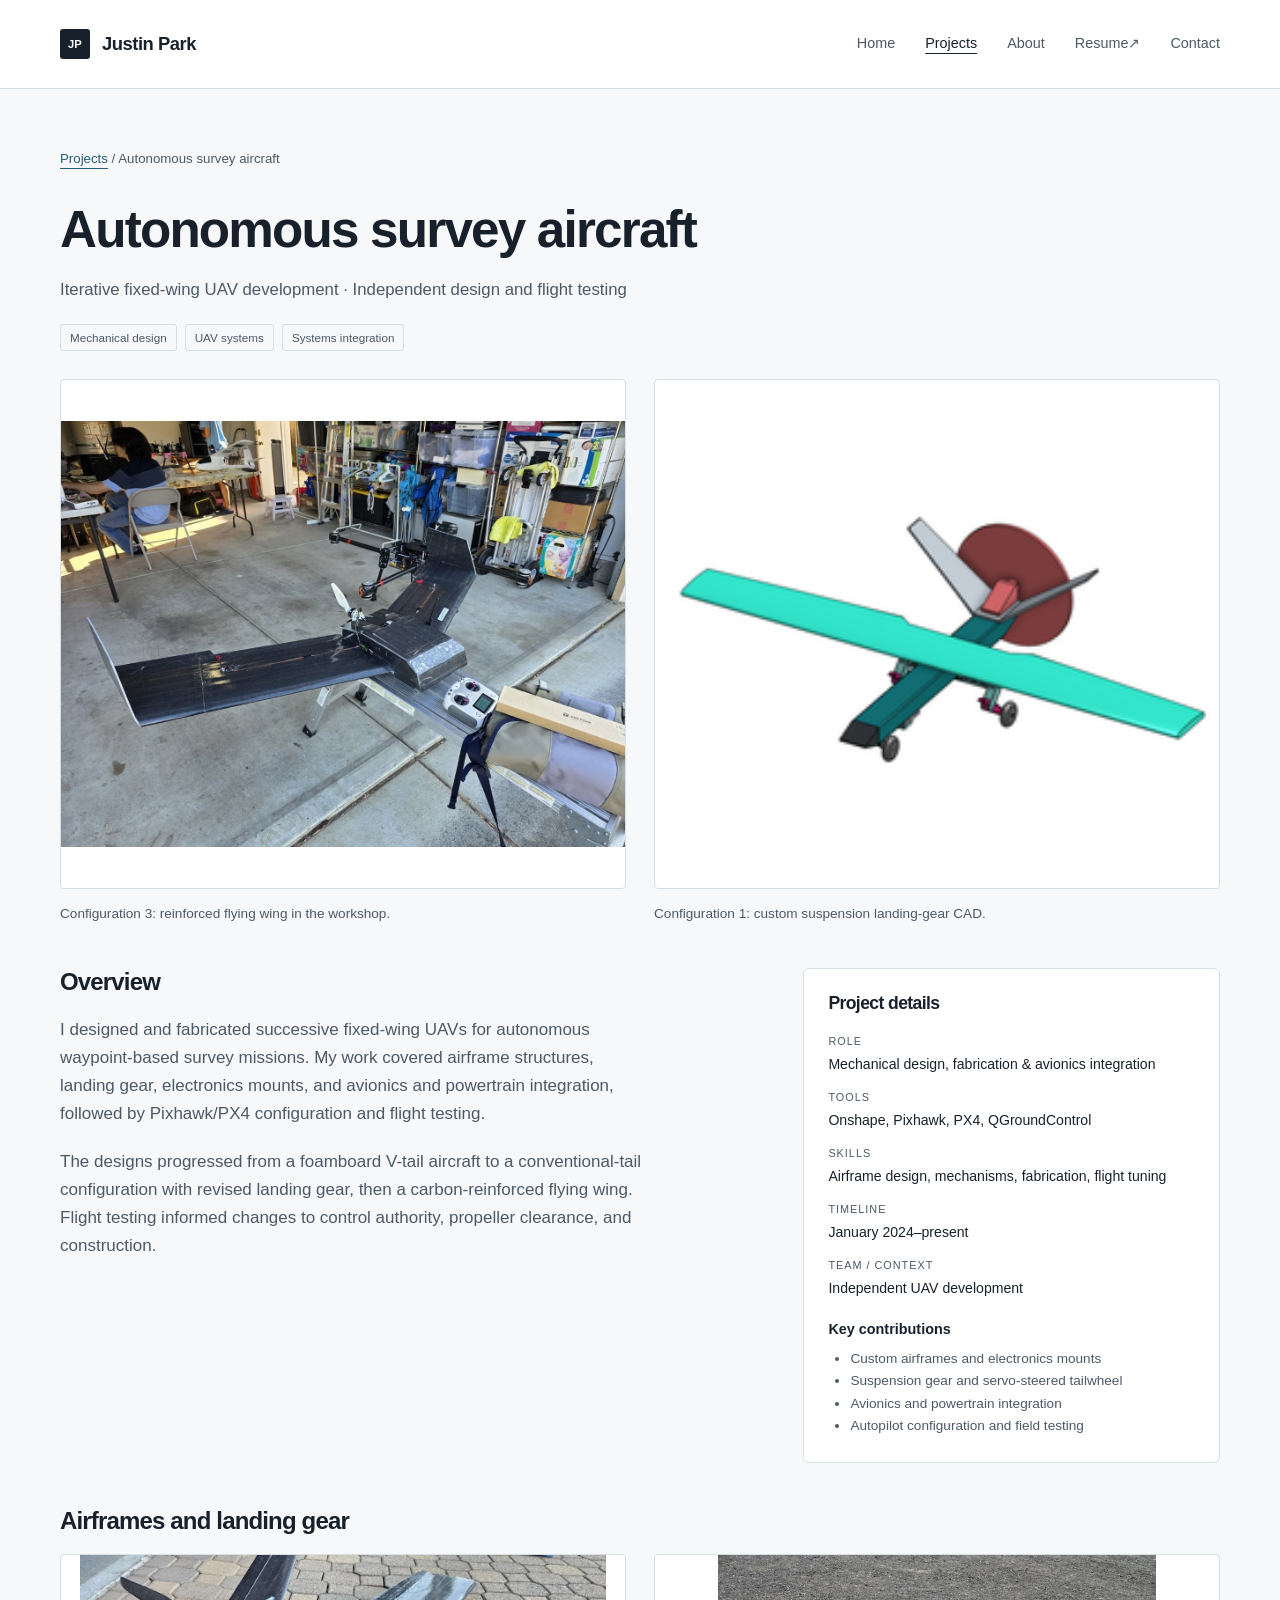
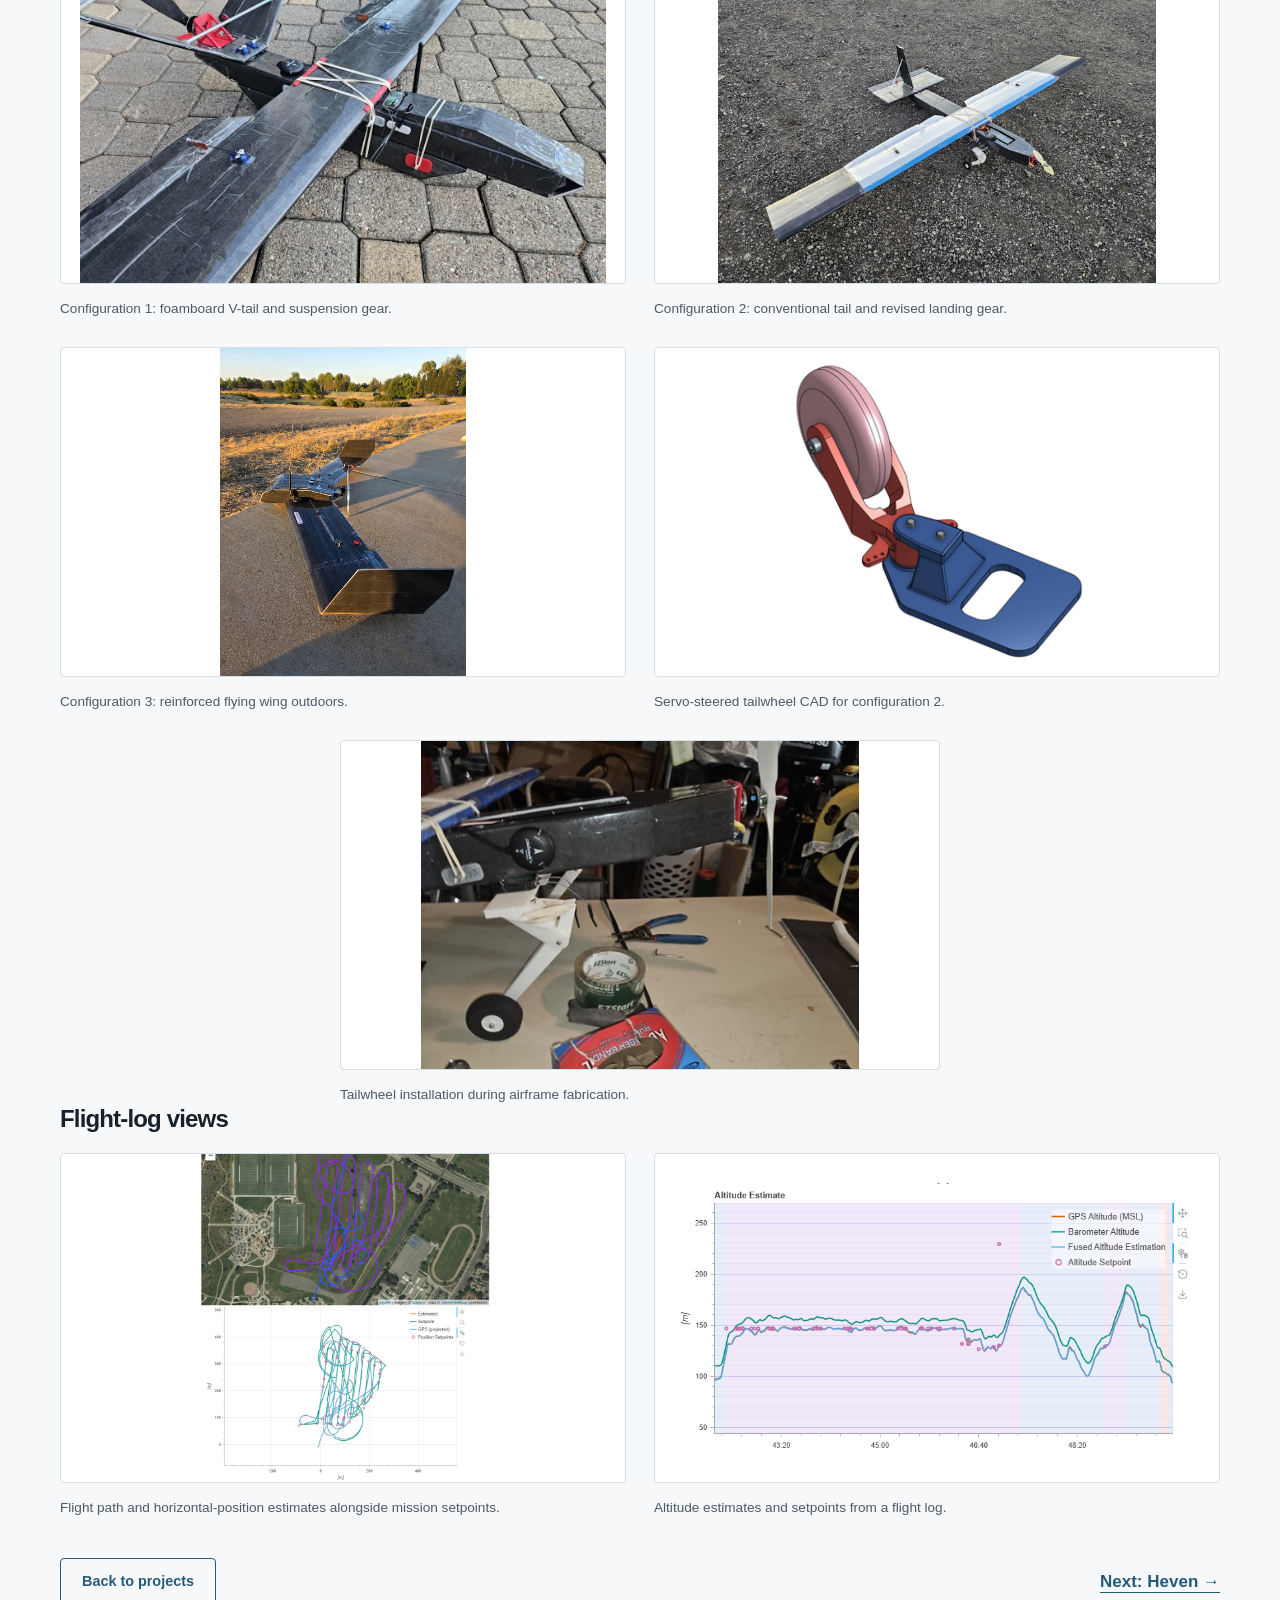
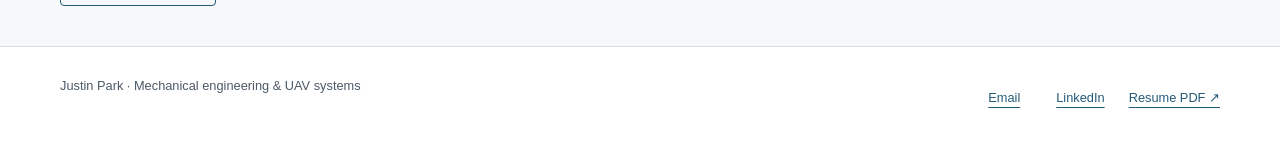
<file: website/projects/survey-aircraft/index.html>
<!doctype html>
<html lang="en"><head><meta charset="utf-8"><meta name="viewport" content="width=device-width, initial-scale=1"><title>Autonomous Survey Aircraft — Justin Park</title><meta name="description" content="My fixed-wing UAV builds, including custom airframes and landing gear, Pixhawk/PX4 integration, and flight testing."><link rel="icon" href="../../assets/images/site-mark.svg" type="image/svg+xml"><meta name="theme-color" content="#245b78"><link rel="stylesheet" href="../../assets/css/styles.css?v=complete-1"><script src="../../assets/js/main.js?v=complete-1" defer></script><meta property="og:title" content="Autonomous Survey Aircraft — Justin Park"><meta property="og:description" content="My fixed-wing UAV builds, including custom airframes and landing gear, Pixhawk/PX4 integration, and flight testing."><meta property="og:type" content="website"><meta property="og:site_name" content="Justin Park — Engineering Portfolio"><meta property="og:locale" content="en_US"><meta name="twitter:card" content="summary"><link rel="canonical" href="https://justinsejinpark.com/projects/survey-aircraft/"><meta property="og:url" content="https://justinsejinpark.com/projects/survey-aircraft/"><meta property="og:image" content="https://justinsejinpark.com/assets/images/survey-aircraft/flying-wing.webp"><meta property="og:image:width" content="1280"><meta property="og:image:height" content="968"><meta property="og:image:alt" content="Autonomous survey aircraft flying-wing configuration"><meta name="twitter:image" content="https://justinsejinpark.com/assets/images/survey-aircraft/flying-wing.webp"><meta name="twitter:image:alt" content="Autonomous survey aircraft flying-wing configuration"></head>
<body><a class="skip-link" href="#main">Skip to content</a><header class="site-header"><div class="container header-inner">
<a class="brand" href="../../" aria-label="Justin Park, home"><span class="brand-mark" aria-hidden="true">JP</span>Justin Park</a>
<button class="nav-toggle" type="button" aria-expanded="false" aria-controls="site-navigation">Menu</button>
<nav class="nav-links" id="site-navigation" aria-label="Main navigation"><a href="../../">Home</a><a href="../../projects/" aria-current="location">Projects</a><a href="../../about/">About</a>
<a href="../../assets/documents/justin-park-resume.pdf" target="_blank" rel="noopener" aria-label="Resume PDF, opens in a new tab">Resume <span aria-hidden="true">↗</span></a><a href="../../#contact">Contact</a></nav></div></header><main id="main" tabindex="-1" class="compact-project"><div class="container">
<header class="project-heading"><div class="breadcrumb"><a href="../">Projects</a> / Autonomous survey aircraft</div><h1>Autonomous survey aircraft</h1><p class="lead">Iterative fixed-wing UAV development · Independent design and flight testing</p><ul class="tags" aria-label="Engineering areas"><li>Mechanical design</li><li>UAV systems</li><li>Systems integration</li></ul></header>
<div class="project-featured" aria-label="Project highlights"><figure class="technical-figure"><a href="../../assets/images/survey-aircraft/flying-wing.webp" target="_blank" rel="noopener" aria-label="Enlarge: Third survey aircraft, a reinforced flying wing, on a workshop stand"><img src="../../assets/images/survey-aircraft/flying-wing.webp" alt="Third survey aircraft, a reinforced flying wing, on a workshop stand" width="1280" height="968" fetchpriority="high"></a><figcaption>Configuration 3: reinforced flying wing in the workshop.</figcaption></figure><figure class="technical-figure" id="landing-gear"><a href="../../assets/images/survey-aircraft/suspension-gear-cad.webp" target="_blank" rel="noopener" aria-label="Enlarge: CAD of the first aircraft suspension landing-gear arrangement"><img src="../../assets/images/survey-aircraft/suspension-gear-cad.webp" alt="CAD of the first aircraft suspension landing-gear arrangement" width="253" height="149" loading="lazy"></a><figcaption>Configuration 1: custom suspension landing-gear CAD.</figcaption></figure></div>
<div class="project-overview"><section class="project-summary" id="role" aria-labelledby="summary-title"><h2 id="summary-title">Overview</h2><p>I designed and fabricated successive fixed-wing UAVs for autonomous waypoint-based survey missions. My work covered airframe structures, landing gear, electronics mounts, and avionics and powertrain integration, followed by Pixhawk/PX4 configuration and flight testing.</p><p>The designs progressed from a foamboard V-tail aircraft to a conventional-tail configuration with revised landing gear, then a carbon-reinforced flying wing. Flight testing informed changes to control authority, propeller clearance, and construction.</p></section><aside class="project-details" aria-labelledby="details-title"><h2 id="details-title">Project details</h2><dl><div id="integration"><dt>Role</dt><dd>Mechanical design, fabrication &amp; avionics integration</dd></div><div><dt>Tools</dt><dd>Onshape, Pixhawk, PX4, QGroundControl</dd></div><div><dt>Skills</dt><dd>Airframe design, mechanisms, fabrication, flight tuning</dd></div><div><dt>Timeline</dt><dd>January 2024–present</dd></div><div><dt>Team / context</dt><dd>Independent UAV development</dd></div></dl><h3>Key contributions</h3><ul><li>Custom airframes and electronics mounts</li><li>Suspension gear and servo-steered tailwheel</li><li>Avionics and powertrain integration</li><li>Autopilot configuration and field testing</li></ul></aside></div>
<section class="project-visuals" id="iterations" aria-labelledby="gallery-title"><h2 id="gallery-title">Airframes and landing gear</h2><div class="project-gallery"><figure class="technical-figure"><a href="../../assets/images/survey-aircraft/aircraft-one.webp" target="_blank" rel="noopener" aria-label="Enlarge: First survey aircraft with V-tail and suspension landing gear outdoors"><img src="../../assets/images/survey-aircraft/aircraft-one.webp" alt="First survey aircraft with V-tail and suspension landing gear outdoors" width="1278" height="798" loading="lazy"></a><figcaption>Configuration 1: foamboard V-tail and suspension gear.</figcaption></figure><figure class="technical-figure"><a href="../../assets/images/survey-aircraft/aircraft-two.webp" target="_blank" rel="noopener" aria-label="Enlarge: Second survey aircraft with conventional tail on gravel"><img src="../../assets/images/survey-aircraft/aircraft-two.webp" alt="Second survey aircraft with conventional tail on gravel" width="1280" height="960" loading="lazy"></a><figcaption>Configuration 2: conventional tail and revised landing gear.</figcaption></figure><figure class="technical-figure"><a href="../../assets/images/survey-aircraft/flying-wing-field.webp" target="_blank" rel="noopener" aria-label="Enlarge: Flying-wing survey aircraft outdoors with control surfaces visible"><img src="../../assets/images/survey-aircraft/flying-wing-field.webp" alt="Flying-wing survey aircraft outdoors with control surfaces visible" width="953" height="1270" loading="lazy"></a><figcaption>Configuration 3: reinforced flying wing outdoors.</figcaption></figure><figure class="technical-figure" id="design"><a href="../../assets/images/survey-aircraft/tailwheel-cad.webp" target="_blank" rel="noopener" aria-label="Enlarge: CAD of the second aircraft steerable tailwheel and mounting bracket"><img src="../../assets/images/survey-aircraft/tailwheel-cad.webp" alt="CAD of the second aircraft steerable tailwheel and mounting bracket" width="312" height="341" loading="lazy"></a><figcaption>Servo-steered tailwheel CAD for configuration 2.</figcaption></figure><figure class="technical-figure" id="manufacturing"><a href="../../assets/images/survey-aircraft/tailwheel-build.webp" target="_blank" rel="noopener" aria-label="Enlarge: Tailwheel fitted beneath the second aircraft during workshop fabrication"><img src="../../assets/images/survey-aircraft/tailwheel-build.webp" alt="Tailwheel fitted beneath the second aircraft during workshop fabrication" width="512" height="384" loading="lazy"></a><figcaption>Tailwheel installation during airframe fabrication.</figcaption></figure></div></section>
<section class="project-visuals" id="flight-logs" aria-labelledby="flight-logs-title"><h2 id="flight-logs-title">Flight-log views</h2><div class="project-gallery"><figure class="technical-figure"><a href="../../assets/images/survey-aircraft/flight-path-log.png" target="_blank" rel="noopener" aria-label="Enlarge: Flight-log map and horizontal-position plot showing GPS, estimated position, and position setpoints"><img src="../../assets/images/survey-aircraft/flight-path-log.png" alt="Flight-log map and horizontal-position plot showing GPS, estimated position, and position setpoints" width="1008" height="970" loading="lazy"></a><figcaption>Flight path and horizontal-position estimates alongside mission setpoints.</figcaption></figure><figure class="technical-figure"><a href="../../assets/images/survey-aircraft/altitude-log.png" target="_blank" rel="noopener" aria-label="Enlarge: Flight-log altitude plot comparing GPS altitude, barometer altitude, fused altitude estimation, and altitude setpoints"><img src="../../assets/images/survey-aircraft/altitude-log.png" alt="Flight-log altitude plot comparing GPS altitude, barometer altitude, fused altitude estimation, and altitude setpoints" width="848" height="407" loading="lazy"></a><figcaption>Altitude estimates and setpoints from a flight log.</figcaption></figure></div></section>
<nav class="project-bottom" aria-label="More projects"><a class="button secondary" href="../">Back to projects</a><a class="text-link" href="../heven/">Next: Heven →</a></nav>
</div></main><footer class="site-footer"><div class="container footer-inner"><span>Justin Park · Mechanical engineering &amp; UAV systems</span><div class="footer-links"><a href="mailto:justinpark0902@gmail.com">Email</a><a href="https://www.linkedin.com/in/justinpark-eng/">LinkedIn</a><a href="../../assets/documents/justin-park-resume.pdf" target="_blank" rel="noopener">Resume PDF ↗</a></div></div></footer></body></html>
</file>
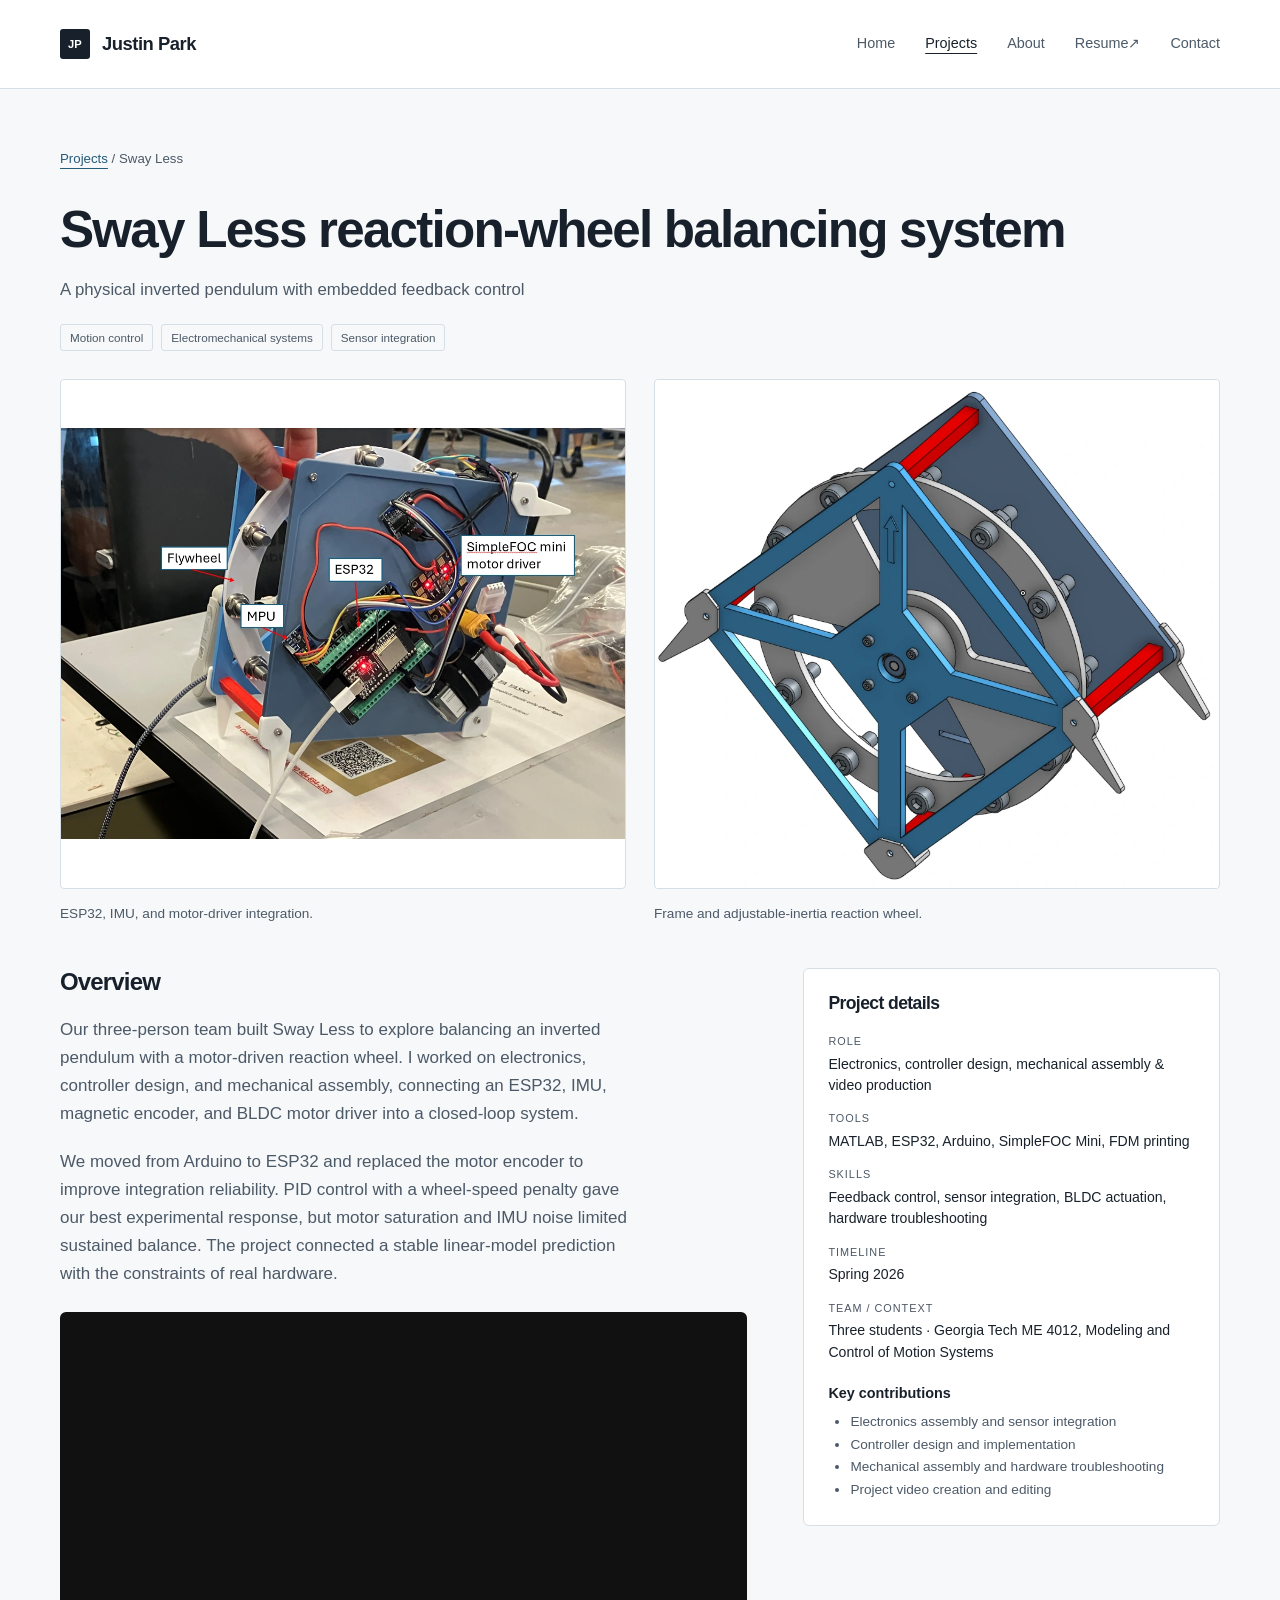
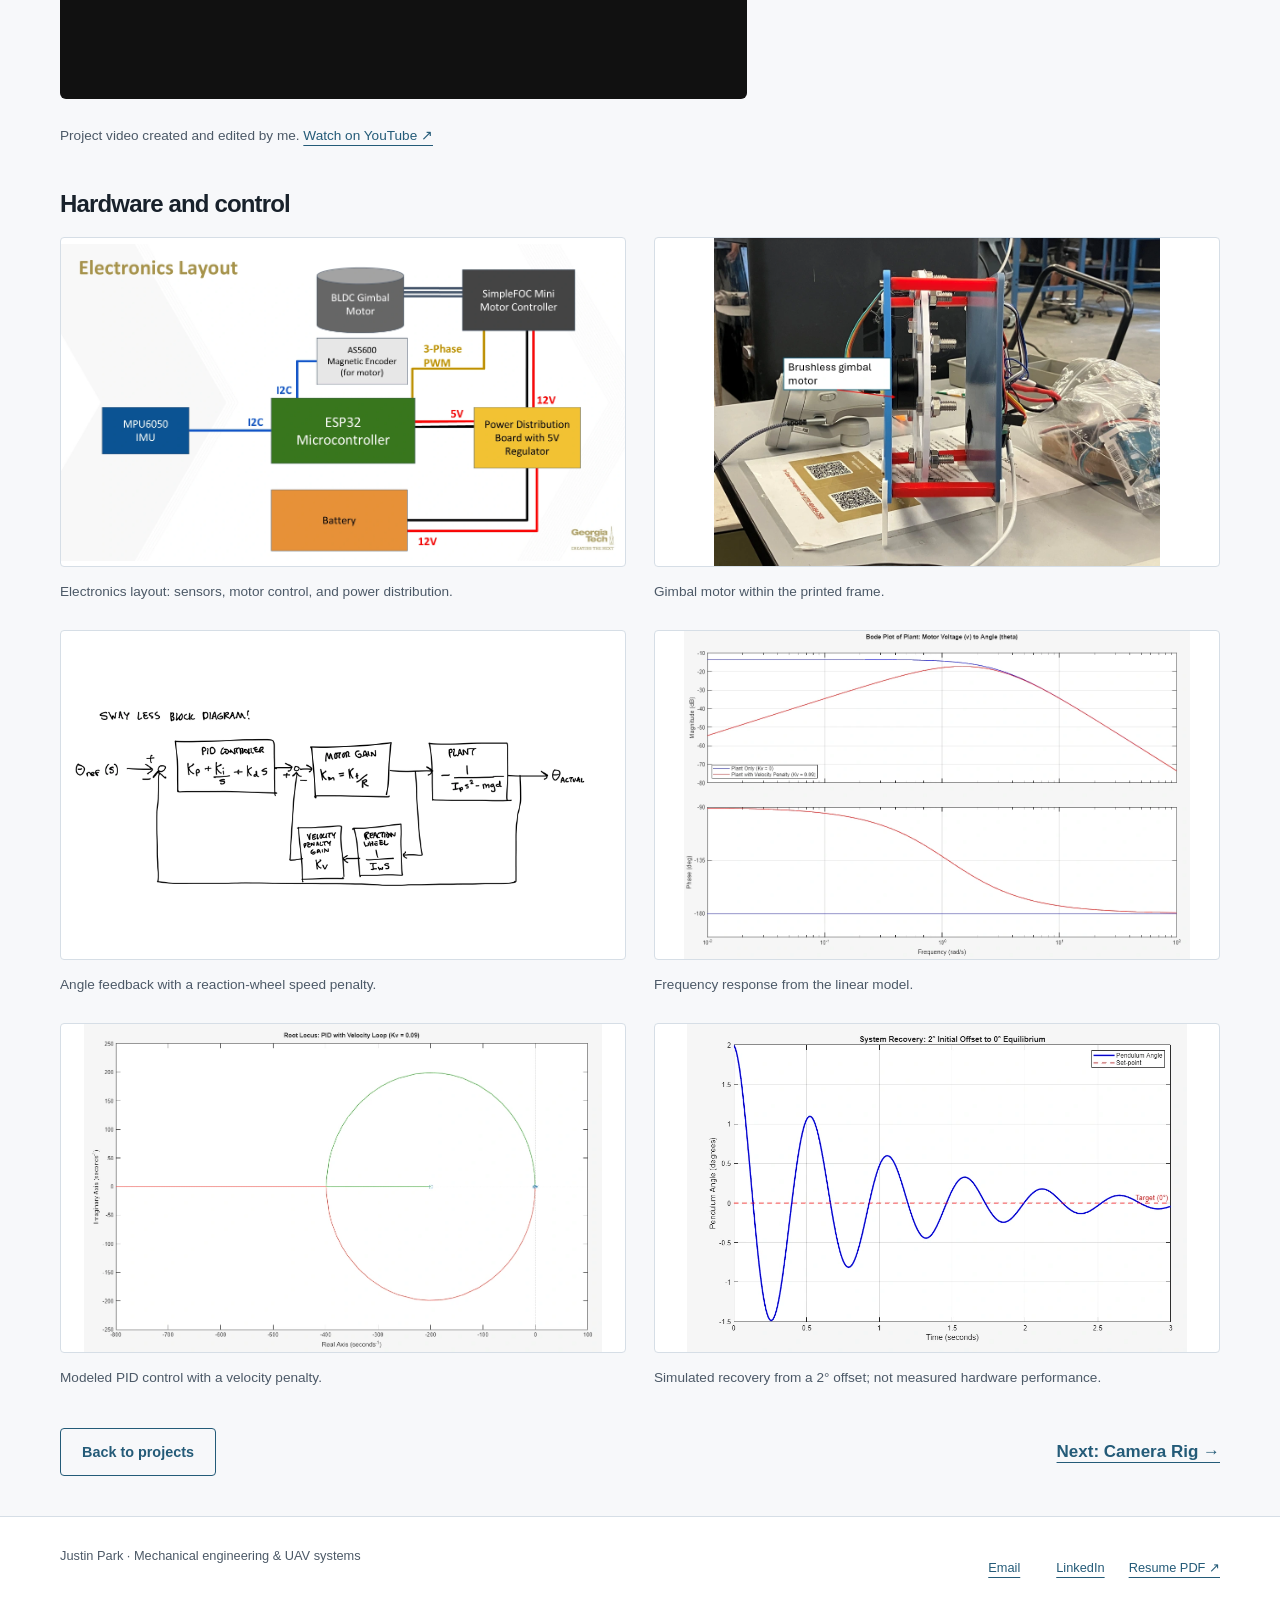
<file: website/projects/sway-less/index.html>
<!doctype html>
<html lang="en"><head><meta charset="utf-8"><meta name="viewport" content="width=device-width, initial-scale=1"><title>Sway Less Reaction-Wheel Balancing System — Justin Park</title><meta name="description" content="Sway Less, a Georgia Tech motion-controls project combining a reaction-wheel prototype, ESP32 electronics, PID control, and MATLAB modeling."><link rel="icon" href="../../assets/images/site-mark.svg" type="image/svg+xml"><meta name="theme-color" content="#245b78"><link rel="stylesheet" href="../../assets/css/styles.css?v=video-embed-1"><script src="../../assets/js/main.js?v=complete-1" defer></script><meta property="og:title" content="Sway Less Reaction-Wheel Balancing System — Justin Park"><meta property="og:description" content="Sway Less, a Georgia Tech motion-controls project combining a reaction-wheel prototype, ESP32 electronics, PID control, and MATLAB modeling."><meta property="og:type" content="website"><meta property="og:site_name" content="Justin Park — Engineering Portfolio"><meta property="og:locale" content="en_US"><meta name="twitter:card" content="summary"><link rel="canonical" href="https://justinsejinpark.com/projects/sway-less/"><meta property="og:url" content="https://justinsejinpark.com/projects/sway-less/"><meta property="og:image" content="https://justinsejinpark.com/assets/images/sway-less/electronics.webp"><meta property="og:image:width" content="1056"><meta property="og:image:height" content="770"><meta property="og:image:alt" content="Sway Less prototype showing ESP32, IMU, motor driver, and flywheel"><meta name="twitter:image" content="https://justinsejinpark.com/assets/images/sway-less/electronics.webp"><meta name="twitter:image:alt" content="Sway Less prototype showing ESP32, IMU, motor driver, and flywheel"></head>
<body><a class="skip-link" href="#main">Skip to content</a><header class="site-header"><div class="container header-inner">
<a class="brand" href="../../" aria-label="Justin Park, home"><span class="brand-mark" aria-hidden="true">JP</span>Justin Park</a>
<button class="nav-toggle" type="button" aria-expanded="false" aria-controls="site-navigation">Menu</button>
<nav class="nav-links" id="site-navigation" aria-label="Main navigation"><a href="../../">Home</a><a href="../../projects/" aria-current="location">Projects</a><a href="../../about/">About</a>
<a href="../../assets/documents/justin-park-resume.pdf" target="_blank" rel="noopener" aria-label="Resume PDF, opens in a new tab">Resume <span aria-hidden="true">↗</span></a><a href="../../#contact">Contact</a></nav></div></header><main id="main" tabindex="-1" class="compact-project"><div class="container">
<header class="project-heading"><div class="breadcrumb"><a href="../">Projects</a> / Sway Less</div><h1>Sway Less reaction-wheel balancing system</h1><p class="lead">A physical inverted pendulum with embedded feedback control</p><ul class="tags" aria-label="Engineering areas"><li>Motion control</li><li>Electromechanical systems</li><li>Sensor integration</li></ul></header>
<div class="project-featured" aria-label="Project highlights"><figure class="technical-figure"><a href="../../assets/images/sway-less/electronics.webp" target="_blank" rel="noopener" aria-label="Enlarge: Sway Less prototype with labeled ESP32, IMU, SimpleFOC Mini motor driver, and flywheel"><img src="../../assets/images/sway-less/electronics.webp" alt="Sway Less prototype with labeled ESP32, IMU, SimpleFOC Mini motor driver, and flywheel" width="1056" height="770" fetchpriority="high"></a><figcaption>ESP32, IMU, and motor-driver integration.</figcaption></figure><figure class="technical-figure"><a href="../../assets/images/sway-less/cad.webp" target="_blank" rel="noopener" aria-label="Enlarge: CAD of the printed frame, reaction wheel, evenly spaced bolts, and protective bumpers"><img src="../../assets/images/sway-less/cad.webp" alt="CAD of the printed frame, reaction wheel, evenly spaced bolts, and protective bumpers" width="925" height="836" loading="lazy"></a><figcaption>Frame and adjustable-inertia reaction wheel.</figcaption></figure></div>
<div class="project-overview"><section class="project-summary" aria-labelledby="summary-title"><h2 id="summary-title">Overview</h2><p>Our three-person team built Sway Less to explore balancing an inverted pendulum with a motor-driven reaction wheel. I worked on electronics, controller design, and mechanical assembly, connecting an ESP32, IMU, magnetic encoder, and BLDC motor driver into a closed-loop system.</p><p>We moved from Arduino to ESP32 and replaced the motor encoder to improve integration reliability. PID control with a wheel-speed penalty gave our best experimental response, but motor saturation and IMU noise limited sustained balance. The project connected a stable linear-model prediction with the constraints of real hardware.</p><figure class="project-video"><iframe src="https://www.youtube-nocookie.com/embed/KSkGfw6xjcQ?playsinline=1" title="Sway Less project video, created and edited by Justin Park" width="560" height="315" loading="lazy" referrerpolicy="strict-origin-when-cross-origin" allow="accelerometer; autoplay; clipboard-write; encrypted-media; gyroscope; picture-in-picture; web-share" allowfullscreen></iframe><figcaption>Project video created and edited by me. <a href="https://www.youtube.com/watch?v=KSkGfw6xjcQ" target="_blank" rel="noopener">Watch on YouTube ↗</a></figcaption></figure></section>
<aside class="project-details" aria-labelledby="details-title"><h2 id="details-title">Project details</h2><dl><div><dt>Role</dt><dd>Electronics, controller design, mechanical assembly &amp; video production</dd></div><div><dt>Tools</dt><dd>MATLAB, ESP32, Arduino, SimpleFOC Mini, FDM printing</dd></div><div><dt>Skills</dt><dd>Feedback control, sensor integration, BLDC actuation, hardware troubleshooting</dd></div><div><dt>Timeline</dt><dd>Spring 2026</dd></div><div><dt>Team / context</dt><dd>Three students · Georgia Tech ME 4012, Modeling and Control of Motion Systems</dd></div></dl><h3>Key contributions</h3><ul><li>Electronics assembly and sensor integration</li><li>Controller design and implementation</li><li>Mechanical assembly and hardware troubleshooting</li><li>Project video creation and editing</li></ul></aside></div>
<section class="project-visuals" aria-labelledby="gallery-title"><h2 id="gallery-title">Hardware and control</h2><div class="project-gallery"><figure class="technical-figure"><a href="../../assets/images/sway-less/electronics-layout.webp" target="_blank" rel="noopener" aria-label="Enlarge: Electronics layout showing ESP32, MPU6050 IMU, AS5600 encoder, SimpleFOC Mini, BLDC gimbal motor, battery, and regulated power connections"><img src="../../assets/images/sway-less/electronics-layout.webp" alt="Electronics layout showing ESP32, MPU6050 IMU, AS5600 encoder, SimpleFOC Mini, BLDC gimbal motor, battery, and regulated power connections" width="2400" height="1350" loading="lazy"></a><figcaption>Electronics layout: sensors, motor control, and power distribution.</figcaption></figure><figure class="technical-figure"><a href="../../assets/images/sway-less/motor-side.webp" target="_blank" rel="noopener" aria-label="Enlarge: Side view of the printed frame with the brushless gimbal motor labeled"><img src="../../assets/images/sway-less/motor-side.webp" alt="Side view of the printed frame with the brushless gimbal motor labeled" width="1051" height="774" loading="lazy"></a><figcaption>Gimbal motor within the printed frame.</figcaption></figure><figure class="technical-figure"><a href="../../assets/images/sway-less/control-diagram.webp" target="_blank" rel="noopener" aria-label="Enlarge: Feedback block diagram showing angle PID control, motor gain, inverted-pendulum plant, and reaction-wheel velocity penalty"><img src="../../assets/images/sway-less/control-diagram.webp" alt="Feedback block diagram showing angle PID control, motor gain, inverted-pendulum plant, and reaction-wheel velocity penalty" width="1700" height="608" loading="lazy"></a><figcaption>Angle feedback with a reaction-wheel speed penalty.</figcaption></figure><figure class="technical-figure"><a href="../../assets/images/sway-less/bode.webp" target="_blank" rel="noopener" aria-label="Enlarge: Bode magnitude and phase plots from the team’s linear control model"><img src="../../assets/images/sway-less/bode.webp" alt="Bode magnitude and phase plots from the team’s linear control model" width="1217" height="790" loading="lazy"></a><figcaption>Frequency response from the linear model.</figcaption></figure><figure class="technical-figure"><a href="../../assets/images/sway-less/root-locus.webp" target="_blank" rel="noopener" aria-label="Enlarge: Root-locus plot for the modeled PID controller with wheel velocity penalty"><img src="../../assets/images/sway-less/root-locus.webp" alt="Root-locus plot for the modeled PID controller with wheel velocity penalty" width="1239" height="785" loading="lazy"></a><figcaption>Modeled PID control with a velocity penalty.</figcaption></figure><figure class="technical-figure"><a href="../../assets/images/sway-less/simulated-recovery.webp" target="_blank" rel="noopener" aria-label="Enlarge: Simulated pendulum-angle recovery from a two-degree initial offset toward zero over three seconds"><img src="../../assets/images/sway-less/simulated-recovery.webp" alt="Simulated pendulum-angle recovery from a two-degree initial offset toward zero over three seconds" width="952" height="624" loading="lazy"></a><figcaption>Simulated recovery from a 2° offset; not measured hardware performance.</figcaption></figure></div></section><nav class="project-bottom" aria-label="More projects"><a class="button secondary" href="../">Back to projects</a><a class="text-link" href="../stabilized-camera-rig/">Next: Camera Rig →</a></nav></div></main><footer class="site-footer"><div class="container footer-inner"><span>Justin Park · Mechanical engineering &amp; UAV systems</span><div class="footer-links"><a href="mailto:justinpark0902@gmail.com">Email</a><a href="https://www.linkedin.com/in/justinpark-eng/">LinkedIn</a><a href="../../assets/documents/justin-park-resume.pdf" target="_blank" rel="noopener">Resume PDF ↗</a></div></div></footer></body></html>
</file>
<file: website/assets/css/styles.css>
/* Shared visual system. Content remains visible without JavaScript. */
:root{--ink:#18212b;--muted:#4c5967;--accent:#245b78;--paper:#f7f8fa;--line:#d6dee6;--white:#fff;--width:1160px;--radius:6px}

*{box-sizing:border-box}
html{scroll-behavior:smooth;scroll-padding-top:28px}
body{margin:0;background:var(--paper);color:var(--ink);font-family:"Segoe UI",Arial,sans-serif;font-size:17px;line-height:1.65}
img{display:block;max-width:100%;height:auto}
a{color:var(--accent);text-underline-offset:5px;text-decoration-thickness:1px}
a:hover{text-decoration-thickness:2px}
a:focus-visible,button:focus-visible,[tabindex]:focus-visible{outline:3px solid var(--accent);outline-offset:5px}
h1,h2,h3{line-height:1.15;letter-spacing:-.035em;margin:0 0 24px;font-weight:600}
h1{font-size:clamp(2.3rem,4.8vw,3.5rem)}
h2{font-size:clamp(1.8rem,3vw,2.5rem)}
h3{font-size:1.45rem;letter-spacing:-.02em}
p{margin:0 0 20px}
ul{padding-left:22px}
figure{margin:0}
figcaption{font-size:.85rem;line-height:1.55;color:var(--muted);padding:14px 0 0}
button{font:inherit}
.container{width:min(var(--width),calc(100% - 48px));margin-inline:auto}
.section{padding-block:88px}
.section-white{background:var(--white);border-block:1px solid var(--line)}
.eyebrow{display:block;font-size:.75rem;font-weight:600;letter-spacing:.14em;text-transform:uppercase;color:var(--accent);margin-bottom:20px}
.muted{color:var(--muted)}
.portfolio-note{color:var(--muted);font-size:.95rem;max-width:75ch;margin-bottom:24px}
.lead{font-size:1.2rem;color:var(--muted);max-width:65ch}
.section-heading{display:flex;justify-content:space-between;gap:32px;align-items:end;margin-bottom:36px}
.section-heading h2{margin-bottom:12px}
.section-heading p{margin-bottom:0;max-width:58ch}
.text-link{font-weight:600;white-space:nowrap;display:inline-flex;align-items:center;min-height:44px}
.skip-link{position:absolute;top:12px;left:12px;transform:translateY(-160%);background:white;padding:10px 16px;z-index:10}
.skip-link:focus{transform:none}

.site-header{background:var(--white);border-bottom:1px solid var(--line)}
.header-inner{min-height:88px;display:flex;align-items:center;justify-content:space-between;gap:24px}
.brand{min-height:44px;font-size:1.15rem;font-weight:650;letter-spacing:-.025em;color:var(--ink);text-decoration:none;display:flex;gap:12px;align-items:center}
.brand-mark{width:30px;height:30px;display:grid;place-items:center;background:var(--ink);color:white;font-size:.7rem;letter-spacing:.02em;border-radius:3px}
.nav-links{display:flex;align-items:center;gap:30px}
.nav-links a{display:inline-flex;min-height:44px;align-items:center;font-size:.9rem;color:var(--muted);text-decoration:none}
.nav-links a:hover,.nav-links a[aria-current]{color:var(--ink);text-decoration:underline}
.nav-toggle{display:none;background:transparent;border:1px solid var(--line);border-radius:4px;padding:8px 14px;min-height:44px;color:var(--ink)}

.hero{display:grid;grid-template-columns:1.25fr .75fr;gap:76px;align-items:center;padding-block:72px 80px}
.hero h1{max-width:18ch;margin-bottom:24px}
.hero .headline{font-size:.83rem;line-height:1.6;color:var(--accent);font-weight:600;margin-bottom:24px;max-width:50ch}
.hero .intro{max-width:57ch;color:var(--muted);font-size:1.1rem}
.availability{border-top:1px solid var(--line);padding-top:20px;margin-top:28px;font-size:.86rem;color:var(--muted)}
.availability strong{display:block;color:var(--ink);font-weight:600;margin-bottom:3px}
.availability .undergraduate-degree{margin-top:12px}
.hero-image img{width:100%;max-height:540px;object-fit:contain;background:#e6e9eb;border-radius:var(--radius)}
.hero-image figcaption{display:flex;justify-content:space-between;gap:12px}
.actions{display:flex;gap:12px;flex-wrap:wrap;margin-top:30px}
.button{display:inline-flex;justify-content:center;align-items:center;min-height:48px;padding:11px 21px;border:1px solid var(--accent);border-radius:4px;background:var(--accent);color:white;text-decoration:none;font-weight:600;font-size:.9rem;transition:background .15s}
.button:hover{background:#1b455c;text-decoration:none}
.button.secondary{background:transparent;color:var(--accent)}
.button.secondary:hover{background:#edf2f5}

.project-grid{display:grid;grid-template-columns:1fr 1fr;gap:28px}
.project-card{background:white;border:1px solid var(--line);border-radius:var(--radius);overflow:hidden;display:flex;flex-direction:column;min-width:0}
.card-media{height:300px;background:#e9edf0;display:block;overflow:hidden}
.card-media img{width:100%;height:100%;object-fit:contain}
.card-content{padding:30px;flex:1;display:flex;flex-direction:column}
.card-context{font-size:.73rem;letter-spacing:.055em;text-transform:uppercase;color:var(--muted);margin-bottom:16px}
.card-content h3{margin-bottom:16px}
.card-content p{color:var(--muted);font-size:.96rem}
.tags{list-style:none;padding:0;margin:0 0 24px;display:flex;gap:8px;flex-wrap:wrap}
.tags li{border:1px solid var(--line);border-radius:3px;padding:3px 9px;font-size:.73rem;color:var(--muted)}
.card-action a{display:inline-flex;align-items:center;min-height:44px}
.card-action{margin-top:auto;padding-top:16px;border-top:1px solid var(--line);font-size:.88rem;font-weight:600}

.capability-grid{display:grid;grid-template-columns:repeat(4,1fr);gap:30px}
.capability-grid article{border-top:2px solid var(--ink);padding-top:24px}
.capability-grid h3{font-size:1.14rem;line-height:1.3;letter-spacing:-.02em}
.capability-grid p{font-size:.93rem;color:var(--muted)}
.capability-grid a{font-size:.85rem;display:inline-flex;align-items:center;min-height:44px}
.experience-grid{display:grid;grid-template-columns:1.4fr 1fr;gap:80px}
.timeline{list-style:none;margin:0;padding:0}
.timeline li{padding:22px 0;border-top:1px solid var(--line)}
.timeline li:first-child{padding-top:0;border:0}
.timeline h3{font-size:1.1rem;margin-bottom:8px}
.timeline p{font-size:.92rem;color:var(--muted);margin:0}
.timeline time{font-size:.78rem;display:block;color:var(--accent);margin-bottom:10px}
.education{padding:30px;border:1px solid var(--line);border-radius:var(--radius);align-self:start;background:white}
.education h3{margin-bottom:28px}
.degree{padding-top:24px;margin-top:24px;border-top:1px solid var(--line)}
.degree:first-of-type{padding:0;margin:0;border:0}
.degree strong{display:block}
.degree p{font-size:.92rem;color:var(--muted);margin:5px 0 0}

.contact{display:grid;grid-template-columns:1fr 1fr;gap:80px}
.contact p{color:var(--muted);max-width:48ch}
.contact-links{display:flex;flex-direction:column;gap:12px;align-items:flex-start;justify-content:center}
.contact-links a{overflow-wrap:anywhere;min-height:44px}
.contact-links .email{font-size:1.3rem;font-weight:600}
.contact-links .location{margin:8px 0 0;font-size:.85rem}
.site-footer{border-top:1px solid var(--line);padding-block:28px;background:white}
.footer-inner{display:flex;justify-content:space-between;gap:24px;color:var(--muted);font-size:.8rem}
.footer-links{display:flex;flex-wrap:wrap;gap:8px 24px}
.footer-links a{display:inline-flex;align-items:center;min-height:44px;min-width:44px}
.page-intro{padding-block:68px 56px}
.page-intro h1{max-width:19ch}
.page-intro .lead{margin-bottom:0}
.primary-label{margin-bottom:28px;padding-bottom:18px;border-bottom:1px solid var(--line);display:flex;justify-content:space-between;align-items:center;gap:20px}
.primary-label h2{font-size:1.4rem;margin:0}
.primary-label span{font-size:.8rem;color:var(--muted)}
.projects-primary{padding-bottom:80px}
.secondary-grid{display:grid;grid-template-columns:repeat(2,1fr);gap:36px}
.secondary-work{min-width:0;display:grid;grid-template-columns:140px 1fr;gap:24px}
.secondary-work img{width:100%;height:150px;object-fit:contain;background:#e9edf0;border-radius:4px}
.secondary-work h3{font-size:1.12rem;margin-bottom:12px}
.secondary-work p{font-size:.9rem;color:var(--muted)}
.secondary-work .card-context{font-size:.7rem}
.secondary-heading{margin-bottom:32px}
.secondary-heading h2{font-size:1.8rem;margin-bottom:12px}
.secondary-heading p{font-size:.95rem;color:var(--muted)}

.breadcrumb a{display:inline-flex;align-items:center;min-height:44px}
.breadcrumb{font-size:.83rem;color:var(--muted);margin-bottom:32px}
.technical-figure img{width:100%;background:white;border:1px solid var(--line);border-radius:4px;object-fit:contain}
.technical-figure>a{display:block}
.technical-figure figcaption a{white-space:nowrap;display:inline-flex;align-items:center;min-height:44px}
.case-end{padding-block:56px;display:flex;justify-content:space-between;align-items:center;gap:24px}
.case-end p{margin:0;max-width:50ch;color:var(--muted)}

@media(max-width:950px){.hero{gap:36px;grid-template-columns:1.1fr .9fr}
.hero h1{font-size:2.7rem}
.capability-grid{grid-template-columns:1fr 1fr}
.experience-grid,.contact{gap:40px}
.card-media{height:260px}
.card-content{padding:24px}
}

@media(max-width:700px){body{font-size:16px}
.container{width:calc(100% - 36px)}
.header-inner{min-height:76px;flex-wrap:wrap;gap:0;padding-block:16px}
.nav-links{width:100%;flex-wrap:wrap;gap:12px 24px;padding-top:12px}
.js .nav-toggle{display:block}
.js .nav-links{display:none}
.js .nav-links.is-open{display:flex}
.hero{grid-template-columns:1fr;gap:32px;padding-block:44px 48px}
.hero h1{font-size:2.5rem;max-width:16ch}
.hero-image{max-width:390px;margin-inline:auto;width:100%}
.hero-image img{max-height:420px}
.section{padding-block:52px}
.section-heading{display:block}
.section-heading>.text-link{margin-top:20px}
.project-grid,.experience-grid,.contact{grid-template-columns:1fr}
.project-grid{gap:24px}
.card-media{height:280px}
.capability-grid{gap:28px 22px}
.capability-grid h3{font-size:1.06rem}
.experience-grid,.contact{gap:32px}
.contact-links .email{font-size:1.1rem}
.footer-inner{flex-direction:column;gap:12px}
.page-intro{padding-block:44px 36px}
.primary-label{align-items:start;flex-direction:column;gap:8px}
.projects-primary{padding-bottom:48px}
.secondary-work{grid-template-columns:112px 1fr;gap:20px}
.secondary-work img{height:120px;margin:0}
.secondary-work h3{font-size:1.08rem}
.case-end{display:block}
.case-end .button{margin-top:24px}
.breadcrumb{margin-bottom:24px}
}

@media(max-width:380px){.capability-grid{grid-template-columns:1fr}
.hero h1{font-size:2.25rem}
.secondary-work{grid-template-columns:1fr}
.secondary-work img{height:180px}
.actions .button{width:100%}
}

@media(prefers-reduced-motion:reduce){html{scroll-behavior:auto}
*,*::before,*::after{transition:none!important}
}

body.viewer-open{overflow:hidden}

.image-viewer{width:min(1100px,calc(100vw - 40px));max-width:none;max-height:calc(100dvh - 40px);padding:0;border:0;border-radius:6px;background:white;color:var(--ink);box-shadow:0 16px 80px #0005;overflow:auto}

.image-viewer::backdrop{background:rgba(12,20,28,.84)}

.viewer-panel{padding:20px}

.viewer-close{display:flex;align-items:center;gap:12px;margin:0 0 16px auto;min-height:44px;padding:8px 16px;background:var(--paper);border:1px solid var(--line);border-radius:4px;color:var(--ink);cursor:pointer}

.viewer-close span{font-size:1.5rem;line-height:1}

.viewer-image{width:100%;height:auto;max-height:calc(100dvh - 195px);object-fit:contain;background:#f0f2f4}

.viewer-caption{max-width:80ch;margin-inline:auto;text-align:center;padding-top:16px;color:var(--muted);font-size:.9rem}

@media(max-width:700px){.image-viewer{width:calc(100vw - 24px);max-height:calc(100dvh - 24px)}
.viewer-panel{padding:12px}
.viewer-caption{font-size:.8rem}
}

/* Compact, varied collage. Links retain the uncropped photographs. */
.photo-collage{display:grid;grid-template-columns:repeat(4,minmax(0,1fr));grid-auto-rows:clamp(125px,12vw,170px);grid-auto-flow:dense;gap:12px}

.collage-photo{margin:0;min-width:0;min-height:0;overflow:hidden;border-radius:4px;background:#e9edf0}

.collage-photo a{display:block;width:100%;height:100%}

.collage-photo img{width:100%;height:100%;object-fit:cover;object-position:center}

.collage-photo:nth-child(1),.collage-photo:nth-child(11),.collage-photo:nth-child(13),.collage-photo:nth-child(24),.collage-photo:nth-child(26){grid-row:span 2}

.collage-photo:nth-child(6),.collage-photo:nth-child(17),.collage-photo:nth-child(23){grid-column:span 2;grid-row:span 2}

.collage-photo:nth-child(31),.collage-photo:nth-child(32){grid-column:span 2}

.collage-photo:nth-child(21) img,.collage-photo:nth-child(22) img{object-fit:contain}

.collage-photo:nth-child(11) img,.collage-photo:nth-child(26) img{object-position:center 35%}

.collage-photo a:hover img{filter:brightness(.94)}

.collage-photo:focus-within{outline:3px solid var(--accent);outline-offset:4px}

.collage-note{font-size:.85rem;color:var(--muted);margin:20px 0 0}

.home-collage-section+.section{border-top:1px solid var(--line)}

@media(max-width:950px){.photo-collage{grid-template-columns:repeat(3,minmax(0,1fr));grid-auto-rows:clamp(115px,16vw,150px)}
.photo-collage .collage-photo{grid-column:span 1}
.photo-collage .collage-photo:nth-child(6),.photo-collage .collage-photo:nth-child(17),.photo-collage .collage-photo:nth-child(23){grid-row:span 1}
.photo-collage .collage-photo:nth-child(32){grid-column:1/-1}
.collage-photo:nth-child(32) img{object-fit:contain}
}

@media(max-width:700px){.photo-collage{grid-auto-rows:clamp(78px,23vw,130px);gap:8px}
.collage-photo{border-radius:3px}
}

.card-media.heven-logo{background:white;padding:36px;display:flex;align-items:center;justify-content:center}

.card-media.heven-logo img{min-width:0;min-height:0}

.survey-iterations{padding-block:0 64px;scroll-margin-top:28px}

.survey-iterations h2{font-size:1.5rem}

.iteration-grid{display:grid;grid-template-columns:repeat(3,1fr);gap:28px}

.iteration-grid img{width:100%;height:170px;object-fit:contain;background:#e9edf0;border-radius:4px;margin-bottom:20px}

.iteration-grid h3{font-size:1.1rem;line-height:1.3;margin-bottom:12px}

.iteration-grid p{font-size:.9rem;color:var(--muted)}

@media(max-width:700px){
 .iteration-grid{grid-template-columns:1fr}

 .iteration-grid article{display:grid;grid-template-columns:112px 1fr;column-gap:20px}

 .iteration-grid img{grid-row:1/4;height:120px;margin:0}

 .iteration-grid .card-context{margin-bottom:10px}

 .iteration-grid h3,.iteration-grid p{grid-column:2}

 .survey-iterations{padding-bottom:44px}

}

@media(max-width:380px){
 .iteration-grid article{display:block}

 .iteration-grid img{height:180px;margin-bottom:20px}

}

/* Keep tablet prose and supporting project summaries comfortably readable. */
@media(max-width:950px){.secondary-grid{grid-template-columns:1fr}
}

@media(min-width:701px) and (max-width:800px){.hero{grid-template-columns:1fr;gap:32px;padding-block:48px}
.hero h1{max-width:20ch}
.hero-image{max-width:390px;width:100%;margin-inline:auto}
.hero-image img{max-height:420px}
}

/* Supporting project links. */
.secondary-heading p a{display:inline-flex;align-items:center;min-height:44px}

/* Concise, image-led project-page template. */
.project-heading{padding-block:48px 28px}
.project-heading .breadcrumb{margin-bottom:20px}
.project-heading h1{max-width:none;font-size:clamp(2.25rem,4vw,3.2rem);margin-bottom:16px}
.project-heading .lead{max-width:none;font-size:1.05rem;margin-bottom:20px}
.project-heading .tags{margin-bottom:0}
.project-featured{display:grid;grid-template-columns:1fr 1fr;gap:28px}
.project-featured img{height:510px;object-fit:contain;background:white}
.project-overview{display:grid;grid-template-columns:minmax(0,1.65fr) minmax(280px,1fr);gap:56px;align-items:start;padding-block:44px}
.project-summary h2,.project-visuals h2{font-size:1.5rem;margin-bottom:20px}
.project-summary p{max-width:62ch;color:var(--muted)}
.project-details{padding:24px;background:white;border:1px solid var(--line);border-radius:var(--radius)}
.project-details h2{font-size:1.1rem;margin-bottom:20px}
.project-details dl{margin:0;display:grid;gap:14px}
.project-details dt{font-size:.68rem;text-transform:uppercase;letter-spacing:.09em;color:var(--muted)}
.project-details dd{margin:3px 0 0;font-size:.88rem;line-height:1.5}
.project-details h3{font-size:.9rem;letter-spacing:0;margin:22px 0 10px}
.project-details ul{margin:0;font-size:.85rem;color:var(--muted)}
.project-gallery{display:grid;grid-template-columns:repeat(2,minmax(0,1fr));gap:28px}
.project-gallery img{height:330px;object-fit:contain}
.project-gallery .technical-figure:last-child:nth-child(odd){grid-column:1/-1;max-width:600px;width:100%;justify-self:center}
.project-video{margin-top:24px}
.project-video iframe{display:block;width:100%;height:auto;aspect-ratio:16/9;border:0;border-radius:var(--radius);background:#111}
.project-video figcaption{margin-top:12px}
.project-bottom{display:flex;align-items:center;justify-content:space-between;gap:24px;padding-block:40px}
@media(max-width:950px){.project-overview{gap:28px;grid-template-columns:minmax(0,1.4fr) minmax(260px,1fr)}.project-featured img{height:400px}.project-gallery img{height:280px}}
@media(max-width:700px){.project-heading{padding-block:32px 24px}.project-featured,.project-overview,.project-gallery{grid-template-columns:1fr}.project-featured{gap:24px}.project-featured img{height:auto;max-height:480px}.project-overview{gap:20px;padding-block:32px}.project-details{padding:20px}.project-gallery{gap:24px}.project-gallery img{height:auto;max-height:420px}.project-bottom{flex-wrap:wrap;padding-block:32px}}

/* Single public visual for text-led professional work. */
.project-featured-single{grid-template-columns:1fr}
.project-featured-single .technical-figure{width:100%;max-width:640px;justify-self:center}
.project-featured-single img{height:220px}

/* Compact professional background, using the shared visual system. */
.about-hero{padding-block:48px}
.about-section{padding-block:48px}
.about-education{display:grid;grid-template-columns:repeat(2,minmax(0,1fr));gap:28px}
.about-education h3{font-size:1.1rem;margin-bottom:16px}
.about-education p{font-size:.92rem;margin:8px 0 0}
.about-experience{max-width:84ch}
.about-experience .text-link{font-size:.85rem;margin-top:8px}
.about-supporting{max-width:84ch;margin:24px 0 0;font-size:.92rem;color:var(--muted)}
.about-capabilities{grid-template-columns:repeat(3,minmax(0,1fr));gap:28px}
.about-interests{max-width:70ch;color:var(--muted);margin:0}
@media(max-width:950px){.about-capabilities{grid-template-columns:repeat(2,minmax(0,1fr))}}
@media(max-width:700px){.about-section{padding-block:36px}.about-education,.about-capabilities{grid-template-columns:1fr}.about-education{gap:20px}.about-hero .hero-image figcaption{display:block}}

/* Frame the graduation portrait around Justin; the popup retains the full photo. */
.about-hero .hero-image img{height:560px;max-height:none;object-fit:cover;object-position:92% 50%}
@media(min-width:801px){.about-hero{grid-template-columns:1.1fr .9fr;gap:56px}}
@media(min-width:701px) and (max-width:800px){.about-hero .hero-image{max-width:480px}}
@media(max-width:700px){.about-hero .hero-image img{height:440px}}

/* Use the shared card height at every breakpoint and preserve the complete photograph. */
.project-card#camera-rig .card-media img{object-fit:contain;object-position:center}

/* University affiliation stays beside degree information, separate from project imagery. */
.university-wordmark{display:block;width:280px;max-width:100%;height:auto}
.availability .university-wordmark{margin-bottom:16px}
.education-heading{display:flex;align-items:center;justify-content:space-between;gap:24px;flex-wrap:wrap;margin-bottom:28px}
.education-heading h2{margin-bottom:0}
@media(max-width:700px){.university-wordmark{width:260px}.education-heading{gap:16px}}
</file>
